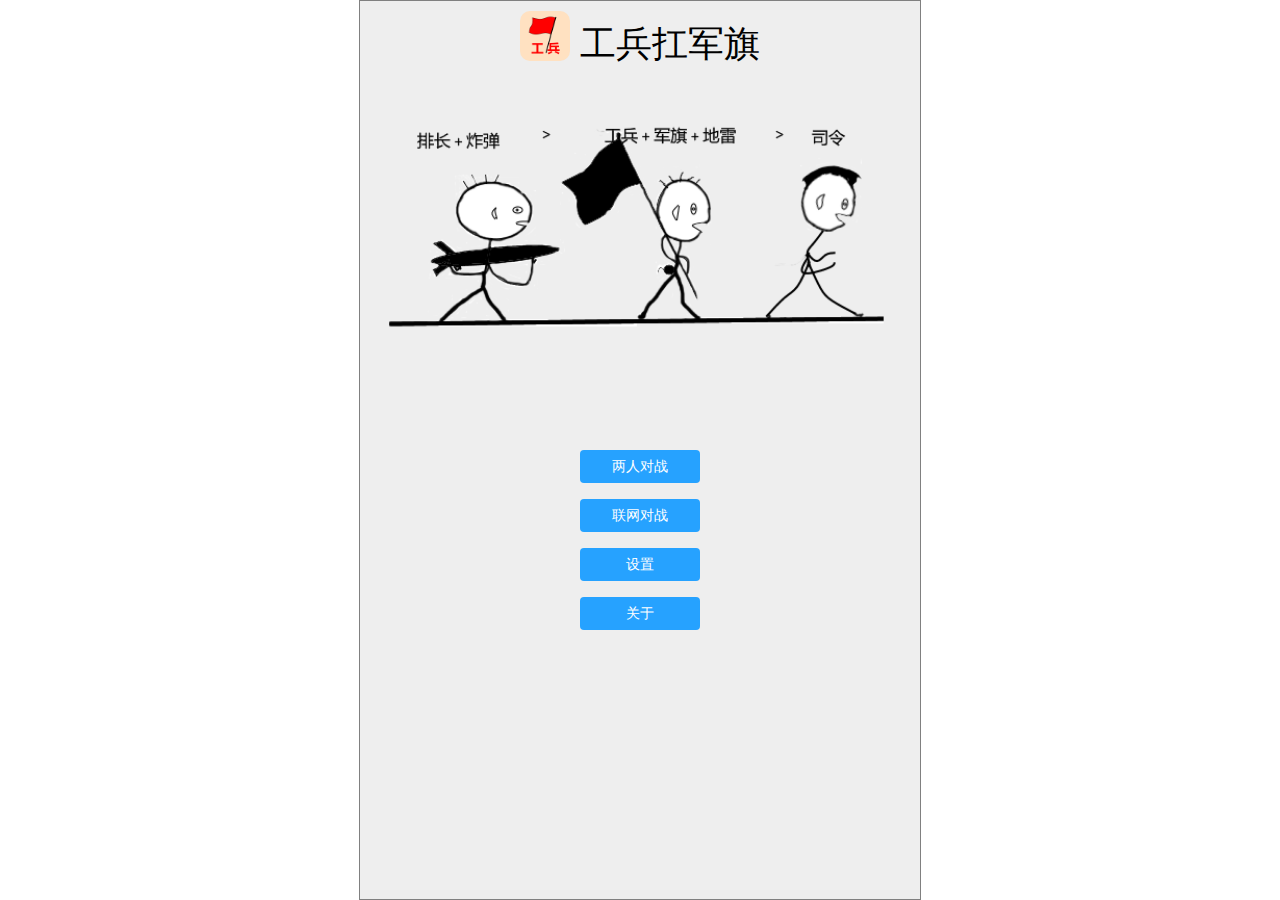
<file: junqi-web/index.html>
<!DOCTYPE html>
<html>

	<head>
		<meta charset=utf-8>
		<meta name=keywords content="工兵扛军旗 军旗 陆战棋 工兵 军旗游戏 工兵扛军旗.apk下载">
		<meta name=description content=工兵扛军旗在线游戏>
		<meta name=viewport content="width=device-width,initial-scale=1,maximum-scale=1,user-scalable=no">
		<meta name=apple-mobile-web-app-capable content=yes>
		<title>工兵扛军旗</title>
		<style id=chessMoveStyle type=text/css>
			@-webkit-keyframes chess-move{
				0% {}
				100% {}
			}
			.move{
				-webkit-animation: chess-move linear 1s;
				animation: chess-move linear 1s;
			}
			[v-cloak]{
				display: none;
			}
		</style>
		<link href=./static/css/app.17133daf2392ecabc03c.css rel=stylesheet>
	</head>

	<body>
		<div id=app>
			<style>
				.rule-container{
					max-height: 350px;
					overflow-y: auto;
					text-align: left;
					padding-bottom: 10px;
				}
				.rule-item-wrap{
					padding: 5px 0;
				}
				.rule-item-1{
					color: blue;
				}
				.rule-item-2{
					color: #FF9000;
					padding-left: 25px;
				}
				.rule-span-chess{
					color: green;
					padding: 2px 5px;
					text-align: center;
				}
				#spiderContent{
					text-align: left;
					padding: 10px;
				}
				#spiderContent *{
					user-select: text;
					-webkit-user-select: text;
					-ms-user-select: text;
				}
			</style>
			<div id=spiderContent style="">
				<h4>
					<span class=title>工兵扛军旗简介：</span>
				</h4>
				<p>【工兵扛军旗】是一种新的玩法, 此种玩法以杀光对方所有棋子为目标,展开的攻防作战。 与主流的玩法存在一些不同点，如:除工兵、炸弹外的普通棋子只能一步一步的走， 特定棋子可以组合为棋子组，军旗被扛不再是胜负的条件，而是变成杀人的工具。游戏采用html5制作，跨平台，手机电脑均支持。</p><br>
				<h4>
					<span class=title>游戏网址：</span>
				</h4>
				<p>
					<span class=title>游戏网址1：</span><br>
					<a href=http://junqi.chengxg.com class=my-a>http://junqi.chengxg.com</a>
				</p>
				<p>
					<span class=title>游戏网址2：</span><br>
					<a href=https://chengxiaogang.gitee.io/junqi class=my-a>https://chengxiaogang.gitee.io/junqi</a>
				</p>
				<p>
					<span class=title>安装包下载：</span><br>
					<a href=https://chengxiaogang.gitee.io/junqi/junqi.apk class=my-a>https://chengxiaogang.gitee.io/junqi/junqi.apk</a>
				</p><br>
				<h4>
					<span class=title>应用截图：</span>
				</h4>
				<div>
					<img src=./junqi.gif style=width:49%; alt=工兵扛军旗游戏截图>
					<img src=./images/screenshot01.png style=width:49%; alt=工兵扛军旗游戏截图>
					<img src=./images/screenshot02.png style=width:49%; alt=工兵扛军旗游戏截图>
					<img src=./images/screenshot03.png style=width:49%; alt=工兵扛军旗游戏截图>
				</div><br>
				<h4>
					<span class=title>【工兵扛军旗】规则:</span>
				</h4>
				<div class=rule-item-wrap>
					<span class=rule-item-1>简介：</span> 此玩法为翻棋玩法，
					<span class=rule-span-chess>地雷</span>被
					<span class=rule-span-chess>工兵</span>挖上不会消失，反而被
					<span class=rule-span-chess>工兵</span>所用；
					<span class=rule-span-chess>军旗</span>被
					<span class=rule-span-chess>工兵</span>扛上游戏不会结束，
					<span class=rule-span-chess>军旗</span>变成了
					<span class=rule-span-chess>工兵</span>的杀人工具；
					<span class=rule-span-chess>炸弹</span>会被
					<span class=rule-span-chess>排长</span>俘获,变成自己阵营的棋子； 该玩法意在双方进行攻防厮杀,而非进行夺棋厮杀。</div>
				<div class=rule-item-wrap>
					<span class=rule-item-1>1.军棋棋盘： </span>军棋棋盘包含铁路线、公路线，包括10个行营、46个兵站、4个大本营。在该玩法中,大本营等同于兵站。 兵站是棋子的摆放位置；铁路线是部分棋子的快行线，只要在直线上或弯路棋子走步数不限； 公路线是慢行线，每次只能移动一步； 行营是棋子的安全岛，在行营中的棋子可以免受其他任何棋子的攻击。</div>
				<div class=rule-item-wrap>
					<span class=rule-item-1>2.棋子类型：</span><br>
					<span class=rule-item-2 style="padding-left: 20px;">普通棋子类型有；</span>
					<span class=rule-span-chess>司令</span>,
					<span class=rule-span-chess>军长</span>,
					<span class=rule-span-chess>师长</span>,
					<span class=rule-span-chess>旅长</span>,
					<span class=rule-span-chess>团长</span>,
					<span class=rule-span-chess>营长</span>,
					<span class=rule-span-chess>连长</span>,
					<span class=rule-span-chess>排长</span>,
					<span class=rule-span-chess>工兵</span>,
					<span class=rule-span-chess>地雷</span>,
					<span class=rule-span-chess>军旗</span><br>
					<span class=rule-item-2 style="padding-left: 20px;">组合棋子类型有；</span>
					<span class=rule-span-chess>工兵+地雷</span>,
					<span class=rule-span-chess>工兵+军旗</span>,
					<span class=rule-span-chess>工兵+地雷+军旗</span>,
					<span class=rule-span-chess>排长+炸弹</span>， 其中（
					<span class=rule-span-chess>地雷</span>,
					<span class=rule-span-chess>军旗</span>,
					<span class=rule-span-chess>炸弹</span>均为对方棋子）。</div>
				<div class=rule-item-wrap>
					<span class=rule-item-1>3.杀棋规则：</span>
					<div style="">
						<span class=rule-item-2>普通棋子大小：</span>
						<span class=rule-span-chess>司令</span>>
						<span class=rule-span-chess>军长</span>>
						<span class=rule-span-chess>师长</span>>
						<span class=rule-span-chess>旅长</span>>
						<span class=rule-span-chess>团长</span>>
						<span class=rule-span-chess>营长</span>>
						<span class=rule-span-chess>连长</span>>
						<span class=rule-span-chess>排长</span>>
						<span class=rule-span-chess>工兵</span>
						<span class=rule-span-chess>地雷</span>和
						<span class=rule-span-chess>军旗</span>不能移动，
						<span class=rule-span-chess>炸弹</span>可以移动,但是不能进入行营，
						<span class=rule-span-chess>炸弹</span>可以炸掉除
						<span class=rule-span-chess>排长</span>之外的棋子； 相同的棋子相遇后同时消失。
						<span class=rule-span-chess>工兵</span>遇到对方的
						<span class=rule-span-chess>地雷</span>或
						<span class=rule-span-chess>军旗</span>，将变成组合棋子
						<span class=rule-span-chess>工兵+地雷</span>或
						<span class=rule-span-chess>工兵+军旗</span>或
						<span class=rule-span-chess>工兵+地雷+军旗</span>。
						<span class=rule-span-chess>排长</span>遇到对方的
						<span class=rule-span-chess>炸弹</span>变成组合棋子
						<span class=rule-span-chess>排长+炸弹</span>。</div>
					<div style="">
						<span class=rule-item-2>组合棋子大小： </span>
						<span class=rule-span-chess>工兵+地雷</span>可以炸掉比
						<span class=rule-span-chess>工兵</span>大的单个棋子同时扔掉一个
						<span class=rule-span-chess>地雷</span>，
						<span class=rule-span-chess>工兵+军旗</span>可以杀掉比
						<span class=rule-span-chess>工兵</span>大的单个棋子，
						<span class=rule-span-chess>排长+炸弹</span>的威力与
						<span class=rule-span-chess>炸弹</span>相同。
						<span class=rule-span-chess>工兵+地雷</span>、
						<span class=rule-span-chess>炸弹</span>、
						<span class=rule-span-chess>排长+炸弹</span>可以炸掉己方的
						<span class=rule-span-chess>地雷</span>、
						<span class=rule-span-chess>军旗</span>，让对方的
						<span class=rule-span-chess>工兵</span>无
						<span class=rule-span-chess>地雷</span>可挖，
						<span class=rule-span-chess>军旗</span>可扛，由此
						<span class=rule-span-chess>工兵</span>、
						<span class=rule-span-chess>地雷</span>、
						<span class=rule-span-chess>军旗</span>、
						<span class=rule-span-chess>排长</span>、
						<span class=rule-span-chess>炸弹</span>成为了双方关注的焦点。</div>
				</div>
				<div class=rule-item-wrap>
					<span class=rule-item-1>4.行棋规则： </span>
					<span class=rule-span-chess>工兵</span> 及工兵的组合棋子可以在铁路线上在没有阻挡的情况下任意行棋；
					<span class=rule-span-chess>炸弹</span> 在铁路线上走直线,其余棋子在铁路线上每次只能移动一步(和公路线上一样)； 所有棋子在公路线上只能移动一步。</div>
				<div class=rule-item-wrap>
					<span class=rule-item-1>5.阵营选择： </span>游戏开始时首先翻开的棋子的颜色为该玩家的阵营，然后双方进行厮杀。</div>
				<div class=rule-item-wrap>
					<span class=rule-item-1>6.胜负规则： </span>杀光对方的棋子或对方无棋可走（军旗被扛不会输奥），方可胜利。 玩家超时5次或断开网络链接90s自动判负。</div>
				<div class=rule-item-wrap>
					<span class=rule-item-1>7.玩法说明： </span>游戏开始时，系统随机指定一人为先手，玩家轮流进行翻棋或行棋， 轮到自己行棋时，点击自己的棋子即可选择，然后点击目的位置即可完成行棋。 左右滑动组合棋子可查看该组合棋子的棋子组成，在移动组合棋子时也可选择部分棋子进行移动。 一方的行棋时间最长为30s，超时则由另一方进行行棋。</div>
			</div>
		</div>
		<script type=text/javascript>
			document.getElementById("app").innerHTML = "";

			function plusready() {
				plus.navigator.setStatusBarBackground('#2196F3');

				// Android处理返回键
				plus.key.addEventListener('backbutton', function() {
					('iOS' == plus.os.name) ? plus.nativeUI.confirm('确认退出？', function(e) {
						if(e.index > 0) {
							plus.runtime.quit();
						}
					}, '工兵扛军旗', ['取消', '确定']): (confirm('确认退出？') && plus.runtime.quit());
				}, false);
			}

			document.addEventListener('plusready', plusready, false);
		</script>
		<script>
			(function() {
				var bp = document.createElement('script');
				var curProtocol = window.location.protocol.split(':')[0];
				if(curProtocol === 'https') {
					bp.src = 'https://zz.bdstatic.com/linksubmit/push.js';
				} else {
					bp.src = 'http://push.zhanzhang.baidu.com/push.js';
				}
				var s = document.getElementsByTagName("script")[0];
				s.parentNode.insertBefore(bp, s);
			})();
		</script>
		<script type=text/javascript src=./static/js/app.01044611809d2e8d4893.js></script>
	</body>

</html>
</file>
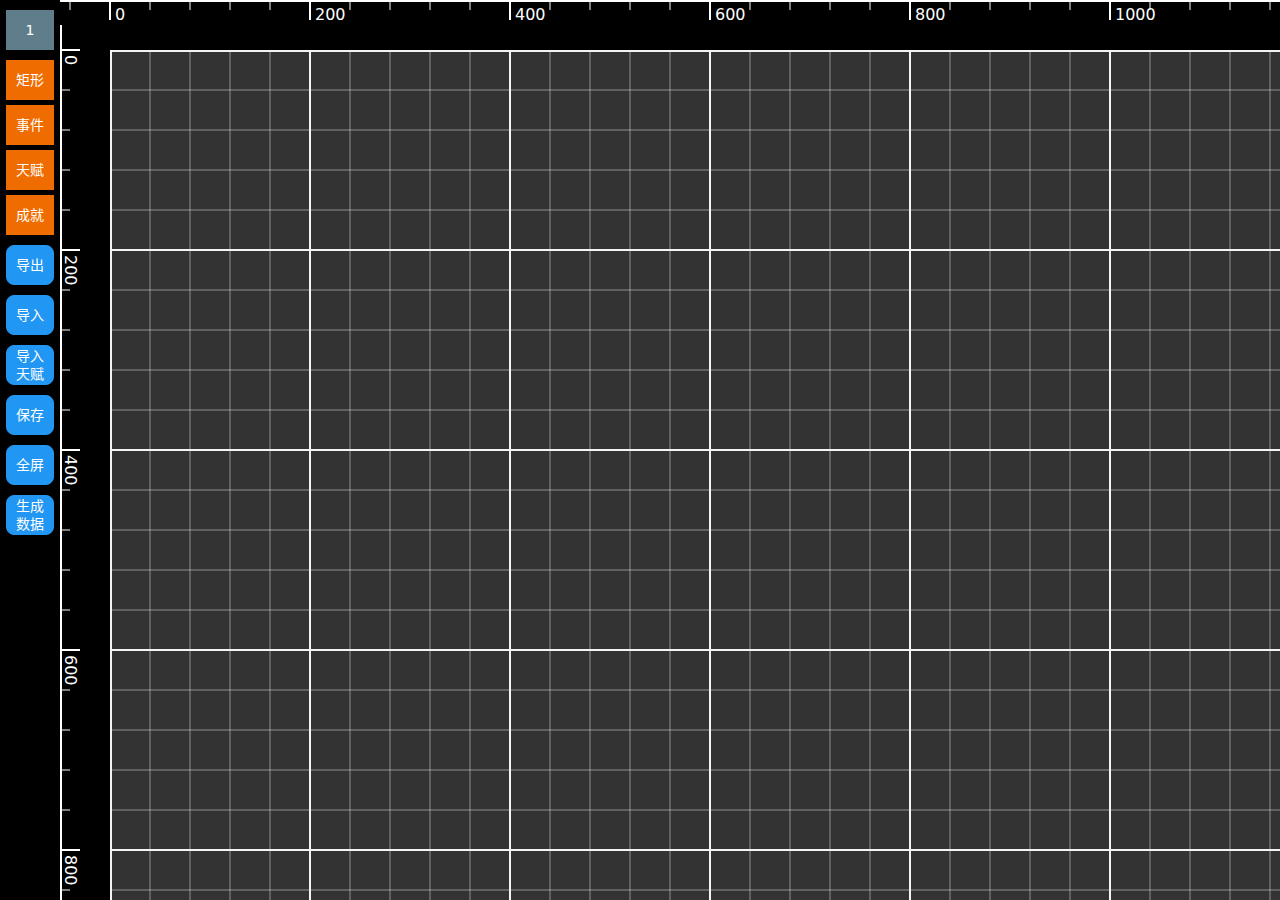
<file: my-life/index.html>
<!DOCTYPE html>
<html lang="zh-CN">

<head>
  <meta charset=" UTF-8" />
  <link rel="icon" href="./favicon.ico" />
  <meta name="viewport"
    content="width=device-width, initial-scale=1, maximum-scale=1, minimum-scale=1, user-scalable=no, minimal-ui, viewport-fit=cover">
  <meta name="apple-mobile-web-app-capable" content="yes">
  <meta name="apple-mobile-web-app-status-bar-style" content="default">
  <title>design</title>
  <script type="module" crossorigin src="./assets/default.1217d7ba.js"></script>
  <link rel="stylesheet" href="./assets/index.f37bdff3.css">
</head>

<body>
  <div id="app"></div>
  
</body>

</html>
</file>
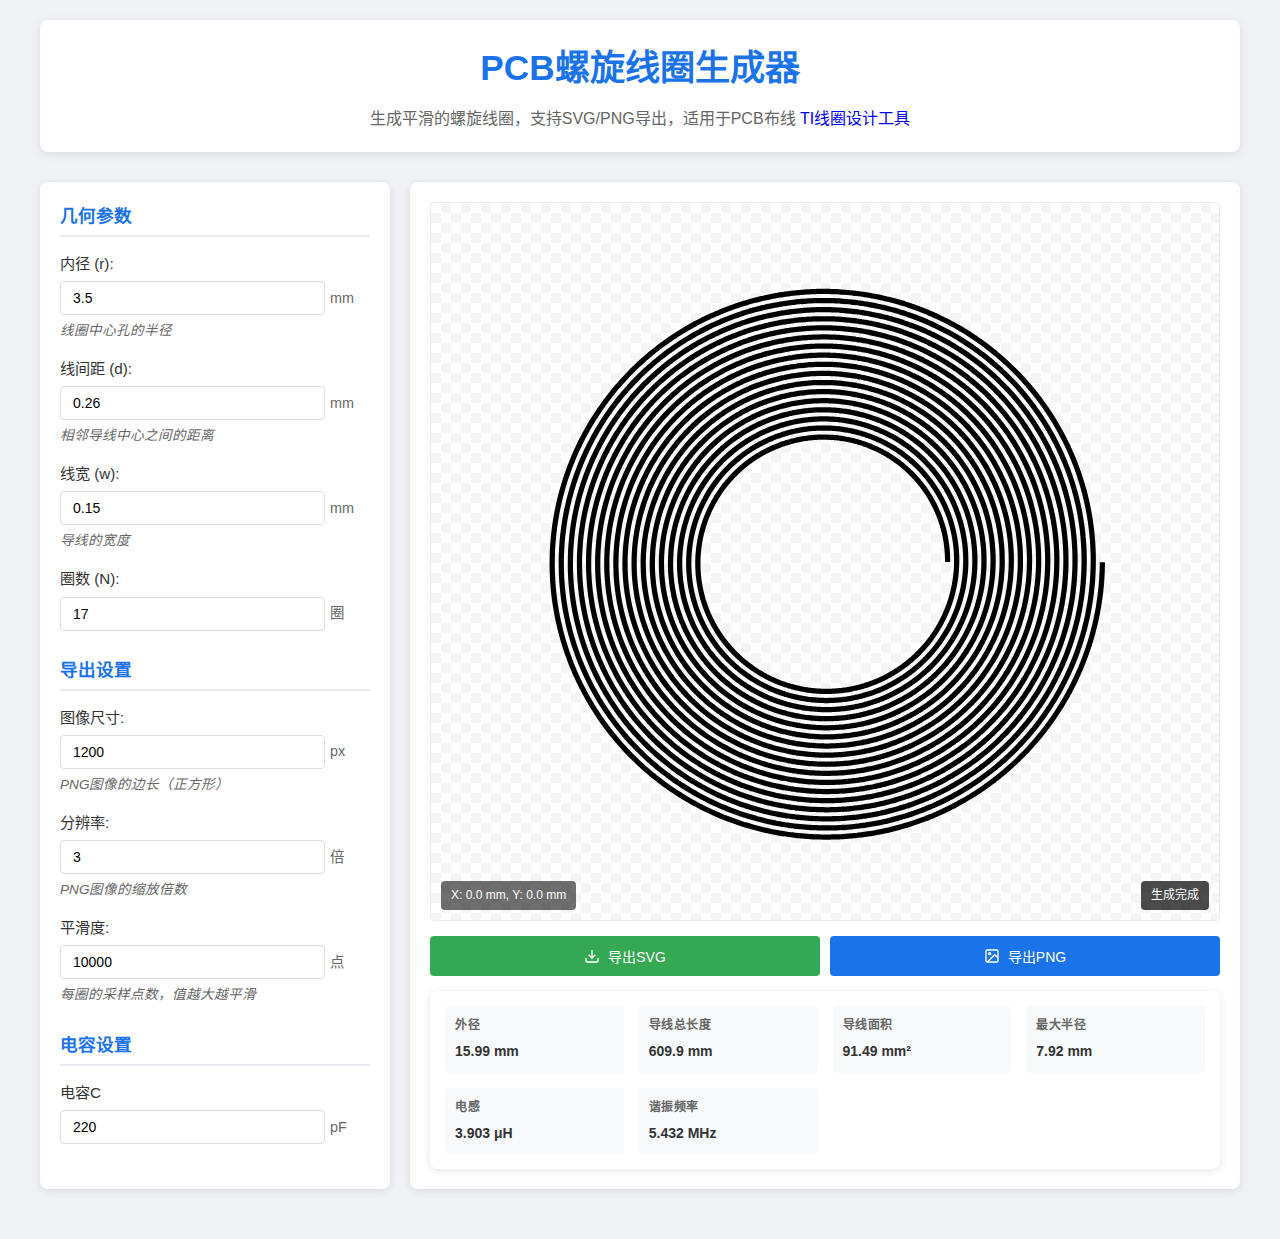
<file: eddy_coil_designer.html>
<!DOCTYPE html>
<html lang="zh-CN">

  <head>
    <meta charset="UTF-8">
    <meta name="viewport" content="width=device-width, initial-scale=1.0">
    <title>PCB螺旋线圈生成器</title>
    <style>
      * {
        margin: 0;
        padding: 0;
        box-sizing: border-box;
      }

      body {
        font-family: 'Segoe UI', Arial, sans-serif;
        line-height: 1.6;
        color: #333;
        background: #f0f2f5;
        min-height: 100vh;
        padding: 20px;
      }

      .container {
        max-width: 1200px;
        margin: 0 auto;
      }

      header {
        text-align: center;
        margin-bottom: 30px;
        padding: 20px;
        background: white;
        border-radius: 8px;
        box-shadow: 0 2px 10px rgba(0, 0, 0, 0.1);
      }

      h1 {
        color: #1a73e8;
        margin-bottom: 10px;
        font-size: 2.2em;
      }

      .subtitle {
        color: #666;
        font-size: 1em;
      }

      .content {
        display: grid;
        grid-template-columns: 350px 1fr;
        gap: 20px;
        margin-bottom: 30px;
      }

      @media (max-width: 1024px) {
        .content {
          grid-template-columns: 1fr;
        }
      }

      .control-panel {
        background: white;
        padding: 20px;
        border-radius: 8px;
        box-shadow: 0 2px 10px rgba(0, 0, 0, 0.1);
      }

      .control-group {
        margin-bottom: 25px;
      }

      .control-group h3 {
        color: #1a73e8;
        margin-bottom: 15px;
        padding-bottom: 5px;
        border-bottom: 2px solid #e8eaed;
        font-size: 1.1em;
      }

      .parameter-row {
        margin-bottom: 15px;
      }

      label {
        display: block;
        margin-bottom: 5px;
        font-weight: 500;
        color: #333;
        font-size: 0.95em;
      }

      .input-with-unit {
        display: flex;
        align-items: center;
        gap: 5px;
      }

      input[type="number"] {
        flex: 1;
        padding: 8px 12px;
        border: 1px solid #ddd;
        border-radius: 4px;
        font-size: 14px;
        transition: border 0.3s;
      }

      input[type="number"]:focus {
        outline: none;
        border-color: #1a73e8;
        box-shadow: 0 0 0 2px rgba(26, 115, 232, 0.2);
      }

      .unit {
        color: #666;
        font-size: 0.9em;
        min-width: 40px;
      }

      .checkbox-group {
        display: flex;
        align-items: center;
        gap: 10px;
      }

      .checkbox-group label {
        margin-bottom: 0;
        cursor: pointer;
      }

      input[type="checkbox"] {
        width: 16px;
        height: 16px;
        cursor: pointer;
      }

      .preview-container {
        background: white;
        padding: 20px;
        border-radius: 8px;
        box-shadow: 0 2px 10px rgba(0, 0, 0, 0.1);
        display: flex;
        flex-direction: column;
      }

      .canvas-wrapper {
        flex: 1;
        display: flex;
        align-items: center;
        justify-content: center;
        background: white;
        border-radius: 4px;
        overflow: hidden;
        border: 1px solid #e8eaed;
        min-height: 500px;
        position: relative;
      }

      canvas {
        display: block;
      }

      .controls {
        display: flex;
        gap: 10px;
        margin-top: 15px;
        flex-wrap: wrap;
      }

      button {
        padding: 10px 20px;
        border: none;
        border-radius: 4px;
        font-size: 14px;
        font-weight: 500;
        cursor: pointer;
        transition: all 0.3s ease;
        display: flex;
        align-items: center;
        justify-content: center;
        gap: 8px;
        flex: 1;
        min-width: 120px;
      }

      .btn-export-svg {
        background: #34a853;
        color: white;
      }

      .btn-export-png {
        background: #1a73e8;
        color: white;
      }

      .btn-generate {
        background: #fbbc05;
        color: white;
      }

      button:hover {
        opacity: 0.9;
        transform: translateY(-1px);
      }

      button:active {
        transform: translateY(0);
      }

      .coordinate-info {
        position: absolute;
        bottom: 10px;
        left: 10px;
        background: rgba(0, 0, 0, 0.7);
        color: white;
        padding: 5px 10px;
        border-radius: 4px;
        font-size: 12px;
        pointer-events: none;
        opacity: 0.8;
      }

      .loading {
        position: absolute;
        top: 50%;
        left: 50%;
        transform: translate(-50%, -50%);
        color: #666;
        font-size: 14px;
      }

      .status-bar {
        position: absolute;
        bottom: 10px;
        right: 10px;
        background: rgba(0, 0, 0, 0.7);
        color: white;
        padding: 5px 10px;
        border-radius: 4px;
        font-size: 12px;
      }

      .info-panel {
        background: white;
        padding: 15px;
        border-radius: 8px;
        box-shadow: 0 2px 10px rgba(0, 0, 0, 0.1);
      }

      .info-grid {
        display: grid;
        grid-template-columns: repeat(auto-fit, minmax(150px, 1fr));
        gap: 15px;
      }

      .info-item {
        padding: 10px;
        background: #f8f9fa;
        border-radius: 4px;
      }

      .info-item h4 {
        color: #666;
        margin-bottom: 5px;
        font-size: 12px;
        text-transform: uppercase;
        letter-spacing: 0.5px;
      }

      .info-item p {
        color: #333;
        font-size: 14px;
        font-weight: 600;
      }

      footer {
        text-align: center;
        margin-top: 20px;
        padding: 15px;
        color: #666;
        font-size: 0.85em;
      }

      .help-text {
        color: #666;
        font-size: 0.85em;
        margin-top: 5px;
        font-style: italic;
      }

      .canvas-border {
        width: 100%;
        height: 100%;
        display: flex;
        align-items: center;
        justify-content: center;
        background: linear-gradient(45deg, #f5f5f5 25%, transparent 25%),
          linear-gradient(-45deg, #f5f5f5 25%, transparent 25%),
          linear-gradient(45deg, transparent 75%, #f5f5f5 75%),
          linear-gradient(-45deg, transparent 75%, #f5f5f5 75%);
        background-size: 20px 20px;
        background-position: 0 0, 0 10px, 10px -10px, -10px 0px;
      }
    </style>
  </head>

  <body>
    <div class="container">
      <header>
        <h1>PCB螺旋线圈生成器</h1>
        <p class="subtitle">生成平滑的螺旋线圈，支持SVG/PNG导出，适用于PCB布线 <a style="text-decoration: none;" href="https://webench.ti.com/wb5/LDC/#/spirals" target="_blank">TI线圈设计工具</a></p>
      </header>

      <div class="content">
        <div class="control-panel">
          <div class="control-group">
            <h3>几何参数</h3>
            <div class="parameter-row">
              <label for="innerRadius">内径 (r):</label>
              <div class="input-with-unit">
                <input type="number" id="innerRadius" min="0.1" max="100" step="0.1" value="3.5">
                <span class="unit">mm</span>
              </div>
              <div class="help-text">线圈中心孔的半径</div>
            </div>
            <div class="parameter-row">
              <label for="spacing">线间距 (d):</label>
              <div class="input-with-unit">
                <input type="number" id="spacing" min="0.1" max="10" step="0.01" value="0.26">
                <span class="unit">mm</span>
              </div>
              <div class="help-text">相邻导线中心之间的距离</div>
            </div>
            <div class="parameter-row">
              <label for="wireWidth">线宽 (w):</label>
              <div class="input-with-unit">
                <input type="number" id="wireWidth" min="0.1" max="5" step="0.01" value="0.15">
                <span class="unit">mm</span>
              </div>
              <div class="help-text">导线的宽度</div>
            </div>
            <div class="parameter-row">
              <label for="turns">圈数 (N):</label>
              <div class="input-with-unit">
                <input type="number" id="turns" min="1" max="50" step="0.5" value="17">
                <span class="unit">圈</span>
              </div>
            </div>
          </div>

          <div class="control-group">
            <h3>导出设置</h3>
            <div class="parameter-row">
              <label for="imageSize">图像尺寸:</label>
              <div class="input-with-unit">
                <input type="number" id="imageSize" min="100" max="2000" step="10" value="1200">
                <span class="unit">px</span>
              </div>
              <div class="help-text">PNG图像的边长（正方形）</div>
            </div>
            <div class="parameter-row">
              <label for="resolution">分辨率:</label>
              <div class="input-with-unit">
                <input type="number" id="resolution" min="1" max="10" step="0.5" value="3">
                <span class="unit">倍</span>
              </div>
              <div class="help-text">PNG图像的缩放倍数</div>
            </div>
            <div class="parameter-row">
              <label for="smoothness">平滑度:</label>
              <div class="input-with-unit">
                <input type="number" id="smoothness" min="1" max="50000" step="100" value="10000">
                <span class="unit">点</span>
              </div>
              <div class="help-text">每圈的采样点数，值越大越平滑</div>
            </div>
          </div>

          <div class="control-group">
            <h3>电容设置</h3>
            <div class="parameter-row">
              <label>电容C</label>
              <div class="input-with-unit">
                <input type="number" id="capacitance" min="50" max="2000" step="1" value="220" />
                <span class="unit">pF</span>
              </div>
            </div>
          </div>
        </div>

        <!-- 生成线圈按钮已移除：参数修改后将自动保存并触发重绘 -->

        <div class="preview-container">
          <div class="canvas-wrapper">
            <div class="canvas-border">
              <canvas id="coilCanvas" width="600" height="600"></canvas>
            </div>
            <div class="coordinate-info" id="coordInfo">X: 0.0 mm, Y: 0.0 mm</div>
            <div class="status-bar" id="statusBar">就绪</div>
            <div class="loading" id="loading" style="display: none;">生成中...</div>
          </div>

          <div class="controls">
            <button class="btn-export-svg" id="exportSvg">
              <svg width="16" height="16" viewBox="0 0 24 24" fill="none" stroke="currentColor" stroke-width="2">
                <path d="M21 15v4a2 2 0 0 1-2 2H5a2 2 0 0 1-2-2v-4" />
                <polyline points="7 10 12 15 17 10" />
                <line x1="12" y1="15" x2="12" y2="3" />
              </svg>
              导出SVG
            </button>
            <button class="btn-export-png" id="exportPng">
              <svg width="16" height="16" viewBox="0 0 24 24" fill="none" stroke="currentColor" stroke-width="2">
                <rect x="3" y="3" width="18" height="18" rx="2" ry="2" />
                <circle cx="8.5" cy="8.5" r="1.5" />
                <polyline points="21 15 16 10 5 21" />
              </svg>
              导出PNG
            </button>
          </div>

          <div class="info-panel" style="margin-top: 15px;">
            <div class="info-grid">
              <div class="info-item">
                <h4>外径</h4>
                <p id="outerRadius">-- mm</p>
              </div>
              <div class="info-item">
                <h4>导线总长度</h4>
                <p id="totalLength">-- mm</p>
              </div>
              <div class="info-item">
                <h4>导线面积</h4>
                <p id="wireArea">-- mm²</p>
              </div>
              <div class="info-item">
                <h4>最大半径</h4>
                <p id="maxRadius">-- mm</p>
              </div>
              <div class="info-item">
                <h4>电感</h4>
                <p id="inductance">-- μH</p>
              </div>
              <div class="info-item">
                <h4>谐振频率</h4>
                <p id="resonantFreq">--</p>
              </div>
            </div>
          </div>
        </div>
      </div>
    </div>

    <script>
      // 全局变量
      let canvas, ctx;
      let coilData = null;
      let autoGenerateTimer = null;
      let currentParams = {
        innerRadius: 3.5,
        spacing: 0.26,
        wireWidth: 0.15,
        turns: 17,
        // 默认电容（单位 pF）
        capacitance: 220,
        // 铜厚（oz），默认 PCB 常用 1 oz
        copperOz: 1,
        imageSize: 1200,
        resolution: 3,
        smoothness: 10000,
        showWire: true,
        transparentBg: true
      };

      // 初始化
      document.addEventListener('DOMContentLoaded', function () {
        canvas = document.getElementById('coilCanvas');
        ctx = canvas.getContext('2d', { alpha: true });

        // 尝试加载已保存的参数（若存在）
        loadSavedParams();

        // 设置初始值
        setInputValues();

        // 绑定事件
        bindEvents();

        // 初始生成
        generateCoil();
      });

      // 设置输入框初始值
      function setInputValues() {
        document.getElementById('innerRadius').value = currentParams.innerRadius;
        document.getElementById('spacing').value = currentParams.spacing;
        document.getElementById('wireWidth').value = currentParams.wireWidth;
        document.getElementById('turns').value = currentParams.turns;
        document.getElementById('imageSize').value = currentParams.imageSize;
        document.getElementById('resolution').value = currentParams.resolution;
        document.getElementById('smoothness').value = currentParams.smoothness;
        const capEl = document.getElementById('capacitance');
        if (capEl) capEl.value = currentParams.capacitance;
        const showWireEl = document.getElementById('showWire');
        if (showWireEl) showWireEl.checked = currentParams.showWire;
        const transparentEl = document.getElementById('transparentBg');
        if (transparentEl) transparentEl.checked = currentParams.transparentBg;
        // 若页面有铜厚输入（未添加控件时跳过）
        const copperEl = document.getElementById('copperOz');
        if (copperEl) copperEl.value = currentParams.copperOz;
      }

      // 绑定事件
      function bindEvents() {
        // 输入框变化
        document.querySelectorAll('input[type="number"]').forEach(input => {
          input.addEventListener('input', updateParam);
        });

        // 复选框变化
        document.querySelectorAll('input[type="checkbox"]').forEach(input => {
          input.addEventListener('change', updateParam);
        });

        // 按钮点击（生成按钮已移除，保留导出按钮绑定）
        document.getElementById('exportSvg').addEventListener('click', exportSvg);
        document.getElementById('exportPng').addEventListener('click', exportPng);

        // 鼠标移动显示坐标
        canvas.addEventListener('mousemove', showCoordinates);
      }

      // 更新参数
      function updateParam(e) {
        const id = e.target.id;
        let value;
        if (e.target.type === 'checkbox') {
          value = e.target.checked;
        } else {
          // 使用严格的数值解析与回退，避免空字符串或非法输入导致 NaN
          const raw = e.target.value;
          const parsed = parseFloat(raw);
          const min = parseFloat(e.target.min);
          const max = parseFloat(e.target.max);
          if (isNaN(parsed)) {
            // 回退为最小值或之前的参数值
            value = isFinite(min) ? min : currentParams[id] || 0;
            e.target.value = value;
          } else {
            value = parsed;
            if (!isNaN(min) && value < min) { value = min; e.target.value = value; }
            if (!isNaN(max) && value > max) { value = max; e.target.value = value; }
          }
        }

        currentParams[id] = value;
        // 自动保存最新参数（轻量写入 localStorage）
        try { saveParamsToStorage(false); } catch (err) { /* ignore */ }
        // 参数变化后自动生成（去抖）
        scheduleGenerate();
      }

      // 去抖调度自动生成，避免频繁重绘
      function scheduleGenerate(delay = 200) {
        if (autoGenerateTimer) clearTimeout(autoGenerateTimer);
        autoGenerateTimer = setTimeout(() => {
          try {
            generateCoil();
          } catch (err) {
            console.error('自动生成错误', err);
          }
        }, delay);
      }

      // 将当前参数保存到 localStorage
      function saveParamsToStorage(showNotice = false) {
        try {
          const serializable = Object.assign({}, currentParams);
          // 确保只保存基本类型
          localStorage.setItem('coil_last_params', JSON.stringify(serializable));
          if (showNotice) document.getElementById('statusBar').textContent = '参数已保存';
        } catch (err) {
          console.warn('保存参数失败', err);
          if (showNotice) document.getElementById('statusBar').textContent = '保存失败';
        }
      }

      // 从 localStorage 加载参数（仅覆盖已知字段）
      function loadSavedParams() {
        try {
          const raw = localStorage.getItem('coil_last_params');
          if (!raw) return;
          const obj = JSON.parse(raw);
          if (!obj || typeof obj !== 'object') return;
          // 仅接受已知字段，防止注入
          const keys = Object.keys(currentParams);
          let changed = false;
          keys.forEach(k => {
            if (Object.prototype.hasOwnProperty.call(obj, k)) {
              const v = obj[k];
              // 简单类型校验
              if (typeof currentParams[k] === 'boolean') {
                currentParams[k] = !!v;
              } else if (typeof currentParams[k] === 'number') {
                const parsed = parseFloat(v);
                if (!isNaN(parsed)) currentParams[k] = parsed;
              } else {
                currentParams[k] = v;
              }
              changed = true;
            }
          });
          if (changed) document.getElementById('statusBar').textContent = '已加载上次保存参数';
        } catch (err) {
          console.warn('加载保存参数失败', err);
        }
      }

      // NOTE: 手动清除保存的接口已移除（改为只自动保存/加载）。如需清除请在控制台运行：localStorage.removeItem('coil_last_params')

      // 生成螺旋线数据（高精度）
      function generateSpiralData() {
        const { innerRadius, spacing, wireWidth, turns, smoothness } = currentParams;

        // 计算总点数和步长
        // 使 pointsPerTurn 与 totalPoints 为整数并有最小保护，避免 smoothness/turns 为小数或极小值导致数组越界或除以0
        const pointsPerTurn = Math.max(3, Math.round(smoothness));
        const totalPoints = Math.max(3, Math.round(turns * pointsPerTurn));
        if (pointsPerTurn < 3 || totalPoints < 3) {
          throw new Error('采样点太少：请增大圈数或平滑度（smoothness/turns）以获得足够采样点');
        }
        const dTheta = (2 * Math.PI) / pointsPerTurn;

        // 预分配数组
        const x = new Float64Array(totalPoints);
        const y = new Float64Array(totalPoints);
        const x_outer = new Float64Array(totalPoints);
        const y_outer = new Float64Array(totalPoints);
        const x_inner = new Float64Array(totalPoints);
        const y_inner = new Float64Array(totalPoints);

        let maxRadius = 0;
        let maxOuterRadius = 0;
        let totalLength = 0;

        // 生成螺旋线点
        // theta 计算：i 对应的角度按 pointsPerTurn 循环
        for (let i = 0; i < totalPoints; i++) {
          const theta = (i / pointsPerTurn) * 2 * Math.PI;
          const r = innerRadius + (spacing * theta) / (2 * Math.PI);

          if (r > maxRadius) maxRadius = r;

          // 中心线坐标
          x[i] = r * Math.cos(theta);
          // 使用数学坐标系：y 为正向上（不要取绝对值），绘制时把 y 取反以适配 Canvas 的向下为正
          y[i] = r * Math.sin(theta);

          // 计算法向量（用于偏移）
          const dx_dt = (spacing / (2 * Math.PI)) * Math.cos(theta) - r * Math.sin(theta);
          const dy_dt = (spacing / (2 * Math.PI)) * Math.sin(theta) + r * Math.cos(theta);
          const norm = Math.sqrt(dx_dt * dx_dt + dy_dt * dy_dt);
          const nx = -dy_dt / norm;
          const ny = dx_dt / norm;

          // 计算内外边界
          x_outer[i] = x[i] + (wireWidth / 2) * nx;
          y_outer[i] = y[i] + (wireWidth / 2) * ny;
          x_inner[i] = x[i] - (wireWidth / 2) * nx;
          y_inner[i] = y[i] - (wireWidth / 2) * ny;

          // 计算真实的外径（考虑偏移后点到原点的距离），用于精确的边界和缩放
          const outerRad = Math.sqrt(x_outer[i] * x_outer[i] + y_outer[i] * y_outer[i]);
          const innerRad = Math.sqrt(x_inner[i] * x_inner[i] + y_inner[i] * y_inner[i]);
          if (outerRad > maxOuterRadius) maxOuterRadius = outerRad;
          if (innerRad > maxOuterRadius) maxOuterRadius = innerRad;

          // 计算长度
          if (i > 0) {
            const dx = x[i] - x[i - 1];
            const dy = y[i] - y[i - 1];
            totalLength += Math.sqrt(dx * dx + dy * dy);
          }
        }

        // 计算导线面积
        const outerRadius = Math.max(maxOuterRadius, maxRadius + wireWidth / 2);
        const wireArea = totalLength * wireWidth;

        return {
          x, y,
          x_outer, y_outer,
          x_inner, y_inner,
          totalPoints,
          totalLength,
          maxRadius,
          outerRadius,
          wireArea
        };
      }

      // 生成线圈
      function generateCoil() {
        showLoading(true);
        document.getElementById('statusBar').textContent = '正在生成...';

        // 异步生成以避免阻塞UI
        setTimeout(() => {
          try {
            coilData = generateSpiralData();
            drawCoil();
            updateInfoPanel();
            document.getElementById('statusBar').textContent = '生成完成';
          } catch (error) {
            console.error('生成错误:', error);
            // 将错误信息展示到状态栏，方便用户调整参数
            document.getElementById('statusBar').textContent = `生成失败: ${error && error.message ? error.message : '未知错误'}`;
          } finally {
            showLoading(false);
          }
        }, 50);
      }

      // 绘制线圈（预览）
      function drawCoil() {
        if (!coilData) return;

        const { showWire, transparentBg } = currentParams;
        const canvasSize = 600;
        canvas.width = canvasSize;
        canvas.height = canvasSize;

        // 清空画布
        ctx.clearRect(0, 0, canvas.width, canvas.height);

        if (!transparentBg) {
          ctx.fillStyle = 'white';
          ctx.fillRect(0, 0, canvas.width, canvas.height);
        }

        // 计算缩放和平移
        const { maxRadius, outerRadius } = coilData;
        const padding = 20;
        // 使用 outerRadius（包含导线偏移）作为缩放基准，避免被裁剪
        const scale = (canvasSize - padding * 2) / (outerRadius * 2);
        const offsetX = canvasSize / 2;
        const offsetY = canvasSize / 2;

        // 保存状态
        ctx.save();
        ctx.translate(offsetX, offsetY);
        ctx.scale(scale, scale);

        // 绘制导线区域
        if (showWire) {
          drawSmoothWire();
        }

        // 恢复状态
        ctx.restore();
      }

      // 绘制平滑的导线区域
      function drawSmoothWire() {
            const { x_outer, y_outer, x_inner, y_inner } = coilData;

            // 为预览进行降采样，避免在 smoothness 很大时产生过多绘制命令
            function decimate(xs, ys, maxPoints) {
              const n = xs.length;
              if (n <= maxPoints) {
                const pts = new Array(n);
                for (let i = 0; i < n; i++) pts[i] = { x: xs[i], y: -ys[i] };
                return pts;
              }
              const step = Math.max(1, Math.floor(n / maxPoints));
              const pts = [];
              for (let i = 0; i < n; i += step) pts.push({ x: xs[i], y: -ys[i] });
              // 确保末尾点包含
              if ((n - 1) % step !== 0) pts.push({ x: xs[n - 1], y: -ys[n - 1] });
              return pts;
            }

            // 控制预览点数上限（可调整），10000 对大多数浏览器为良好折中
            const maxPreviewPoints = 10000;
            const outerPts = decimate(x_outer, y_outer, maxPreviewPoints);
            const innerPts = decimate(x_inner, y_inner, maxPreviewPoints).reverse();

            // 如果进行了降采样，提示用户预览被简化（不会影响导出）
            if ((x_outer.length > outerPts.length) || (x_inner.length > innerPts.length)) {
              const bar = document.getElementById('statusBar');
              if (bar) bar.textContent = `预览已降采样显示 (${outerPts.length} pts)`;
            }

            ctx.beginPath();

            // 外边界（使用简化点做贝塞尔逼近）
            for (let i = 0; i < outerPts.length; i++) {
              const p = outerPts[i];
              if (i === 0) ctx.moveTo(p.x, p.y);
              else {
                const prev = outerPts[i - 1];
                const next = i < outerPts.length - 1 ? outerPts[i + 1] : p;
                const cp1x = (prev.x + p.x) / 2;
                const cp1y = (prev.y + p.y) / 2;
                const cp2x = (p.x + next.x) / 2;
                const cp2y = (p.y + next.y) / 2;
                ctx.bezierCurveTo(cp1x, cp1y, cp2x, cp2y, p.x, p.y);
              }
            }

            // 内边界（反向）
            for (let i = 0; i < innerPts.length; i++) {
              const p = innerPts[i];
              if (i === 0) ctx.lineTo(p.x, p.y);
              else {
                const prev = innerPts[i - 1];
                const next = i < innerPts.length - 1 ? innerPts[i + 1] : p;
                const cp1x = (prev.x + p.x) / 2;
                const cp1y = (prev.y + p.y) / 2;
                const cp2x = (p.x + next.x) / 2;
                const cp2y = (p.y + next.y) / 2;
                ctx.bezierCurveTo(cp1x, cp1y, cp2x, cp2y, p.x, p.y);
              }
            }

            ctx.closePath();
            ctx.fillStyle = 'black';
            ctx.fill();
      }

      // 更新信息面板
      function updateInfoPanel() {
        if (!coilData) return;

        // 外径显示为直径（直径 = 2 * 半径）
        document.getElementById('outerRadius').textContent = (coilData.outerRadius * 2).toFixed(2) + ' mm';
        document.getElementById('totalLength').textContent = coilData.totalLength.toFixed(1) + ' mm';
        document.getElementById('wireArea').textContent = coilData.wireArea.toFixed(2) + ' mm²';
        document.getElementById('maxRadius').textContent = coilData.maxRadius.toFixed(2) + ' mm';
        // 电感近似：使用 Mohan 等人的平面螺旋近似（适用于圆形/近圆形平面线圈）
        try {
          const mu0 = 4 * Math.PI * 1e-7; // H/m
          const N = parseFloat(currentParams.turns) || 0;
          // 外径/内径（mm）
          const Dout_mm = coilData.outerRadius * 2;
          const Din_mm = currentParams.innerRadius * 2;
          // Davg_m 应为平均半径（m），Mohan 公式中使用的是平均半径而非直径
          const Davg_m = ((Dout_mm + Din_mm) / 4) / 1000.0; // 平均半径，m
          const rho = (Dout_mm - Din_mm) / (Dout_mm + Din_mm || 1);
          let L_h = 0;
          if (Davg_m > 0 && N > 0 && rho > 0) {
            // Mohan-like formula: L ≈ μ0 * N^2 * Davg * ( ln(2.46/ρ) + 0.2*ρ^2 )
            const term = Math.log(2.46 / rho) + 0.2 * rho * rho;
            L_h = mu0 * N * N * Davg_m * term;
          }
          const L_uH = L_h * 1e6; // μH
          document.getElementById('inductance').textContent = (L_uH > 0 ? L_uH.toFixed(3) : '--') + ' μH';
          // 计算谐振频率：f = 1 / (2π sqrt(L * C))
          try {
            const C_pF = parseFloat(currentParams.capacitance) || 0;
            const C_F = C_pF * 1e-12; // pF -> F
            let fresText = '--';
            if (L_h > 0 && C_F > 0) {
              const fHz = 1 / (2 * Math.PI * Math.sqrt(L_h * C_F));
              if (fHz >= 1e6) fresText = (fHz / 1e6).toFixed(3) + ' MHz';
              else if (fHz >= 1e3) fresText = (fHz / 1e3).toFixed(3) + ' kHz';
              else fresText = fHz.toFixed(2) + ' Hz';
            }
            const rfEl = document.getElementById('resonantFreq');
            if (rfEl) rfEl.textContent = fresText;
          } catch (err) {
            const rfEl = document.getElementById('resonantFreq'); if (rfEl) rfEl.textContent = '--';
          }
        } catch (err) {
          document.getElementById('inductance').textContent = '-- μH';
        }
      }

      // 显示坐标
      function showCoordinates(e) {
        const rect = canvas.getBoundingClientRect();
        const x = e.clientX - rect.left;
        const y = e.clientY - rect.top;

        if (!coilData) return;

        // 转换为世界坐标
        const { outerRadius } = coilData;
        const canvasSize = 600;
        const padding = 20;
        const scale = (canvasSize - padding * 2) / (outerRadius * 2);
        const offsetX = canvasSize / 2;
        const offsetY = canvasSize / 2;

        const worldX = (x - offsetX) / scale;
        const worldY = (offsetY - y) / scale; // 反转Y轴

        document.getElementById('coordInfo').textContent =
          `X: ${worldX.toFixed(3)} mm, Y: ${worldY.toFixed(3)} mm`;
      }

      // 导出SVG（用于PCB布线）
      function exportSvg() {
        if (!coilData) return;

        const { innerRadius, spacing, wireWidth, turns } = currentParams;
        const { x_outer, y_outer, x_inner, y_inner, totalPoints, outerRadius } = coilData;

        // 计算SVG尺寸和偏移
        const margin = wireWidth * 2;
        const svgSize = outerRadius * 2 + margin * 2;
        const center = svgSize / 2;

        // 生成更平滑的 SVG 路径：使用 Catmull-Rom -> Bezier 转换
        function decimatePoints(xs, ys, step) {
          const pts = [];
          for (let i = 0; i < xs.length; i += step) {
            pts.push({ x: xs[i] + center, y: center - ys[i] });
          }
          // 确保最后一个点包含
          if ((xs.length - 1) % step !== 0) {
            const i = xs.length - 1;
            pts.push({ x: xs[i] + center, y: center - ys[i] });
          }
          return pts;
        }

        function catmullRom2bezier(points, closed) {
          // 使用 centripetal Catmull-Rom (alpha = 0.5) 转换为三次 Bezier，减少尖刺/overshoot
          const d = [];
          const n = points.length;
          if (n < 2) return '';
          const alpha = 0.5;

          function dist(a, b) {
            const dx = b.x - a.x;
            const dy = b.y - a.y;
            return Math.sqrt(dx * dx + dy * dy);
          }

          function getPoint(i) {
            if (closed) return points[(i + n) % n];
            if (i < 0) return points[0];
            if (i >= n) return points[n - 1];
            return points[i];
          }

          d.push(`M ${points[0].x} ${points[0].y}`);

          const loopEnd = n - (closed ? 0 : 1);
          for (let i = 0; i < loopEnd; i++) {
            const p0 = getPoint(i - 1);
            const p1 = getPoint(i);
            const p2 = getPoint(i + 1);
            const p3 = getPoint(i + 2);

            const d01 = Math.pow(dist(p0, p1), alpha);
            const d12 = Math.pow(dist(p1, p2), alpha);
            const d23 = Math.pow(dist(p2, p3), alpha);

            // 计算控制点因子，避免除零
            const denom1 = (d01 + d12) || 1;
            const denom2 = (d12 + d23) || 1;

            const cp1x = p1.x + (p2.x - p0.x) * (d12 / (3 * denom1));
            const cp1y = p1.y + (p2.y - p0.y) * (d12 / (3 * denom1));

            const cp2x = p2.x - (p3.x - p1.x) * (d12 / (3 * denom2));
            const cp2y = p2.y - (p3.y - p1.y) * (d12 / (3 * denom2));

            d.push(`C ${cp1x} ${cp1y} ${cp2x} ${cp2y} ${p2.x} ${p2.y}`);
          }

          if (closed) d.push('Z');
          return d.join(' ');
        }

        // 控制导出采样密度：目标点数上限（越大越平滑，文件越大）
        const maxSvgPoints = 2000;
        const step = Math.max(1, Math.floor(totalPoints / maxSvgPoints));

        const outerPts = decimatePoints(x_outer, y_outer, step);
        const innerPts = decimatePoints(x_inner, y_inner, step).reverse();

        // 进一步处理：先平滑再简化点，减少噪点与尖刺
        function smoothPoints(pts, window = 3) {
          if (pts.length <= 2) return pts;
          const out = [];
          const half = Math.floor(window / 2);
          for (let i = 0; i < pts.length; i++) {
            let sx = 0, sy = 0, cnt = 0;
            for (let j = i - half; j <= i + half; j++) {
              const idx = (j + pts.length) % pts.length; // wrap for closed
              sx += pts[idx].x; sy += pts[idx].y; cnt++;
            }
            out.push({ x: sx / cnt, y: sy / cnt });
          }
          return out;
        }

        // Ramer-Douglas-Peucker 点简化（递归）
        function rdp(points, epsilon) {
          if (points.length < 3) return points.slice();
          // find point with max distance
          let dmax = 0; let index = 0;
          const end = points.length - 1;
          for (let i = 1; i < end; i++) {
            const d = pointLineDistance(points[i], points[0], points[end]);
            if (d > dmax) { index = i; dmax = d; }
          }
          if (dmax > epsilon) {
            const rec1 = rdp(points.slice(0, index + 1), epsilon);
            const rec2 = rdp(points.slice(index, points.length), epsilon);
            return rec1.slice(0, -1).concat(rec2);
          } else {
            return [points[0], points[end]];
          }
        }

        function pointLineDistance(p, a, b) {
          const A = p.x - a.x; const B = p.y - a.y;
          const C = b.x - a.x; const D = b.y - a.y;
          const dot = A * C + B * D;
          const len_sq = C * C + D * D;
          let param = (len_sq !== 0) ? dot / len_sq : -1;
          let xx, yy;
          if (param < 0) { xx = a.x; yy = a.y; }
          else if (param > 1) { xx = b.x; yy = b.y; }
          else { xx = a.x + param * C; yy = a.y + param * D; }
          const dx = p.x - xx; const dy = p.y - yy; return Math.sqrt(dx * dx + dy * dy);
        }

        // 平滑与简化（为闭合路径做环绕拷贝以避免端点效应）
        function preprocessPoints(pts) {
          if (pts.length <= 4) return pts;
          const sm = smoothPoints(pts, 5);
          // epsilon 相对于 svgSize 缩放，保证在不同尺寸下有合理阈值
          const eps = Math.max(0.5, svgSize * 0.0005);
          const simp = rdp(sm, eps);
          // 如果简化后点太少，退回平滑后的结果
          return simp.length >= 3 ? simp : sm;
        }

        // 导出预处理策略：
        // 'safe' - 仅降采样，不额外平滑/简化（保留原始拓扑，默认）
        // 'aggressive' - 先平滑再简化，可能消除残影但在极端参数下会改变轮廓
        const exportMode = 'safe';
        const outerPre = exportMode === 'aggressive' ? preprocessPoints(outerPts) : outerPts;
        const innerPre = exportMode === 'aggressive' ? preprocessPoints(innerPts) : innerPts;

        // 构建路径：外边界（闭合） + 内边界（反向闭合）
        let svgPath = '';
        if (outerPre.length >= 2) svgPath += catmullRom2bezier(outerPre, true);
        if (innerPre.length >= 2) svgPath += ' ' + catmullRom2bezier(innerPre, true);

        // 创建SVG文档
        const svg = `<?xml version="1.0" encoding="UTF-8" standalone="no"?>
      <!DOCTYPE svg PUBLIC "-//W3C//DTD SVG 1.1//EN" "http://www.w3.org/Graphics/SVG/1.1/DTD/svg11.dtd">
      <svg width="${svgSize}mm" height="${svgSize}mm" viewBox="0 0 ${svgSize} ${svgSize}" 
           xmlns="http://www.w3.org/2000/svg" version="1.1">
          <path d="${svgPath}" fill="black" stroke="none" fill-rule="evenodd"/>
      </svg>`;

        // 下载SVG文件
        downloadFile(svg, `coil_r${innerRadius}_d${spacing}_w${wireWidth}_n${turns}.svg`, 'image/svg+xml');
        document.getElementById('statusBar').textContent = 'SVG已导出';
      }

      // 导出PNG（全尺寸高质量）
      function exportPng() {
        if (!coilData) return;

        showLoading(true);
        document.getElementById('statusBar').textContent = '正在导出PNG...';

        setTimeout(() => {
          try {
            const { imageSize, resolution, transparentBg } = currentParams;
            const finalSize = imageSize * resolution;

            // 创建临时canvas
            const tempCanvas = document.createElement('canvas');
            tempCanvas.width = finalSize;
            tempCanvas.height = finalSize;
            const tempCtx = tempCanvas.getContext('2d');

            // 设置高质量渲染
            tempCtx.imageSmoothingEnabled = true;
            tempCtx.imageSmoothingQuality = 'high';

            // 设置背景
            if (!transparentBg) {
              tempCtx.fillStyle = 'white';
              tempCtx.fillRect(0, 0, finalSize, finalSize);
            }

            // 计算缩放和平移
            const { maxRadius } = coilData;
            const margin = currentParams.wireWidth * 2;
            const scale = (finalSize - margin * 2) / (maxRadius * 2 + currentParams.wireWidth);
            const offsetX = finalSize / 2;
            const offsetY = finalSize / 2;

            // 绘制到临时canvas
            tempCtx.save();
            tempCtx.translate(offsetX, offsetY);
            tempCtx.scale(scale, scale);

            // 绘制平滑导线区域
            drawSmoothWireToContext(tempCtx);

            tempCtx.restore();

            // 导出PNG
            tempCanvas.toBlob(blob => {
              const url = URL.createObjectURL(blob);
              const a = document.createElement('a');
              a.href = url;
              const { innerRadius, spacing, wireWidth, turns } = currentParams;
              a.download = `coil_r${innerRadius}_d${spacing}_w${wireWidth}_n${turns}_${imageSize}px.png`;
              document.body.appendChild(a);
              a.click();
              document.body.removeChild(a);
              URL.revokeObjectURL(url);

              document.getElementById('statusBar').textContent = 'PNG已导出';
            }, 'image/png');

          } catch (error) {
            console.error('导出PNG错误:', error);
            document.getElementById('statusBar').textContent = '导出失败';
          } finally {
            showLoading(false);
          }
        }, 100);
      }

      // 绘制平滑导线到指定上下文
      function drawSmoothWireToContext(ctx) {
        if (!coilData) return;
        const { x_outer, y_outer, x_inner, y_inner } = coilData;

        // 使用与预览相同的降采样策略
        function decimate(xs, ys, maxPoints) {
          const n = xs.length;
          if (n <= maxPoints) {
            const pts = new Array(n);
            for (let i = 0; i < n; i++) pts[i] = { x: xs[i], y: -ys[i] };
            return pts;
          }
          const step = Math.max(1, Math.floor(n / maxPoints));
          const pts = [];
          for (let i = 0; i < n; i += step) pts.push({ x: xs[i], y: -ys[i] });
          if ((n - 1) % step !== 0) pts.push({ x: xs[n - 1], y: -ys[n - 1] });
          return pts;
        }

        const maxPreviewPoints = 10000;
        const outerPts = decimate(x_outer, y_outer, maxPreviewPoints);
        const innerPts = decimate(x_inner, y_inner, maxPreviewPoints).reverse();

        ctx.beginPath();
        for (let i = 0; i < outerPts.length; i++) {
          const p = outerPts[i];
          if (i === 0) ctx.moveTo(p.x, p.y);
          else {
            const prev = outerPts[i - 1];
            const next = i < outerPts.length - 1 ? outerPts[i + 1] : p;
            const cp1x = prev.x + (p.x - prev.x) * 0.5;
            const cp1y = prev.y + (p.y - prev.y) * 0.5;
            const cp2x = p.x + (next.x - p.x) * 0.5;
            const cp2y = p.y + (next.y - p.y) * 0.5;
            ctx.bezierCurveTo(cp1x, cp1y, cp2x, cp2y, p.x, p.y);
          }
        }

        for (let i = 0; i < innerPts.length; i++) {
          const p = innerPts[i];
          if (i === 0) ctx.lineTo(p.x, p.y);
          else {
            const prev = innerPts[i - 1];
            const next = i < innerPts.length - 1 ? innerPts[i + 1] : p;
            const cp1x = prev.x + (p.x - prev.x) * 0.5;
            const cp1y = prev.y + (p.y - prev.y) * 0.5;
            const cp2x = p.x + (next.x - p.x) * 0.5;
            const cp2y = p.y + (next.y - p.y) * 0.5;
            ctx.bezierCurveTo(cp1x, cp1y, cp2x, cp2y, p.x, p.y);
          }
        }

        ctx.closePath();
        ctx.fillStyle = 'black';
        ctx.fill();
      }

      // 通用文件下载函数
      function downloadFile(content, filename, mimeType) {
        const blob = new Blob([content], { type: mimeType });
        const url = URL.createObjectURL(blob);
        const a = document.createElement('a');
        a.href = url;
        a.download = filename;
        document.body.appendChild(a);
        a.click();
        document.body.removeChild(a);
        URL.revokeObjectURL(url);
      }

      // 显示/隐藏加载状态
      function showLoading(show) {
        document.getElementById('loading').style.display = show ? 'block' : 'none';
      }
    </script>
  </body>

</html>
</file>
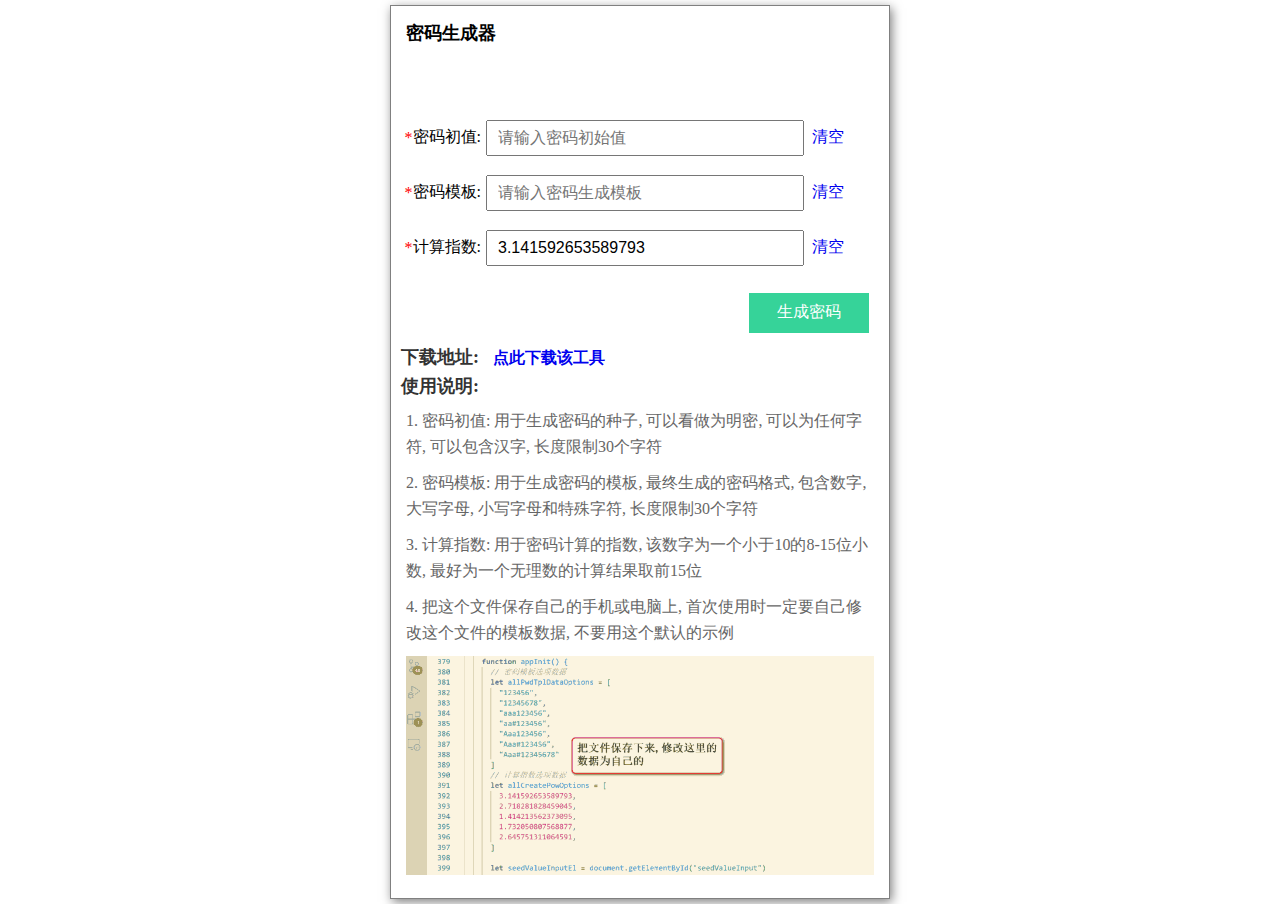
<file: create-password/pwd.html>
<!DOCTYPE html>
<html>

<head>
	<meta charset="UTF-8">
	<meta name="viewport" content="width=device-width, initial-scale=1.0,maximum-scale=1.0, user-scalable=no" />
	<title>简单密码生成器</title>
	<style type="text/css">
		html,
		body {
			padding: 0;
			margin: 0;
		}

		.password-create {
			margin: 5px auto;
			border: 1px solid gray;
			box-shadow: rgba(0, 0, 0, .5) 2px 3px 10px;
			border-radius: 0;
			width: calc(100% - 10px);
			box-sizing: border-box;
			overflow-x: hidden;
			padding: 10px;
			min-width: 340px;
			max-width: 500px;
		}

		.password-create-title {
			color: black;
			font-size: 18px;
			font-weight: bold;
			padding: 5px;
			margin-bottom: 5px;
		}

		.row {
			width: 100%;
			height: 55px;
			margin-bottom: 0;
			display: flex;
			justify-content: flex-start;
			align-items: center;
		}

		.input_label {
			height: 32px;
			display: flex;
			justify-content: flex-end;
			align-items: center;
			text-align: right;
			width: 80px;
			font-size: 16px;
		}

		.input-text {
			height: 32px;
			display: flex;
			justify-content: flex-start;
			align-items: center;
			padding-left: 5px;
			margin-left: 5px;
			width: calc(100% - 160px);
			font-size: 16px;
		}

		.btn {
			width: 120px;
			height: 40px;
			display: inline-flex;
			justify-content: center;
			align-items: center;
			color: white;
			background: rgb(54, 211, 153);
			font-size: 16px;
			cursor: pointer;
			border: 0px solid rgb(54, 211, 153);
			outline: none;
		}

		.btn:active {
			opacity: 0.8;
		}

		.input-checkbox {
			width: 20px;
			height: 20px;
		}

		a {
			text-decoration: none;
		}

		.hint-span {
			color: red;
		}

		.msg {
			color: red;
			font-size: 20px;
			font-weight: bold;
			padding-left: 20px;
			box-sizing: border-box;
		}

		.btn-row {
			justify-content: flex-end;
			text-align: right;
			padding-right: 2%;
			box-sizing: border-box;
			margin-top: 10px;
		}

		.readme p {
			margin: 5px 0;
			padding: 0;
			font-size: 18px;
			font-weight: bold;
			color: #333;
		}

		.readme ul {
			list-style-type: none;
			padding: 0;
			margin: 0;
		}

		.readme li {
			padding: 5px;
			margin: 0;
			font-size: 16px;
			color: #666;
			line-height: 26px;
		}

		.readme .demo-img {
			width: 100%;
		}

		.input-select {
			position: relative;
			margin-left: 5px;
			width: calc(100% - 160px);
			font-size: 16px;
			box-sizing: border-box;
		}

		.input-select input {
			height: 36px;
			display: flex;
			justify-content: flex-start;
			align-items: center;
			width: 100%;
			font-size: 16px;
			padding-left: 10px;
			box-sizing: border-box;
		}

		.input-select input:focus+.select-wrap {
			display: block;
		}

		.input-select:focus .select-wrap {
			display: block;
		}

		.input-select .select-wrap {
			display: none;
			box-sizing: border-box;
			position: absolute;
			width: 100%;
			z-index: 1;
			top: 100%;
			left: 0;
			padding: 5px;
			background-color: white;
			box-shadow: rgba(0, 0, 0, .5) 2px 3px 10px;
		}

		.input-select .select-wrap .select-option {
			height: 32px;
			display: flex;
			justify-content: flex-start;
			align-items: center;
			font-size: 16px;
			color: #333;
			padding: 5px 10px;
			cursor: pointer;
			user-select: none;
			border-bottom: 1px dashed #eee;
		}

		.input-select .select-wrap .select-option:active {
			opacity: 0.8;
			background-color: #f2f2f2;
		}
	</style>
</head>

<body>
	<div class="password-create">
		<div class="password-create-title">
			密码生成器
		</div>
		<div id="msg" class="row msg"></div>
		<div class="row">
			<label for="seedValue" class="input_label">
				<span class="hint-span">*</span>
				密码初值:
			</label>
			<div class="input-select" tabindex="0">
				<input type="text" id="seedValueInput" value="" placeholder="请输入密码初始值" />
			</div>
			<a href="javascript:;" id="clearSeedValueBtn">&nbsp;&nbsp;清空</a>
		</div>
		<div class="row">
			<label for="pwdTpl" class="input_label">
				<span class="hint-span">*</span>
				密码模板:
			</label>
			<div class="input-select" tabindex="0">
				<input type="text" id="pwdTplInput" value="" list="pwdTplDataList" placeholder="请输入密码生成模板" />
				<div class="select-wrap" id="pwdTplDataList"></div>
			</div>
			<a href="javascript:;" id="clearPwdTplBtn">&nbsp;&nbsp;清空</a>
		</div>
		<div class="row">
			<label for="createPowInput" class="input_label">
				<span class="hint-span">*</span>
				计算指数:
			</label>
			<div class="input-select" tabindex="0">
				<input type="text" id="createPowInput" value="" placeholder="计算指数为小于10的8-15位小数" />
				<div class="select-wrap" id="createPowList"></div>
			</div>
			<a href="javascript:;" id="clearCreatePowBtn">&nbsp;&nbsp;清空</a>
		</div>
		<div class="row btn-row">
			<input type="button" id="createBtn" class="btn" value="生成密码" />
		</div>
		<div class="readme">
			<p>下载地址: &nbsp;&nbsp;<a style="font-size: 16px;" href="./pwd.html"
					download='pwd.html'>点此下载该工具</a></p>
			<p>使用说明: </p>
			<ul>
				<li>
					1. 密码初值: 用于生成密码的种子, 可以看做为明密, 可以为任何字符, 可以包含汉字, 长度限制30个字符
				</li>
				<li>
					2. 密码模板: 用于生成密码的模板, 最终生成的密码格式, 包含数字, 大写字母, 小写字母和特殊字符, 长度限制30个字符
				</li>
				<li>
					3. 计算指数: 用于密码计算的指数, 该数字为一个小于10的8-15位小数, 最好为一个无理数的计算结果取前15位
				</li>
				<li>
					4. 把这个文件保存自己的手机或电脑上, 首次使用时一定要自己修改这个文件的模板数据, 不要用这个默认的示例
				</li>
				<li>
					<img class="demo-img"
						src="[data-uri]" />
				</li>
			</ul>
		</div>
	</div>

	<script type="text/javascript">
		"use strict";

		let PasswordUtil = function () {
			// 此处的配置一定要自行修改, 不要用这个默认的配置
			let pwdConfig = {
				numberMap: "1234567890",// 所有的数字
				uppercaseMap: "abcdefghijklmnopqrstuvwxyz",// 所有的小写字母
				lowercaseMap: "ABCDEFGHIJKLMNOPQRSTUVWXYZ",// 所有的大写字母
				specialCharacterMap: "~!@#$%^&*()_+-=|/\<>,.;:[]{}",// 所有的特殊字符
				randomPow: Math.PI + 1, // 打乱排序的计算指数, 一个杂乱无章的小数 如: 3.141592653589793, 小数位数最多为15位
				createPow: Math.E + 2, // 生成密码计算指数, 一个杂乱无章的小数 如: 2.718281828459045, 小数位数最多为15位
			}

			try {
				charMapRandom()
			} catch (e) {
				console.error(e)
			}

			function getRandomChar(s, randomIndex) {
				let ch = "";
				if (pwdConfig.numberMap.indexOf(s) > -1) {
					ch = "" + pwdConfig.numberMap[randomIndex % pwdConfig.numberMap.length];
				} else if (pwdConfig.uppercaseMap.indexOf(s) > -1) {
					ch = pwdConfig.uppercaseMap[randomIndex % pwdConfig.uppercaseMap.length];
				} else if (pwdConfig.lowercaseMap.indexOf(s) > -1) {
					ch = pwdConfig.lowercaseMap[randomIndex % pwdConfig.lowercaseMap.length];
				} else if (pwdConfig.specialCharacterMap.indexOf(s) > -1) {
					ch = pwdConfig.specialCharacterMap[randomIndex % pwdConfig.specialCharacterMap.length];
				}
				return ch;
			}

			function getCharWeight(s) {
				let weight = 1;

				if (pwdConfig.numberMap.indexOf(s) > -1) {
					weight = 2;
				} else if (pwdConfig.uppercaseMap.indexOf(s) > -1) {
					weight = 3;
				} else if (pwdConfig.lowercaseMap.indexOf(s) > -1) {
					weight = 4;
				} else if (pwdConfig.specialCharacterMap.indexOf(s) > -1) {
					weight = 5;
				}
				return weight;
			}

			// 打乱字符顺序
			function charMapRandom() {
				randowMap("numberMap")
				randowMap("uppercaseMap")
				randowMap("lowercaseMap")
				randowMap("specialCharacterMap")

				function randowMap(filedName) {
					let charArr = pwdConfig[filedName].split("")
					let len = charArr.length
					let precision = 12
					for (let i = 0; i < len; i++) {
						let randomNum = Math.pow(i + 1, pwdConfig.randomPow).toFixed(precision)
						let randomNumArr = randomNum.split(".")[1].split("").reverse()
						let randomIndex = parseInt(randomNumArr[0] + randomNumArr[precision / 2] + randomNumArr[precision - 1])
						let toIndex = randomIndex % len
						let temp = charArr[toIndex]
						charArr[toIndex] = charArr[i]
						charArr[i] = temp
					}
					pwdConfig[filedName] = charArr.join("")
				}
			}

			// 生成密码
			function createPwd(seedStr, pwdTpl, createPow) {
				let seedArr = seedStr.split("")
				let pwdTplArr = pwdTpl.split("")
				createPow = createPow || pwdConfig.createPow

				let seedCodeArr = [];
				seedArr.forEach(function (ch, index) {
					seedCodeArr.push(ch.charCodeAt());
				});

				let seedSum = 0;
				seedCodeArr.forEach(function (item, index) {
					seedSum += item * 1 + index;
				});

				let pwd = ""
				let pwdTplLen = pwdTplArr.length
				let seedLen = seedArr.length
				let precision = 12
				let charWeightSum = pwdTplLen
				for (let i = 0; i < pwdTplLen; i++) {
					let type = pwdTplArr[i];
					charWeightSum += getCharWeight(type);
					let randomNum = Math.pow((seedSum + charWeightSum) / (3 * i + 1), pwdConfig.createPow).toFixed(precision);
					let randomNumArr = randomNum.split(".")[1].split("").reverse();
					let randomIndex = parseInt(randomNumArr[0] + randomNumArr[precision / 2] + randomNumArr[precision - 1]);
					pwd += getRandomChar(type, randomIndex);
				}
				return pwd;
			}

			return {
				pwdConfig,
				createPwd,
			};
		}();

		setTimeout(() => {
			appInit()
		}, 0)

		function appInit() {
			// 密码模板选项数据
			let allPwdTplDataOptions = [
				"123456",
				"12345678",
				"aaa123456",
				"aa#123456",
				"Aaa123456",
				"Aaa#123456",
				"Aaa#12345678"
			]
			// 计算指数选项数据
			let allCreatePowOptions = [
				3.141592653589793,
				2.718281828459045,
				1.414213562373095,
				1.732050807568877,
				2.645751311064591,
			]

			let seedValueInputEl = document.getElementById("seedValueInput")
			let clearSeedValueBtnEl = document.getElementById("clearSeedValueBtn")
			let pwdTplInputEl = document.getElementById("pwdTplInput")
			let clearPwdTplBtnEl = document.getElementById("clearPwdTplBtn")
			let createPowInputEl = document.getElementById("createPowInput")
			let clearCreatePowBtnEl = document.getElementById("clearCreatePowBtn")
			let createBtn = document.getElementById("createBtn")

			let pwdTplInputSelect = createSelect("pwdTplInput", "pwdTplDataList")
			let createPowSelect = createSelect("createPowInput", "createPowList")
			pwdTplInputSelect.setData(allPwdTplDataOptions, false)
			createPowSelect.setData(allCreatePowOptions, true)

			// 清空输入框
			clearSeedValueBtnEl.addEventListener("click", function (e) {
				seedValueInputEl.value = ""
			}, false)
			clearPwdTplBtnEl.addEventListener("click", function (e) {
				pwdTplInputEl.value = ""
			}, false)
			clearCreatePowBtnEl.addEventListener("click", function (e) {
				createPowInputEl.value = ""
			}, false)

			// 点击生成密码
			createBtn.addEventListener("click", function (e) {
				let seedValue = seedValueInputEl.value.trim()
				let pwdTpl = pwdTplInputEl.value.trim()
				let createPow = createPowInputEl.value
				if (!seedValue) {
					printMsg("请输入密码初始值")
					return false;
				}
				if (!pwdTpl) {
					printMsg("请输入密码生成模板")
					return false;
				}
				if (!checkInputValue(pwdTpl)) {
					printMsg("密码生成模板不能包含非法字符")
					return false;
				}
				if (seedValue.length > 30) {
					printMsg("密码初始值不能超过30个字符!")
					return false;
				}
				if (pwdTpl.length > 30) {
					printMsg("密码模板不能超过30个字符!")
					return false;
				}
				if (!myUtil.isNumeric(createPow)) {
					printMsg("请输入计算指数!")
					return false;
				}
				let createPowDotIndex = createPow.indexOf(".")
				if (createPowDotIndex == -1 || createPow * 1 > 10) {
					printMsg("计算指数必须为小于10的小数!")
					return false;
				}
				let createPowDecimal = createPow.substring(createPowDotIndex + 1)
				if (createPowDecimal.length > 15 || createPowDecimal.length < 8) {
					printMsg("计算指数小数位数必须为8-15位!")
					return false;
				}
				PasswordUtil.pwdConfig.createPow = createPow * 1
				let pwdStr = PasswordUtil.createPwd(seedValue, pwdTpl)
				printMsg(`<span style="color:#36d49a">${pwdStr}</span>`)
			}, false)

			function printMsg(htmlMsg) {
				let msgEl = document.getElementById("msg")
				if (msgEl) {
					msgEl.innerHTML = htmlMsg
				}
			}

			function checkInputValue(value) {
				let valueArr = value.split("")
				let allStr = PasswordUtil.pwdConfig.numberMap + PasswordUtil.pwdConfig.uppercaseMap +
					PasswordUtil.pwdConfig.lowercaseMap + PasswordUtil.pwdConfig.specialCharacterMap;
				for (let i = 0; i < valueArr.length; i++) {
					if (allStr.indexOf(valueArr[i]) == -1) {
						return false
					}
				}
				return true
			}

			function refreshDataList(id, dataList) {
				let html = "";
				dataList.forEach(function (val) {
					html += '<option value="' + val + '" />';
				});
				let dataListEl = document.getElementById(id);
				if (dataListEl) {
					dataListEl.innerHTML = html;
				}
			}

			function createSelect(inputId, inputListId) {
				let inputEl = document.getElementById(inputId)
				let inputListEl = document.getElementById(inputListId)
				let allDataList = []
				let showDataList = []

				inputEl.addEventListener("input", function (e) {
					refreshData()
				})
				inputEl.addEventListener("focus", function (e) {
					refreshData()
				})

				inputListEl.addEventListener("click", function (e) {
					if (e.target.classList.contains("select-option")) {
						let item = e.target.dataset.item
						inputEl.value = item
						inputListEl.parentNode.blur()
					}
				})

				function refreshData() {
					let inputValue = inputEl.value.trim()
					let showDataList = allDataList
					// 过滤选项
					// if (inputValue) {
					// 	showDataList = allDataList.filter((item) => {
					// 		return (item + "").indexOf(inputValue) > -1
					// 	})
					// }
					let html = "";
					showDataList.forEach(function (item, index) {
						html += `<div data-index="${index}" data-item="${item}" class="select-option">${item}</div>`;
					});
					if (showDataList.length == 0) {
						html += `<div data-index="-1" data-item="" class="select-option">暂无符合条件的数据</div>`;
					}
					inputListEl.innerHTML = html;
				}
				function setData(dataList, isInit) {
					allDataList = dataList
					if (isInit && !inputEl.value && dataList.length > 0) {
						inputEl.value = allDataList[0]
					}
					refreshData()
				}
				return {
					setData
				}
			}
		};
	</script>

	<script type="text/javascript">
		"use strict";
		window.myUtil = (function () {
			function isType(val) {
				return Object.prototype.toString.call(val).slice(8, -1);
			}

			function isObject(val) {
				return isType(val) === 'Object';
			}

			function isArray(val) {
				return isType(val) === 'Array';
			}

			function isFunction(val) {
				return isType(val) === 'Function';
			}

			function isNumeric(val) {
				return (!Number.isNaN(parseFloat(val))) && Number.isFinite(Number(val));
			}

			let sessionStorage = window.sessionStorage;
			let localStorage = window.localStorage;

			function saveDataToLocal(saveName, obj, isSessionStorage = true, expireTime) {
				if (obj === null) {
					if (isSessionStorage) {
						sessionStorage.removeItem(saveName)
					} else {
						localStorage.removeItem(saveName)
					}
					return;
				}
				if (obj && (isObject(obj) || isArray(obj))) {
					if (isSessionStorage) {
						sessionStorage.setItem(saveName, JSON.stringify(obj))
					} else {
						localStorage.setItem(saveName, JSON.stringify(obj))
					}
				} else {
					if (isSessionStorage) {
						sessionStorage.setItem(saveName, obj)
					} else {
						localStorage.setItem(saveName, obj)
					}
				}
				//存过期时间
				if (expireTime) {
					let expireTimeObjStr = JSON.stringify({
						time: new Date().getTime(),
						expireTime: expireTime
					});
					if (isSessionStorage) {
						sessionStorage.setItem(saveName + "ExpireTime", expireTimeObjStr)
					} else {
						localStorage.setItem(saveName + "ExpireTime", expireTimeObjStr)
					}
				}
			}

			function readDataFromLocal(readName, isSessionStorage = true) {
				let dataStr = null;
				let data = null;
				if (isSessionStorage) {
					dataStr = sessionStorage.getItem(readName);
				} else {
					dataStr = localStorage.getItem(readName);
				}
				if (dataStr && typeof dataStr == 'string') {
					//如果过期直接返回null
					let expireTimeObj = readDataFromLocal(readName + "ExpireTime", isSessionStorage);
					if (expireTimeObj) {
						if ((new Date().getTime() - expireTimeObj.time) >= expireTimeObj.expireTime) {
							saveDataToLocal(readName, null, isSessionStorage);
							return null;
						}
					}
					let first = dataStr.charAt(0);
					//如果是数组或对象
					if (first === '{' || first === '[') {
						data = JSON.parse(dataStr);
					} else {
						//尝试保持原始数据类型
						try {
							data = JSON.parse(dataStr);;
						} catch (e) {
							data = dataStr;
						}
					}
				} else {
					data = dataStr;
				}
				return data;
			}

			return {
				isType,
				isObject,
				isNumeric,
				saveDataToLocal,
				readDataFromLocal
			}

		})()
	</script>
</body>

</html>
</file>
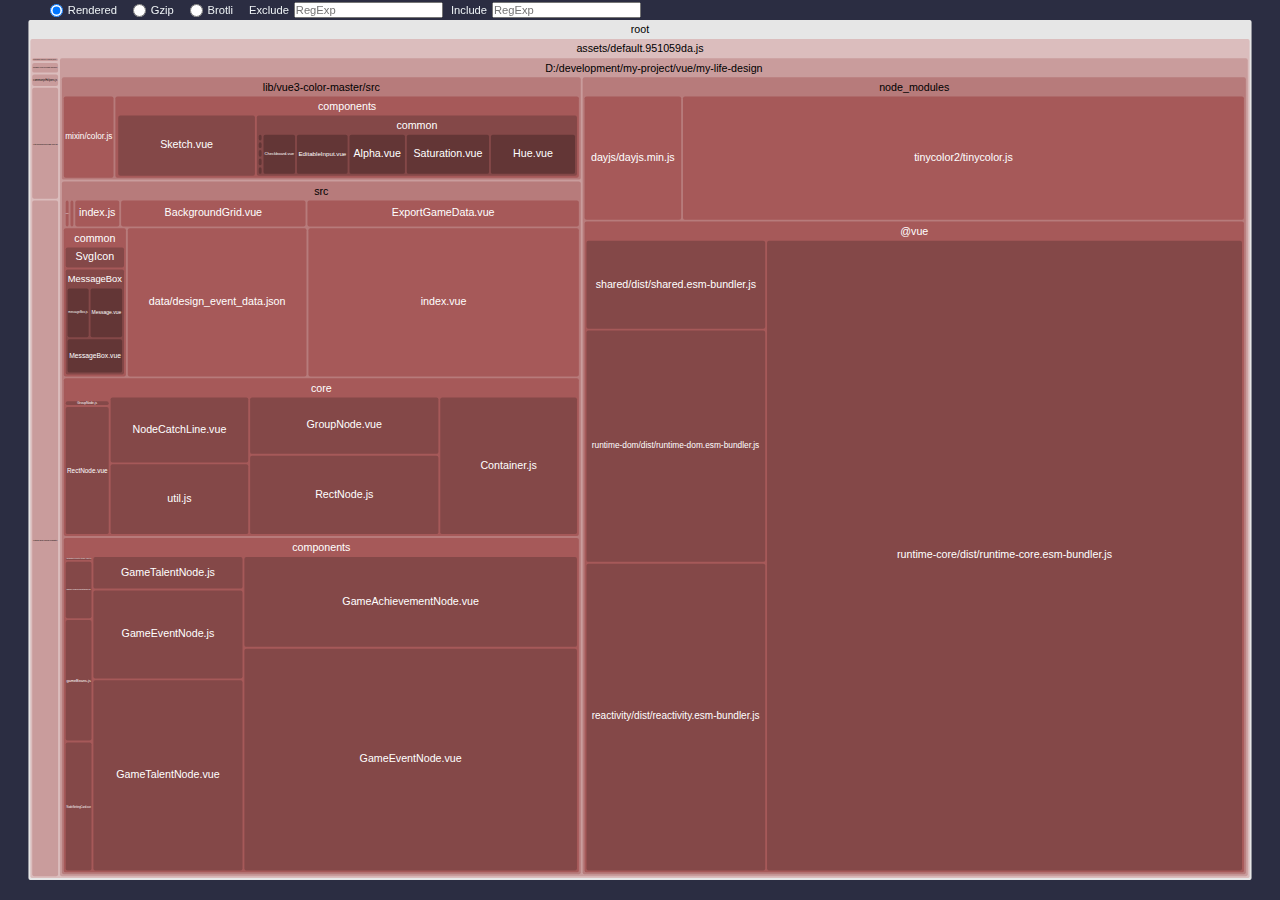
<file: my-life/stats.html>
<!DOCTYPE html>
<html lang="en">
<head>
  <meta charset="UTF-8" />
  <meta name="viewport" content="width=device-width, initial-scale=1.0" />
  <meta http-equiv="X-UA-Compatible" content="ie=edge" />
  <title>RollUp Visualizer</title>
  <style>
:root {
  --font-family: -apple-system, BlinkMacSystemFont, "Segoe UI", Roboto, "Helvetica Neue", Arial, "Noto Sans", sans-serif,
    "Apple Color Emoji", "Segoe UI Emoji", "Segoe UI Symbol", "Noto Color Emoji";
  --background-color: #2b2d42;
  --text-color: #edf2f4;
}

html {
  box-sizing: border-box;
}

*,
*:before,
*:after {
  box-sizing: inherit;
}

html {
  background-color: var(--background-color);
  color: var(--text-color);
  font-family: var(--font-family);
}

body {
  padding: 0;
  margin: 0;
}

html,
body {
  height: 100%;
  width: 100%;
  overflow: hidden;
}

body {
  display: flex;
  flex-direction: column;
}

svg {
  vertical-align: middle;
  width: 100%;
  height: 100%;
  max-height: 100vh;
}

main {
  flex-grow: 1;
  height: 100vh;
  padding: 20px;
}

.tooltip {
  position: absolute;
  z-index: 1070;
  border: 2px solid;
  border-radius: 5px;
  padding: 5px;
  white-space: nowrap;
  font-size: 0.875rem;
  background-color: var(--background-color);
  color: var(--text-color);
}

.tooltip-hidden {
  visibility: hidden;
  opacity: 0;
}

.sidebar {
  position: fixed;
  top: 0;
  left: 0;
  right: 0;
  display: flex;
  flex-direction: row;
  font-size: 0.7rem;
  align-items: center;
  margin: 0 50px;
  height: 20px;
}

.size-selectors {
  display: flex;
  flex-direction: row;
  align-items: center;
}

.size-selector {
  display: flex;
  flex-direction: row;
  align-items: center;
  justify-content: center;
  margin-right: 1rem;
}
.size-selector input {
  margin: 0 0.3rem 0 0;
}

.filters {
  flex: 1;
  display: flex;
  flex-direction: row;
  align-items: center;
}

.module-filters {
  display: flex;
}

.module-filter {
  display: flex;
  flex-direction: row;
  align-items: center;
  justify-content: center;
  flex: 1;
}
.module-filter input {
  flex: 1;
  height: 1rem;
  padding: 0.01rem;
  font-size: 0.7rem;
  margin-left: 0.3rem;
}
.module-filter + .module-filter {
  margin-left: 0.5rem;
}
  </style>
</head>
<body>
  <main></main>
  <script>
  /*<!--*/
var drawChart = (function (exports) {
  'use strict';

  var n,l$1,u$1,t$1,o$2,r$1,f$1={},e$1=[],c$1=/acit|ex(?:s|g|n|p|$)|rph|grid|ows|mnc|ntw|ine[ch]|zoo|^ord|itera/i;function s$1(n,l){for(var u in l)n[u]=l[u];return n}function a$1(n){var l=n.parentNode;l&&l.removeChild(n);}function h$1(l,u,i){var t,o,r,f={};for(r in u)"key"==r?t=u[r]:"ref"==r?o=u[r]:f[r]=u[r];if(arguments.length>2&&(f.children=arguments.length>3?n.call(arguments,2):i),"function"==typeof l&&null!=l.defaultProps)for(r in l.defaultProps)void 0===f[r]&&(f[r]=l.defaultProps[r]);return v$1(l,f,t,o,null)}function v$1(n,i,t,o,r){var f={type:n,props:i,key:t,ref:o,__k:null,__:null,__b:0,__e:null,__d:void 0,__c:null,__h:null,constructor:void 0,__v:null==r?++u$1:r};return null==r&&null!=l$1.vnode&&l$1.vnode(f),f}function p$1(n){return n.children}function d$1(n,l){this.props=n,this.context=l;}function _$2(n,l){if(null==l)return n.__?_$2(n.__,n.__.__k.indexOf(n)+1):null;for(var u;l<n.__k.length;l++)if(null!=(u=n.__k[l])&&null!=u.__e)return u.__e;return "function"==typeof n.type?_$2(n):null}function k$1(n){var l,u;if(null!=(n=n.__)&&null!=n.__c){for(n.__e=n.__c.base=null,l=0;l<n.__k.length;l++)if(null!=(u=n.__k[l])&&null!=u.__e){n.__e=n.__c.base=u.__e;break}return k$1(n)}}function b$1(n){(!n.__d&&(n.__d=!0)&&t$1.push(n)&&!g$1.__r++||o$2!==l$1.debounceRendering)&&((o$2=l$1.debounceRendering)||setTimeout)(g$1);}function g$1(){for(var n;g$1.__r=t$1.length;)n=t$1.sort(function(n,l){return n.__v.__b-l.__v.__b}),t$1=[],n.some(function(n){var l,u,i,t,o,r;n.__d&&(o=(t=(l=n).__v).__e,(r=l.__P)&&(u=[],(i=s$1({},t)).__v=t.__v+1,j$1(r,t,i,l.__n,void 0!==r.ownerSVGElement,null!=t.__h?[o]:null,u,null==o?_$2(t):o,t.__h),z$1(u,t),t.__e!=o&&k$1(t)));});}function w$1(n,l,u,i,t,o,r,c,s,a){var h,y,d,k,b,g,w,x=i&&i.__k||e$1,C=x.length;for(u.__k=[],h=0;h<l.length;h++)if(null!=(k=u.__k[h]=null==(k=l[h])||"boolean"==typeof k?null:"string"==typeof k||"number"==typeof k||"bigint"==typeof k?v$1(null,k,null,null,k):Array.isArray(k)?v$1(p$1,{children:k},null,null,null):k.__b>0?v$1(k.type,k.props,k.key,k.ref?k.ref:null,k.__v):k)){if(k.__=u,k.__b=u.__b+1,null===(d=x[h])||d&&k.key==d.key&&k.type===d.type)x[h]=void 0;else for(y=0;y<C;y++){if((d=x[y])&&k.key==d.key&&k.type===d.type){x[y]=void 0;break}d=null;}j$1(n,k,d=d||f$1,t,o,r,c,s,a),b=k.__e,(y=k.ref)&&d.ref!=y&&(w||(w=[]),d.ref&&w.push(d.ref,null,k),w.push(y,k.__c||b,k)),null!=b?(null==g&&(g=b),"function"==typeof k.type&&k.__k===d.__k?k.__d=s=m$1(k,s,n):s=A$1(n,k,d,x,b,s),"function"==typeof u.type&&(u.__d=s)):s&&d.__e==s&&s.parentNode!=n&&(s=_$2(d));}for(u.__e=g,h=C;h--;)null!=x[h]&&N(x[h],x[h]);if(w)for(h=0;h<w.length;h++)M(w[h],w[++h],w[++h]);}function m$1(n,l,u){for(var i,t=n.__k,o=0;t&&o<t.length;o++)(i=t[o])&&(i.__=n,l="function"==typeof i.type?m$1(i,l,u):A$1(u,i,i,t,i.__e,l));return l}function A$1(n,l,u,i,t,o){var r,f,e;if(void 0!==l.__d)r=l.__d,l.__d=void 0;else if(null==u||t!=o||null==t.parentNode)n:if(null==o||o.parentNode!==n)n.appendChild(t),r=null;else {for(f=o,e=0;(f=f.nextSibling)&&e<i.length;e+=2)if(f==t)break n;n.insertBefore(t,o),r=o;}return void 0!==r?r:t.nextSibling}function C$1(n,l,u,i,t){var o;for(o in u)"children"===o||"key"===o||o in l||H(n,o,null,u[o],i);for(o in l)t&&"function"!=typeof l[o]||"children"===o||"key"===o||"value"===o||"checked"===o||u[o]===l[o]||H(n,o,l[o],u[o],i);}function $(n,l,u){"-"===l[0]?n.setProperty(l,u):n[l]=null==u?"":"number"!=typeof u||c$1.test(l)?u:u+"px";}function H(n,l,u,i,t){var o;n:if("style"===l)if("string"==typeof u)n.style.cssText=u;else {if("string"==typeof i&&(n.style.cssText=i=""),i)for(l in i)u&&l in u||$(n.style,l,"");if(u)for(l in u)i&&u[l]===i[l]||$(n.style,l,u[l]);}else if("o"===l[0]&&"n"===l[1])o=l!==(l=l.replace(/Capture$/,"")),l=l.toLowerCase()in n?l.toLowerCase().slice(2):l.slice(2),n.l||(n.l={}),n.l[l+o]=u,u?i||n.addEventListener(l,o?T:I,o):n.removeEventListener(l,o?T:I,o);else if("dangerouslySetInnerHTML"!==l){if(t)l=l.replace(/xlink(H|:h)/,"h").replace(/sName$/,"s");else if("href"!==l&&"list"!==l&&"form"!==l&&"tabIndex"!==l&&"download"!==l&&l in n)try{n[l]=null==u?"":u;break n}catch(n){}"function"==typeof u||(null==u||!1===u&&-1==l.indexOf("-")?n.removeAttribute(l):n.setAttribute(l,u));}}function I(n){this.l[n.type+!1](l$1.event?l$1.event(n):n);}function T(n){this.l[n.type+!0](l$1.event?l$1.event(n):n);}function j$1(n,u,i,t,o,r,f,e,c){var a,h,v,y,_,k,b,g,m,x,A,C,$,H,I,T=u.type;if(void 0!==u.constructor)return null;null!=i.__h&&(c=i.__h,e=u.__e=i.__e,u.__h=null,r=[e]),(a=l$1.__b)&&a(u);try{n:if("function"==typeof T){if(g=u.props,m=(a=T.contextType)&&t[a.__c],x=a?m?m.props.value:a.__:t,i.__c?b=(h=u.__c=i.__c).__=h.__E:("prototype"in T&&T.prototype.render?u.__c=h=new T(g,x):(u.__c=h=new d$1(g,x),h.constructor=T,h.render=O),m&&m.sub(h),h.props=g,h.state||(h.state={}),h.context=x,h.__n=t,v=h.__d=!0,h.__h=[],h._sb=[]),null==h.__s&&(h.__s=h.state),null!=T.getDerivedStateFromProps&&(h.__s==h.state&&(h.__s=s$1({},h.__s)),s$1(h.__s,T.getDerivedStateFromProps(g,h.__s))),y=h.props,_=h.state,v)null==T.getDerivedStateFromProps&&null!=h.componentWillMount&&h.componentWillMount(),null!=h.componentDidMount&&h.__h.push(h.componentDidMount);else {if(null==T.getDerivedStateFromProps&&g!==y&&null!=h.componentWillReceiveProps&&h.componentWillReceiveProps(g,x),!h.__e&&null!=h.shouldComponentUpdate&&!1===h.shouldComponentUpdate(g,h.__s,x)||u.__v===i.__v){for(h.props=g,h.state=h.__s,u.__v!==i.__v&&(h.__d=!1),h.__v=u,u.__e=i.__e,u.__k=i.__k,u.__k.forEach(function(n){n&&(n.__=u);}),A=0;A<h._sb.length;A++)h.__h.push(h._sb[A]);h._sb=[],h.__h.length&&f.push(h);break n}null!=h.componentWillUpdate&&h.componentWillUpdate(g,h.__s,x),null!=h.componentDidUpdate&&h.__h.push(function(){h.componentDidUpdate(y,_,k);});}if(h.context=x,h.props=g,h.__v=u,h.__P=n,C=l$1.__r,$=0,"prototype"in T&&T.prototype.render){for(h.state=h.__s,h.__d=!1,C&&C(u),a=h.render(h.props,h.state,h.context),H=0;H<h._sb.length;H++)h.__h.push(h._sb[H]);h._sb=[];}else do{h.__d=!1,C&&C(u),a=h.render(h.props,h.state,h.context),h.state=h.__s;}while(h.__d&&++$<25);h.state=h.__s,null!=h.getChildContext&&(t=s$1(s$1({},t),h.getChildContext())),v||null==h.getSnapshotBeforeUpdate||(k=h.getSnapshotBeforeUpdate(y,_)),I=null!=a&&a.type===p$1&&null==a.key?a.props.children:a,w$1(n,Array.isArray(I)?I:[I],u,i,t,o,r,f,e,c),h.base=u.__e,u.__h=null,h.__h.length&&f.push(h),b&&(h.__E=h.__=null),h.__e=!1;}else null==r&&u.__v===i.__v?(u.__k=i.__k,u.__e=i.__e):u.__e=L(i.__e,u,i,t,o,r,f,c);(a=l$1.diffed)&&a(u);}catch(n){u.__v=null,(c||null!=r)&&(u.__e=e,u.__h=!!c,r[r.indexOf(e)]=null),l$1.__e(n,u,i);}}function z$1(n,u){l$1.__c&&l$1.__c(u,n),n.some(function(u){try{n=u.__h,u.__h=[],n.some(function(n){n.call(u);});}catch(n){l$1.__e(n,u.__v);}});}function L(l,u,i,t,o,r,e,c){var s,h,v,y=i.props,p=u.props,d=u.type,k=0;if("svg"===d&&(o=!0),null!=r)for(;k<r.length;k++)if((s=r[k])&&"setAttribute"in s==!!d&&(d?s.localName===d:3===s.nodeType)){l=s,r[k]=null;break}if(null==l){if(null===d)return document.createTextNode(p);l=o?document.createElementNS("http://www.w3.org/2000/svg",d):document.createElement(d,p.is&&p),r=null,c=!1;}if(null===d)y===p||c&&l.data===p||(l.data=p);else {if(r=r&&n.call(l.childNodes),h=(y=i.props||f$1).dangerouslySetInnerHTML,v=p.dangerouslySetInnerHTML,!c){if(null!=r)for(y={},k=0;k<l.attributes.length;k++)y[l.attributes[k].name]=l.attributes[k].value;(v||h)&&(v&&(h&&v.__html==h.__html||v.__html===l.innerHTML)||(l.innerHTML=v&&v.__html||""));}if(C$1(l,p,y,o,c),v)u.__k=[];else if(k=u.props.children,w$1(l,Array.isArray(k)?k:[k],u,i,t,o&&"foreignObject"!==d,r,e,r?r[0]:i.__k&&_$2(i,0),c),null!=r)for(k=r.length;k--;)null!=r[k]&&a$1(r[k]);c||("value"in p&&void 0!==(k=p.value)&&(k!==l.value||"progress"===d&&!k||"option"===d&&k!==y.value)&&H(l,"value",k,y.value,!1),"checked"in p&&void 0!==(k=p.checked)&&k!==l.checked&&H(l,"checked",k,y.checked,!1));}return l}function M(n,u,i){try{"function"==typeof n?n(u):n.current=u;}catch(n){l$1.__e(n,i);}}function N(n,u,i){var t,o;if(l$1.unmount&&l$1.unmount(n),(t=n.ref)&&(t.current&&t.current!==n.__e||M(t,null,u)),null!=(t=n.__c)){if(t.componentWillUnmount)try{t.componentWillUnmount();}catch(n){l$1.__e(n,u);}t.base=t.__P=null,n.__c=void 0;}if(t=n.__k)for(o=0;o<t.length;o++)t[o]&&N(t[o],u,i||"function"!=typeof n.type);i||null==n.__e||a$1(n.__e),n.__=n.__e=n.__d=void 0;}function O(n,l,u){return this.constructor(n,u)}function P(u,i,t){var o,r,e;l$1.__&&l$1.__(u,i),r=(o="function"==typeof t)?null:t&&t.__k||i.__k,e=[],j$1(i,u=(!o&&t||i).__k=h$1(p$1,null,[u]),r||f$1,f$1,void 0!==i.ownerSVGElement,!o&&t?[t]:r?null:i.firstChild?n.call(i.childNodes):null,e,!o&&t?t:r?r.__e:i.firstChild,o),z$1(e,u);}function B$2(n,l){var u={__c:l="__cC"+r$1++,__:n,Consumer:function(n,l){return n.children(l)},Provider:function(n){var u,i;return this.getChildContext||(u=[],(i={})[l]=this,this.getChildContext=function(){return i},this.shouldComponentUpdate=function(n){this.props.value!==n.value&&u.some(b$1);},this.sub=function(n){u.push(n);var l=n.componentWillUnmount;n.componentWillUnmount=function(){u.splice(u.indexOf(n),1),l&&l.call(n);};}),n.children}};return u.Provider.__=u.Consumer.contextType=u}n=e$1.slice,l$1={__e:function(n,l,u,i){for(var t,o,r;l=l.__;)if((t=l.__c)&&!t.__)try{if((o=t.constructor)&&null!=o.getDerivedStateFromError&&(t.setState(o.getDerivedStateFromError(n)),r=t.__d),null!=t.componentDidCatch&&(t.componentDidCatch(n,i||{}),r=t.__d),r)return t.__E=t}catch(l){n=l;}throw n}},u$1=0,d$1.prototype.setState=function(n,l){var u;u=null!=this.__s&&this.__s!==this.state?this.__s:this.__s=s$1({},this.state),"function"==typeof n&&(n=n(s$1({},u),this.props)),n&&s$1(u,n),null!=n&&this.__v&&(l&&this._sb.push(l),b$1(this));},d$1.prototype.forceUpdate=function(n){this.__v&&(this.__e=!0,n&&this.__h.push(n),b$1(this));},d$1.prototype.render=p$1,t$1=[],g$1.__r=0,r$1=0;

  var _$1=0;function o$1(o,e,n,t,f){var l,s,u={};for(s in e)"ref"==s?l=e[s]:u[s]=e[s];var a={type:o,props:u,key:n,ref:l,__k:null,__:null,__b:0,__e:null,__d:void 0,__c:null,__h:null,constructor:void 0,__v:--_$1,__source:f,__self:t};if("function"==typeof o&&(l=o.defaultProps))for(s in l)void 0===u[s]&&(u[s]=l[s]);return l$1.vnode&&l$1.vnode(a),a}

  function count$1(node) {
    var sum = 0,
        children = node.children,
        i = children && children.length;
    if (!i) sum = 1;
    else while (--i >= 0) sum += children[i].value;
    node.value = sum;
  }

  function node_count() {
    return this.eachAfter(count$1);
  }

  function node_each(callback, that) {
    let index = -1;
    for (const node of this) {
      callback.call(that, node, ++index, this);
    }
    return this;
  }

  function node_eachBefore(callback, that) {
    var node = this, nodes = [node], children, i, index = -1;
    while (node = nodes.pop()) {
      callback.call(that, node, ++index, this);
      if (children = node.children) {
        for (i = children.length - 1; i >= 0; --i) {
          nodes.push(children[i]);
        }
      }
    }
    return this;
  }

  function node_eachAfter(callback, that) {
    var node = this, nodes = [node], next = [], children, i, n, index = -1;
    while (node = nodes.pop()) {
      next.push(node);
      if (children = node.children) {
        for (i = 0, n = children.length; i < n; ++i) {
          nodes.push(children[i]);
        }
      }
    }
    while (node = next.pop()) {
      callback.call(that, node, ++index, this);
    }
    return this;
  }

  function node_find(callback, that) {
    let index = -1;
    for (const node of this) {
      if (callback.call(that, node, ++index, this)) {
        return node;
      }
    }
  }

  function node_sum(value) {
    return this.eachAfter(function(node) {
      var sum = +value(node.data) || 0,
          children = node.children,
          i = children && children.length;
      while (--i >= 0) sum += children[i].value;
      node.value = sum;
    });
  }

  function node_sort(compare) {
    return this.eachBefore(function(node) {
      if (node.children) {
        node.children.sort(compare);
      }
    });
  }

  function node_path(end) {
    var start = this,
        ancestor = leastCommonAncestor(start, end),
        nodes = [start];
    while (start !== ancestor) {
      start = start.parent;
      nodes.push(start);
    }
    var k = nodes.length;
    while (end !== ancestor) {
      nodes.splice(k, 0, end);
      end = end.parent;
    }
    return nodes;
  }

  function leastCommonAncestor(a, b) {
    if (a === b) return a;
    var aNodes = a.ancestors(),
        bNodes = b.ancestors(),
        c = null;
    a = aNodes.pop();
    b = bNodes.pop();
    while (a === b) {
      c = a;
      a = aNodes.pop();
      b = bNodes.pop();
    }
    return c;
  }

  function node_ancestors() {
    var node = this, nodes = [node];
    while (node = node.parent) {
      nodes.push(node);
    }
    return nodes;
  }

  function node_descendants() {
    return Array.from(this);
  }

  function node_leaves() {
    var leaves = [];
    this.eachBefore(function(node) {
      if (!node.children) {
        leaves.push(node);
      }
    });
    return leaves;
  }

  function node_links() {
    var root = this, links = [];
    root.each(function(node) {
      if (node !== root) { // Don’t include the root’s parent, if any.
        links.push({source: node.parent, target: node});
      }
    });
    return links;
  }

  function* node_iterator() {
    var node = this, current, next = [node], children, i, n;
    do {
      current = next.reverse(), next = [];
      while (node = current.pop()) {
        yield node;
        if (children = node.children) {
          for (i = 0, n = children.length; i < n; ++i) {
            next.push(children[i]);
          }
        }
      }
    } while (next.length);
  }

  function hierarchy(data, children) {
    if (data instanceof Map) {
      data = [undefined, data];
      if (children === undefined) children = mapChildren;
    } else if (children === undefined) {
      children = objectChildren;
    }

    var root = new Node$1(data),
        node,
        nodes = [root],
        child,
        childs,
        i,
        n;

    while (node = nodes.pop()) {
      if ((childs = children(node.data)) && (n = (childs = Array.from(childs)).length)) {
        node.children = childs;
        for (i = n - 1; i >= 0; --i) {
          nodes.push(child = childs[i] = new Node$1(childs[i]));
          child.parent = node;
          child.depth = node.depth + 1;
        }
      }
    }

    return root.eachBefore(computeHeight);
  }

  function node_copy() {
    return hierarchy(this).eachBefore(copyData);
  }

  function objectChildren(d) {
    return d.children;
  }

  function mapChildren(d) {
    return Array.isArray(d) ? d[1] : null;
  }

  function copyData(node) {
    if (node.data.value !== undefined) node.value = node.data.value;
    node.data = node.data.data;
  }

  function computeHeight(node) {
    var height = 0;
    do node.height = height;
    while ((node = node.parent) && (node.height < ++height));
  }

  function Node$1(data) {
    this.data = data;
    this.depth =
    this.height = 0;
    this.parent = null;
  }

  Node$1.prototype = hierarchy.prototype = {
    constructor: Node$1,
    count: node_count,
    each: node_each,
    eachAfter: node_eachAfter,
    eachBefore: node_eachBefore,
    find: node_find,
    sum: node_sum,
    sort: node_sort,
    path: node_path,
    ancestors: node_ancestors,
    descendants: node_descendants,
    leaves: node_leaves,
    links: node_links,
    copy: node_copy,
    [Symbol.iterator]: node_iterator
  };

  function required(f) {
    if (typeof f !== "function") throw new Error;
    return f;
  }

  function constantZero() {
    return 0;
  }

  function constant$1(x) {
    return function() {
      return x;
    };
  }

  function roundNode(node) {
    node.x0 = Math.round(node.x0);
    node.y0 = Math.round(node.y0);
    node.x1 = Math.round(node.x1);
    node.y1 = Math.round(node.y1);
  }

  function treemapDice(parent, x0, y0, x1, y1) {
    var nodes = parent.children,
        node,
        i = -1,
        n = nodes.length,
        k = parent.value && (x1 - x0) / parent.value;

    while (++i < n) {
      node = nodes[i], node.y0 = y0, node.y1 = y1;
      node.x0 = x0, node.x1 = x0 += node.value * k;
    }
  }

  Object.create(Node$1.prototype);

  function treemapSlice(parent, x0, y0, x1, y1) {
    var nodes = parent.children,
        node,
        i = -1,
        n = nodes.length,
        k = parent.value && (y1 - y0) / parent.value;

    while (++i < n) {
      node = nodes[i], node.x0 = x0, node.x1 = x1;
      node.y0 = y0, node.y1 = y0 += node.value * k;
    }
  }

  var phi = (1 + Math.sqrt(5)) / 2;

  function squarifyRatio(ratio, parent, x0, y0, x1, y1) {
    var rows = [],
        nodes = parent.children,
        row,
        nodeValue,
        i0 = 0,
        i1 = 0,
        n = nodes.length,
        dx, dy,
        value = parent.value,
        sumValue,
        minValue,
        maxValue,
        newRatio,
        minRatio,
        alpha,
        beta;

    while (i0 < n) {
      dx = x1 - x0, dy = y1 - y0;

      // Find the next non-empty node.
      do sumValue = nodes[i1++].value; while (!sumValue && i1 < n);
      minValue = maxValue = sumValue;
      alpha = Math.max(dy / dx, dx / dy) / (value * ratio);
      beta = sumValue * sumValue * alpha;
      minRatio = Math.max(maxValue / beta, beta / minValue);

      // Keep adding nodes while the aspect ratio maintains or improves.
      for (; i1 < n; ++i1) {
        sumValue += nodeValue = nodes[i1].value;
        if (nodeValue < minValue) minValue = nodeValue;
        if (nodeValue > maxValue) maxValue = nodeValue;
        beta = sumValue * sumValue * alpha;
        newRatio = Math.max(maxValue / beta, beta / minValue);
        if (newRatio > minRatio) { sumValue -= nodeValue; break; }
        minRatio = newRatio;
      }

      // Position and record the row orientation.
      rows.push(row = {value: sumValue, dice: dx < dy, children: nodes.slice(i0, i1)});
      if (row.dice) treemapDice(row, x0, y0, x1, value ? y0 += dy * sumValue / value : y1);
      else treemapSlice(row, x0, y0, value ? x0 += dx * sumValue / value : x1, y1);
      value -= sumValue, i0 = i1;
    }

    return rows;
  }

  var squarify = (function custom(ratio) {

    function squarify(parent, x0, y0, x1, y1) {
      squarifyRatio(ratio, parent, x0, y0, x1, y1);
    }

    squarify.ratio = function(x) {
      return custom((x = +x) > 1 ? x : 1);
    };

    return squarify;
  })(phi);

  function treemap() {
    var tile = squarify,
        round = false,
        dx = 1,
        dy = 1,
        paddingStack = [0],
        paddingInner = constantZero,
        paddingTop = constantZero,
        paddingRight = constantZero,
        paddingBottom = constantZero,
        paddingLeft = constantZero;

    function treemap(root) {
      root.x0 =
      root.y0 = 0;
      root.x1 = dx;
      root.y1 = dy;
      root.eachBefore(positionNode);
      paddingStack = [0];
      if (round) root.eachBefore(roundNode);
      return root;
    }

    function positionNode(node) {
      var p = paddingStack[node.depth],
          x0 = node.x0 + p,
          y0 = node.y0 + p,
          x1 = node.x1 - p,
          y1 = node.y1 - p;
      if (x1 < x0) x0 = x1 = (x0 + x1) / 2;
      if (y1 < y0) y0 = y1 = (y0 + y1) / 2;
      node.x0 = x0;
      node.y0 = y0;
      node.x1 = x1;
      node.y1 = y1;
      if (node.children) {
        p = paddingStack[node.depth + 1] = paddingInner(node) / 2;
        x0 += paddingLeft(node) - p;
        y0 += paddingTop(node) - p;
        x1 -= paddingRight(node) - p;
        y1 -= paddingBottom(node) - p;
        if (x1 < x0) x0 = x1 = (x0 + x1) / 2;
        if (y1 < y0) y0 = y1 = (y0 + y1) / 2;
        tile(node, x0, y0, x1, y1);
      }
    }

    treemap.round = function(x) {
      return arguments.length ? (round = !!x, treemap) : round;
    };

    treemap.size = function(x) {
      return arguments.length ? (dx = +x[0], dy = +x[1], treemap) : [dx, dy];
    };

    treemap.tile = function(x) {
      return arguments.length ? (tile = required(x), treemap) : tile;
    };

    treemap.padding = function(x) {
      return arguments.length ? treemap.paddingInner(x).paddingOuter(x) : treemap.paddingInner();
    };

    treemap.paddingInner = function(x) {
      return arguments.length ? (paddingInner = typeof x === "function" ? x : constant$1(+x), treemap) : paddingInner;
    };

    treemap.paddingOuter = function(x) {
      return arguments.length ? treemap.paddingTop(x).paddingRight(x).paddingBottom(x).paddingLeft(x) : treemap.paddingTop();
    };

    treemap.paddingTop = function(x) {
      return arguments.length ? (paddingTop = typeof x === "function" ? x : constant$1(+x), treemap) : paddingTop;
    };

    treemap.paddingRight = function(x) {
      return arguments.length ? (paddingRight = typeof x === "function" ? x : constant$1(+x), treemap) : paddingRight;
    };

    treemap.paddingBottom = function(x) {
      return arguments.length ? (paddingBottom = typeof x === "function" ? x : constant$1(+x), treemap) : paddingBottom;
    };

    treemap.paddingLeft = function(x) {
      return arguments.length ? (paddingLeft = typeof x === "function" ? x : constant$1(+x), treemap) : paddingLeft;
    };

    return treemap;
  }

  var treemapResquarify = (function custom(ratio) {

    function resquarify(parent, x0, y0, x1, y1) {
      if ((rows = parent._squarify) && (rows.ratio === ratio)) {
        var rows,
            row,
            nodes,
            i,
            j = -1,
            n,
            m = rows.length,
            value = parent.value;

        while (++j < m) {
          row = rows[j], nodes = row.children;
          for (i = row.value = 0, n = nodes.length; i < n; ++i) row.value += nodes[i].value;
          if (row.dice) treemapDice(row, x0, y0, x1, value ? y0 += (y1 - y0) * row.value / value : y1);
          else treemapSlice(row, x0, y0, value ? x0 += (x1 - x0) * row.value / value : x1, y1);
          value -= row.value;
        }
      } else {
        parent._squarify = rows = squarifyRatio(ratio, parent, x0, y0, x1, y1);
        rows.ratio = ratio;
      }
    }

    resquarify.ratio = function(x) {
      return custom((x = +x) > 1 ? x : 1);
    };

    return resquarify;
  })(phi);

  const isModuleTree = (mod) => "children" in mod;

  let count = 0;
  class Id {
      constructor(id) {
          this._id = id;
          const url = new URL(window.location.href);
          url.hash = id;
          this._href = url.toString();
      }
      get id() {
          return this._id;
      }
      get href() {
          return this._href;
      }
      toString() {
          return `url(${this.href})`;
      }
  }
  function generateUniqueId(name) {
      count += 1;
      const id = ["O", name, count].filter(Boolean).join("-");
      return new Id(id);
  }

  const LABELS = {
      renderedLength: "Rendered",
      gzipLength: "Gzip",
      brotliLength: "Brotli",
  };
  const getAvailableSizeOptions = (options) => {
      const availableSizeProperties = ["renderedLength"];
      if (options.gzip) {
          availableSizeProperties.push("gzipLength");
      }
      if (options.brotli) {
          availableSizeProperties.push("brotliLength");
      }
      return availableSizeProperties;
  };

  var t,r,u,i,o=0,f=[],c=[],e=l$1.__b,a=l$1.__r,v=l$1.diffed,l=l$1.__c,m=l$1.unmount;function d(t,u){l$1.__h&&l$1.__h(r,t,o||u),o=0;var i=r.__H||(r.__H={__:[],__h:[]});return t>=i.__.length&&i.__.push({__V:c}),i.__[t]}function p(n){return o=1,y(B$1,n)}function y(n,u,i){var o=d(t++,2);if(o.t=n,!o.__c&&(o.__=[i?i(u):B$1(void 0,u),function(n){var t=o.__N?o.__N[0]:o.__[0],r=o.t(t,n);t!==r&&(o.__N=[r,o.__[1]],o.__c.setState({}));}],o.__c=r,!r.u)){r.u=!0;var f=r.shouldComponentUpdate;r.shouldComponentUpdate=function(n,t,r){if(!o.__c.__H)return !0;var u=o.__c.__H.__.filter(function(n){return n.__c});if(u.every(function(n){return !n.__N}))return !f||f.call(this,n,t,r);var i=!1;return u.forEach(function(n){if(n.__N){var t=n.__[0];n.__=n.__N,n.__N=void 0,t!==n.__[0]&&(i=!0);}}),!(!i&&o.__c.props===n)&&(!f||f.call(this,n,t,r))};}return o.__N||o.__}function h(u,i){var o=d(t++,3);!l$1.__s&&z(o.__H,i)&&(o.__=u,o.i=i,r.__H.__h.push(o));}function s(u,i){var o=d(t++,4);!l$1.__s&&z(o.__H,i)&&(o.__=u,o.i=i,r.__h.push(o));}function _(n){return o=5,F(function(){return {current:n}},[])}function F(n,r){var u=d(t++,7);return z(u.__H,r)?(u.__V=n(),u.i=r,u.__h=n,u.__V):u.__}function q(n){var u=r.context[n.__c],i=d(t++,9);return i.c=n,u?(null==i.__&&(i.__=!0,u.sub(r)),u.props.value):n.__}function b(){for(var t;t=f.shift();)if(t.__P&&t.__H)try{t.__H.__h.forEach(k),t.__H.__h.forEach(w),t.__H.__h=[];}catch(r){t.__H.__h=[],l$1.__e(r,t.__v);}}l$1.__b=function(n){"function"!=typeof n.type||n.__m||null===n.__?n.__m||(n.__m=n.__&&n.__.__m?n.__.__m:""):n.__m=(n.__&&n.__.__m?n.__.__m:"")+(n.__&&n.__.__k?n.__.__k.indexOf(n):0),r=null,e&&e(n);},l$1.__r=function(n){a&&a(n),t=0;var i=(r=n.__c).__H;i&&(u===r?(i.__h=[],r.__h=[],i.__.forEach(function(n){n.__N&&(n.__=n.__N),n.__V=c,n.__N=n.i=void 0;})):(i.__h.forEach(k),i.__h.forEach(w),i.__h=[])),u=r;},l$1.diffed=function(t){v&&v(t);var o=t.__c;o&&o.__H&&(o.__H.__h.length&&(1!==f.push(o)&&i===l$1.requestAnimationFrame||((i=l$1.requestAnimationFrame)||j)(b)),o.__H.__.forEach(function(n){n.i&&(n.__H=n.i),n.__V!==c&&(n.__=n.__V),n.i=void 0,n.__V=c;})),u=r=null;},l$1.__c=function(t,r){r.some(function(t){try{t.__h.forEach(k),t.__h=t.__h.filter(function(n){return !n.__||w(n)});}catch(u){r.some(function(n){n.__h&&(n.__h=[]);}),r=[],l$1.__e(u,t.__v);}}),l&&l(t,r);},l$1.unmount=function(t){m&&m(t);var r,u=t.__c;u&&u.__H&&(u.__H.__.forEach(function(n){try{k(n);}catch(n){r=n;}}),u.__H=void 0,r&&l$1.__e(r,u.__v));};var g="function"==typeof requestAnimationFrame;function j(n){var t,r=function(){clearTimeout(u),g&&cancelAnimationFrame(t),setTimeout(n);},u=setTimeout(r,100);g&&(t=requestAnimationFrame(r));}function k(n){var t=r,u=n.__c;"function"==typeof u&&(n.__c=void 0,u()),r=t;}function w(n){var t=r;n.__c=n.__(),r=t;}function z(n,t){return !n||n.length!==t.length||t.some(function(t,r){return t!==n[r]})}function B$1(n,t){return "function"==typeof t?t(n):t}

  const SideBar = ({ availableSizeProperties, sizeProperty, setSizeProperty, onExcludeChange, onIncludeChange, }) => {
      const [includeValue, setIncludeValue] = p("");
      const [excludeValue, setExcludeValue] = p("");
      const handleSizePropertyChange = (sizeProp) => () => {
          if (sizeProp !== sizeProperty) {
              setSizeProperty(sizeProp);
          }
      };
      const handleIncludeChange = (event) => {
          const value = event.currentTarget.value;
          setIncludeValue(value);
          onIncludeChange(value);
      };
      const handleExcludeChange = (event) => {
          const value = event.currentTarget.value;
          setExcludeValue(value);
          onExcludeChange(value);
      };
      return (o$1("aside", Object.assign({ className: "sidebar" }, { children: [o$1("div", Object.assign({ className: "size-selectors" }, { children: availableSizeProperties.length > 1 &&
                      availableSizeProperties.map((sizeProp) => {
                          const id = `selector-${sizeProp}`;
                          return (o$1("div", Object.assign({ className: "size-selector" }, { children: [o$1("input", { type: "radio", id: id, checked: sizeProp === sizeProperty, onChange: handleSizePropertyChange(sizeProp) }), o$1("label", Object.assign({ htmlFor: id }, { children: LABELS[sizeProp] }))] }), sizeProp));
                      }) })), o$1("div", Object.assign({ className: "module-filters" }, { children: [o$1("div", Object.assign({ className: "module-filter" }, { children: [o$1("label", Object.assign({ htmlFor: "module-filter-exclude" }, { children: "Exclude" })), o$1("input", { type: "text", id: "module-filter-exclude", value: excludeValue, onInput: handleExcludeChange, placeholder: "RegExp" })] })), o$1("div", Object.assign({ className: "module-filter" }, { children: [o$1("label", Object.assign({ htmlFor: "module-filter-include" }, { children: "Include" })), o$1("input", { type: "text", id: "module-filter-include", value: includeValue, onInput: handleIncludeChange, placeholder: "RegExp" })] }))] }))] })));
  };

  const throttleFilter = (callback, limit) => {
      let waiting = false;
      return (val) => {
          if (!waiting) {
              callback(val);
              waiting = true;
              setTimeout(() => {
                  waiting = false;
              }, limit);
          }
      };
  };
  const useFilter = () => {
      const [includeFilter, setIncludeFilter] = p("");
      const [excludeFilter, setExcludeFilter] = p("");
      const setIncludeFilterTrottled = F(() => throttleFilter(setIncludeFilter, 200), []);
      const setExcludeFilterTrottled = F(() => throttleFilter(setExcludeFilter, 200), []);
      const isModuleIncluded = F(() => {
          if (includeFilter === "") {
              return () => true;
          }
          try {
              const re = new RegExp(includeFilter);
              return ({ id }) => re.test(id);
          }
          catch (err) {
              return () => false;
          }
      }, [includeFilter]);
      const isModuleExcluded = F(() => {
          if (excludeFilter === "") {
              return () => false;
          }
          try {
              const re = new RegExp(excludeFilter);
              return ({ id }) => re.test(id);
          }
          catch (err) {
              return () => false;
          }
      }, [excludeFilter]);
      const isDefaultInclude = includeFilter === "";
      const getModuleFilterMultiplier = F(() => {
          return (data) => {
              if (isDefaultInclude) {
                  return isModuleExcluded(data) ? 0 : 1;
              }
              return isModuleExcluded(data) && !isModuleIncluded(data) ? 0 : 1;
          };
      }, [isDefaultInclude, isModuleExcluded, isModuleIncluded]);
      return {
          getModuleFilterMultiplier,
          includeFilter,
          excludeFilter,
          setExcludeFilter: setExcludeFilterTrottled,
          setIncludeFilter: setIncludeFilterTrottled,
      };
  };

  function ascending(a, b) {
    return a == null || b == null ? NaN : a < b ? -1 : a > b ? 1 : a >= b ? 0 : NaN;
  }

  function descending(a, b) {
    return a == null || b == null ? NaN
      : b < a ? -1
      : b > a ? 1
      : b >= a ? 0
      : NaN;
  }

  function bisector(f) {
    let compare1, compare2, delta;

    // If an accessor is specified, promote it to a comparator. In this case we
    // can test whether the search value is (self-) comparable. We can’t do this
    // for a comparator (except for specific, known comparators) because we can’t
    // tell if the comparator is symmetric, and an asymmetric comparator can’t be
    // used to test whether a single value is comparable.
    if (f.length !== 2) {
      compare1 = ascending;
      compare2 = (d, x) => ascending(f(d), x);
      delta = (d, x) => f(d) - x;
    } else {
      compare1 = f === ascending || f === descending ? f : zero$1;
      compare2 = f;
      delta = f;
    }

    function left(a, x, lo = 0, hi = a.length) {
      if (lo < hi) {
        if (compare1(x, x) !== 0) return hi;
        do {
          const mid = (lo + hi) >>> 1;
          if (compare2(a[mid], x) < 0) lo = mid + 1;
          else hi = mid;
        } while (lo < hi);
      }
      return lo;
    }

    function right(a, x, lo = 0, hi = a.length) {
      if (lo < hi) {
        if (compare1(x, x) !== 0) return hi;
        do {
          const mid = (lo + hi) >>> 1;
          if (compare2(a[mid], x) <= 0) lo = mid + 1;
          else hi = mid;
        } while (lo < hi);
      }
      return lo;
    }

    function center(a, x, lo = 0, hi = a.length) {
      const i = left(a, x, lo, hi - 1);
      return i > lo && delta(a[i - 1], x) > -delta(a[i], x) ? i - 1 : i;
    }

    return {left, center, right};
  }

  function zero$1() {
    return 0;
  }

  function number$1(x) {
    return x === null ? NaN : +x;
  }

  const ascendingBisect = bisector(ascending);
  const bisectRight = ascendingBisect.right;
  bisector(number$1).center;

  class InternMap extends Map {
    constructor(entries, key = keyof) {
      super();
      Object.defineProperties(this, {_intern: {value: new Map()}, _key: {value: key}});
      if (entries != null) for (const [key, value] of entries) this.set(key, value);
    }
    get(key) {
      return super.get(intern_get(this, key));
    }
    has(key) {
      return super.has(intern_get(this, key));
    }
    set(key, value) {
      return super.set(intern_set(this, key), value);
    }
    delete(key) {
      return super.delete(intern_delete(this, key));
    }
  }

  function intern_get({_intern, _key}, value) {
    const key = _key(value);
    return _intern.has(key) ? _intern.get(key) : value;
  }

  function intern_set({_intern, _key}, value) {
    const key = _key(value);
    if (_intern.has(key)) return _intern.get(key);
    _intern.set(key, value);
    return value;
  }

  function intern_delete({_intern, _key}, value) {
    const key = _key(value);
    if (_intern.has(key)) {
      value = _intern.get(key);
      _intern.delete(key);
    }
    return value;
  }

  function keyof(value) {
    return value !== null && typeof value === "object" ? value.valueOf() : value;
  }

  function identity$2(x) {
    return x;
  }

  function group(values, ...keys) {
    return nest(values, identity$2, identity$2, keys);
  }

  function nest(values, map, reduce, keys) {
    return (function regroup(values, i) {
      if (i >= keys.length) return reduce(values);
      const groups = new InternMap();
      const keyof = keys[i++];
      let index = -1;
      for (const value of values) {
        const key = keyof(value, ++index, values);
        const group = groups.get(key);
        if (group) group.push(value);
        else groups.set(key, [value]);
      }
      for (const [key, values] of groups) {
        groups.set(key, regroup(values, i));
      }
      return map(groups);
    })(values, 0);
  }

  var e10 = Math.sqrt(50),
      e5 = Math.sqrt(10),
      e2 = Math.sqrt(2);

  function ticks(start, stop, count) {
    var reverse,
        i = -1,
        n,
        ticks,
        step;

    stop = +stop, start = +start, count = +count;
    if (start === stop && count > 0) return [start];
    if (reverse = stop < start) n = start, start = stop, stop = n;
    if ((step = tickIncrement(start, stop, count)) === 0 || !isFinite(step)) return [];

    if (step > 0) {
      let r0 = Math.round(start / step), r1 = Math.round(stop / step);
      if (r0 * step < start) ++r0;
      if (r1 * step > stop) --r1;
      ticks = new Array(n = r1 - r0 + 1);
      while (++i < n) ticks[i] = (r0 + i) * step;
    } else {
      step = -step;
      let r0 = Math.round(start * step), r1 = Math.round(stop * step);
      if (r0 / step < start) ++r0;
      if (r1 / step > stop) --r1;
      ticks = new Array(n = r1 - r0 + 1);
      while (++i < n) ticks[i] = (r0 + i) / step;
    }

    if (reverse) ticks.reverse();

    return ticks;
  }

  function tickIncrement(start, stop, count) {
    var step = (stop - start) / Math.max(0, count),
        power = Math.floor(Math.log(step) / Math.LN10),
        error = step / Math.pow(10, power);
    return power >= 0
        ? (error >= e10 ? 10 : error >= e5 ? 5 : error >= e2 ? 2 : 1) * Math.pow(10, power)
        : -Math.pow(10, -power) / (error >= e10 ? 10 : error >= e5 ? 5 : error >= e2 ? 2 : 1);
  }

  function tickStep(start, stop, count) {
    var step0 = Math.abs(stop - start) / Math.max(0, count),
        step1 = Math.pow(10, Math.floor(Math.log(step0) / Math.LN10)),
        error = step0 / step1;
    if (error >= e10) step1 *= 10;
    else if (error >= e5) step1 *= 5;
    else if (error >= e2) step1 *= 2;
    return stop < start ? -step1 : step1;
  }

  const TOP_PADDING = 20;
  const PADDING = 2;

  const Node = ({ node, onMouseOver, onClick, selected }) => {
      const { getModuleColor } = q(StaticContext);
      const { backgroundColor, fontColor } = getModuleColor(node);
      const { x0, x1, y1, y0, data, children = null } = node;
      const textRef = _(null);
      const textRectRef = _();
      const width = x1 - x0;
      const height = y1 - y0;
      const textProps = {
          "font-size": "0.7em",
          "dominant-baseline": "middle",
          "text-anchor": "middle",
          x: width / 2,
      };
      if (children != null) {
          textProps.y = (TOP_PADDING + PADDING) / 2;
      }
      else {
          textProps.y = height / 2;
      }
      s(() => {
          if (width == 0 || height == 0 || !textRef.current) {
              return;
          }
          if (textRectRef.current == null) {
              textRectRef.current = textRef.current.getBoundingClientRect();
          }
          let scale = 1;
          if (children != null) {
              scale = Math.min((width * 0.9) / textRectRef.current.width, Math.min(height, TOP_PADDING + PADDING) / textRectRef.current.height);
              scale = Math.min(1, scale);
              textRef.current.setAttribute("y", String(Math.min(TOP_PADDING + PADDING, height) / 2 / scale));
              textRef.current.setAttribute("x", String(width / 2 / scale));
          }
          else {
              scale = Math.min((width * 0.9) / textRectRef.current.width, (height * 0.9) / textRectRef.current.height);
              scale = Math.min(1, scale);
              textRef.current.setAttribute("y", String(height / 2 / scale));
              textRef.current.setAttribute("x", String(width / 2 / scale));
          }
          textRef.current.setAttribute("transform", `scale(${scale.toFixed(2)})`);
      }, [children, height, width]);
      if (width == 0 || height == 0) {
          return null;
      }
      return (o$1("g", Object.assign({ className: "node", transform: `translate(${x0},${y0})`, onClick: (event) => {
              event.stopPropagation();
              onClick(node);
          }, onMouseOver: (event) => {
              event.stopPropagation();
              onMouseOver(node);
          } }, { children: [o$1("rect", { fill: backgroundColor, rx: 2, ry: 2, width: x1 - x0, height: y1 - y0, stroke: selected ? "#fff" : undefined, "stroke-width": selected ? 2 : undefined }), o$1("text", Object.assign({ ref: textRef, fill: fontColor, onClick: (event) => {
                      var _a;
                      if (((_a = window.getSelection()) === null || _a === void 0 ? void 0 : _a.toString()) !== "") {
                          event.stopPropagation();
                      }
                  } }, textProps, { children: data.name }))] })));
  };

  const TreeMap = ({ root, onNodeHover, selectedNode, onNodeClick, }) => {
      const { width, height, getModuleIds } = q(StaticContext);
      console.time("layering");
      // this will make groups by height
      const nestedData = F(() => {
          const nestedDataMap = group(root.descendants(), (d) => d.height);
          const nestedData = Array.from(nestedDataMap, ([key, values]) => ({
              key,
              values,
          }));
          nestedData.sort((a, b) => b.key - a.key);
          return nestedData;
      }, [root]);
      console.timeEnd("layering");
      return (o$1("svg", Object.assign({ xmlns: "http://www.w3.org/2000/svg", viewBox: `0 0 ${width} ${height}` }, { children: nestedData.map(({ key, values }) => {
              return (o$1("g", Object.assign({ className: "layer" }, { children: values.map((node) => {
                      return (o$1(Node, { node: node, onMouseOver: onNodeHover, selected: selectedNode === node, onClick: onNodeClick }, getModuleIds(node.data).nodeUid.id));
                  }) }), key));
          }) })));
  };

  var bytes$1 = {exports: {}};

  /*!
   * bytes
   * Copyright(c) 2012-2014 TJ Holowaychuk
   * Copyright(c) 2015 Jed Watson
   * MIT Licensed
   */

  /**
   * Module exports.
   * @public
   */

  bytes$1.exports = bytes;
  var format_1 = bytes$1.exports.format = format$1;
  bytes$1.exports.parse = parse;

  /**
   * Module variables.
   * @private
   */

  var formatThousandsRegExp = /\B(?=(\d{3})+(?!\d))/g;

  var formatDecimalsRegExp = /(?:\.0*|(\.[^0]+)0+)$/;

  var map$1 = {
    b:  1,
    kb: 1 << 10,
    mb: 1 << 20,
    gb: 1 << 30,
    tb: Math.pow(1024, 4),
    pb: Math.pow(1024, 5),
  };

  var parseRegExp = /^((-|\+)?(\d+(?:\.\d+)?)) *(kb|mb|gb|tb|pb)$/i;

  /**
   * Convert the given value in bytes into a string or parse to string to an integer in bytes.
   *
   * @param {string|number} value
   * @param {{
   *  case: [string],
   *  decimalPlaces: [number]
   *  fixedDecimals: [boolean]
   *  thousandsSeparator: [string]
   *  unitSeparator: [string]
   *  }} [options] bytes options.
   *
   * @returns {string|number|null}
   */

  function bytes(value, options) {
    if (typeof value === 'string') {
      return parse(value);
    }

    if (typeof value === 'number') {
      return format$1(value, options);
    }

    return null;
  }

  /**
   * Format the given value in bytes into a string.
   *
   * If the value is negative, it is kept as such. If it is a float,
   * it is rounded.
   *
   * @param {number} value
   * @param {object} [options]
   * @param {number} [options.decimalPlaces=2]
   * @param {number} [options.fixedDecimals=false]
   * @param {string} [options.thousandsSeparator=]
   * @param {string} [options.unit=]
   * @param {string} [options.unitSeparator=]
   *
   * @returns {string|null}
   * @public
   */

  function format$1(value, options) {
    if (!Number.isFinite(value)) {
      return null;
    }

    var mag = Math.abs(value);
    var thousandsSeparator = (options && options.thousandsSeparator) || '';
    var unitSeparator = (options && options.unitSeparator) || '';
    var decimalPlaces = (options && options.decimalPlaces !== undefined) ? options.decimalPlaces : 2;
    var fixedDecimals = Boolean(options && options.fixedDecimals);
    var unit = (options && options.unit) || '';

    if (!unit || !map$1[unit.toLowerCase()]) {
      if (mag >= map$1.pb) {
        unit = 'PB';
      } else if (mag >= map$1.tb) {
        unit = 'TB';
      } else if (mag >= map$1.gb) {
        unit = 'GB';
      } else if (mag >= map$1.mb) {
        unit = 'MB';
      } else if (mag >= map$1.kb) {
        unit = 'KB';
      } else {
        unit = 'B';
      }
    }

    var val = value / map$1[unit.toLowerCase()];
    var str = val.toFixed(decimalPlaces);

    if (!fixedDecimals) {
      str = str.replace(formatDecimalsRegExp, '$1');
    }

    if (thousandsSeparator) {
      str = str.split('.').map(function (s, i) {
        return i === 0
          ? s.replace(formatThousandsRegExp, thousandsSeparator)
          : s
      }).join('.');
    }

    return str + unitSeparator + unit;
  }

  /**
   * Parse the string value into an integer in bytes.
   *
   * If no unit is given, it is assumed the value is in bytes.
   *
   * @param {number|string} val
   *
   * @returns {number|null}
   * @public
   */

  function parse(val) {
    if (typeof val === 'number' && !isNaN(val)) {
      return val;
    }

    if (typeof val !== 'string') {
      return null;
    }

    // Test if the string passed is valid
    var results = parseRegExp.exec(val);
    var floatValue;
    var unit = 'b';

    if (!results) {
      // Nothing could be extracted from the given string
      floatValue = parseInt(val, 10);
      unit = 'b';
    } else {
      // Retrieve the value and the unit
      floatValue = parseFloat(results[1]);
      unit = results[4].toLowerCase();
    }

    if (isNaN(floatValue)) {
      return null;
    }

    return Math.floor(map$1[unit] * floatValue);
  }

  const Tooltip_marginX = 10;
  const Tooltip_marginY = 30;
  const SOURCEMAP_RENDERED = (o$1("span", { children: [" ", o$1("b", { children: LABELS.renderedLength }), " is a number of characters in the file after individual and ", o$1("br", {}), " ", "whole bundle transformations according to sourcemap."] }));
  const RENDRED = (o$1("span", { children: [o$1("b", { children: LABELS.renderedLength }), " is a byte size of individual file after transformations and treeshake."] }));
  const COMPRESSED = (o$1("span", { children: [o$1("b", { children: LABELS.gzipLength }), " and ", o$1("b", { children: LABELS.brotliLength }), " is a byte size of individual file after individual transformations,", o$1("br", {}), " treeshake and compression."] }));
  const Tooltip = ({ node, visible, root, sizeProperty, }) => {
      const { availableSizeProperties, getModuleSize, data } = q(StaticContext);
      const ref = _(null);
      const [style, setStyle] = p({});
      const content = F(() => {
          if (!node)
              return null;
          const mainSize = getModuleSize(node.data, sizeProperty);
          const percentageNum = (100 * mainSize) / getModuleSize(root.data, sizeProperty);
          const percentage = percentageNum.toFixed(2);
          const percentageString = percentage + "%";
          const path = node
              .ancestors()
              .reverse()
              .map((d) => d.data.name)
              .join("/");
          let dataNode = null;
          if (!isModuleTree(node.data)) {
              const mainUid = data.nodeParts[node.data.uid].mainUid;
              dataNode = data.nodeMetas[mainUid];
          }
          return (o$1(p$1, { children: [o$1("div", { children: path }), availableSizeProperties.map((sizeProp) => {
                      if (sizeProp === sizeProperty) {
                          return (o$1("div", { children: [o$1("b", { children: [LABELS[sizeProp], ": ", format_1(mainSize)] }), " ", "(", percentageString, ")"] }, sizeProp));
                      }
                      else {
                          return (o$1("div", { children: [LABELS[sizeProp], ": ", format_1(getModuleSize(node.data, sizeProp))] }, sizeProp));
                      }
                  }), o$1("br", {}), dataNode && dataNode.importedBy.length > 0 && (o$1("div", { children: [o$1("div", { children: [o$1("b", { children: "Imported By" }), ":"] }), dataNode.importedBy.map(({ uid }) => {
                              const id = data.nodeMetas[uid].id;
                              return o$1("div", { children: id }, id);
                          })] })), o$1("br", {}), o$1("small", { children: data.options.sourcemap ? SOURCEMAP_RENDERED : RENDRED }), (data.options.gzip || data.options.brotli) && (o$1(p$1, { children: [o$1("br", {}), o$1("small", { children: COMPRESSED })] }))] }));
      }, [availableSizeProperties, data, getModuleSize, node, root.data, sizeProperty]);
      const updatePosition = (mouseCoords) => {
          if (!ref.current)
              return;
          const pos = {
              left: mouseCoords.x + Tooltip_marginX,
              top: mouseCoords.y + Tooltip_marginY,
          };
          const boundingRect = ref.current.getBoundingClientRect();
          if (pos.left + boundingRect.width > window.innerWidth) {
              // Shifting horizontally
              pos.left = window.innerWidth - boundingRect.width;
          }
          if (pos.top + boundingRect.height > window.innerHeight) {
              // Flipping vertically
              pos.top = mouseCoords.y - Tooltip_marginY - boundingRect.height;
          }
          setStyle(pos);
      };
      h(() => {
          const handleMouseMove = (event) => {
              updatePosition({
                  x: event.pageX,
                  y: event.pageY,
              });
          };
          document.addEventListener("mousemove", handleMouseMove, true);
          return () => {
              document.removeEventListener("mousemove", handleMouseMove, true);
          };
      }, []);
      return (o$1("div", Object.assign({ className: `tooltip ${visible ? "" : "tooltip-hidden"}`, ref: ref, style: style }, { children: content })));
  };

  const Chart = ({ root, sizeProperty, selectedNode, setSelectedNode, }) => {
      const [showTooltip, setShowTooltip] = p(false);
      const [tooltipNode, setTooltipNode] = p(undefined);
      h(() => {
          const handleMouseOut = () => {
              setShowTooltip(false);
          };
          document.addEventListener("mouseover", handleMouseOut);
          return () => {
              document.removeEventListener("mouseover", handleMouseOut);
          };
      }, []);
      return (o$1(p$1, { children: [o$1(TreeMap, { root: root, onNodeHover: (node) => {
                      setTooltipNode(node);
                      setShowTooltip(true);
                  }, selectedNode: selectedNode, onNodeClick: (node) => {
                      setSelectedNode(selectedNode === node ? undefined : node);
                  } }), o$1(Tooltip, { visible: showTooltip, node: tooltipNode, root: root, sizeProperty: sizeProperty })] }));
  };

  const Main = () => {
      const { availableSizeProperties, rawHierarchy, getModuleSize, layout, data } = q(StaticContext);
      const [sizeProperty, setSizeProperty] = p(availableSizeProperties[0]);
      const [selectedNode, setSelectedNode] = p(undefined);
      const { getModuleFilterMultiplier, setExcludeFilter, setIncludeFilter } = useFilter();
      console.time("getNodeSizeMultiplier");
      const getNodeSizeMultiplier = F(() => {
          const rootSize = getModuleSize(rawHierarchy.data, sizeProperty);
          const selectedSize = selectedNode ? getModuleSize(selectedNode.data, sizeProperty) : 1;
          const multiplier = rootSize * 0.2 > selectedSize ? (rootSize * 0.2) / selectedSize : 3;
          if (selectedNode === undefined) {
              return () => 1;
          }
          else if (isModuleTree(selectedNode.data)) {
              const leaves = new Set(selectedNode.leaves().map((d) => d.data));
              return (node) => {
                  if (leaves.has(node)) {
                      return multiplier;
                  }
                  return 1;
              };
          }
          else {
              return (node) => {
                  if (node === selectedNode.data) {
                      return multiplier;
                  }
                  return 1;
              };
          }
      }, [getModuleSize, rawHierarchy.data, selectedNode, sizeProperty]);
      console.timeEnd("getNodeSizeMultiplier");
      console.time("root hierarchy compute");
      // root here always be the same as rawHierarchy even after layouting
      const root = F(() => {
          const rootWithSizesAndSorted = rawHierarchy
              .sum((node) => {
              if (isModuleTree(node))
                  return 0;
              const ownSize = getModuleSize(node, sizeProperty);
              const zoomMultiplier = getNodeSizeMultiplier(node);
              const filterMultiplier = getModuleFilterMultiplier(data.nodeMetas[data.nodeParts[node.uid].mainUid]);
              return ownSize * zoomMultiplier * filterMultiplier;
          })
              .sort((a, b) => getModuleSize(a.data, sizeProperty) - getModuleSize(b.data, sizeProperty));
          return layout(rootWithSizesAndSorted);
      }, [
          data,
          getModuleFilterMultiplier,
          getModuleSize,
          getNodeSizeMultiplier,
          layout,
          rawHierarchy,
          sizeProperty,
      ]);
      console.timeEnd("root hierarchy compute");
      return (o$1(p$1, { children: [o$1(SideBar, { sizeProperty: sizeProperty, availableSizeProperties: availableSizeProperties, setSizeProperty: setSizeProperty, onExcludeChange: setExcludeFilter, onIncludeChange: setIncludeFilter }), o$1(Chart, { root: root, sizeProperty: sizeProperty, selectedNode: selectedNode, setSelectedNode: setSelectedNode })] }));
  };

  function initRange(domain, range) {
    switch (arguments.length) {
      case 0: break;
      case 1: this.range(domain); break;
      default: this.range(range).domain(domain); break;
    }
    return this;
  }

  function initInterpolator(domain, interpolator) {
    switch (arguments.length) {
      case 0: break;
      case 1: {
        if (typeof domain === "function") this.interpolator(domain);
        else this.range(domain);
        break;
      }
      default: {
        this.domain(domain);
        if (typeof interpolator === "function") this.interpolator(interpolator);
        else this.range(interpolator);
        break;
      }
    }
    return this;
  }

  function define(constructor, factory, prototype) {
    constructor.prototype = factory.prototype = prototype;
    prototype.constructor = constructor;
  }

  function extend(parent, definition) {
    var prototype = Object.create(parent.prototype);
    for (var key in definition) prototype[key] = definition[key];
    return prototype;
  }

  function Color() {}

  var darker = 0.7;
  var brighter = 1 / darker;

  var reI = "\\s*([+-]?\\d+)\\s*",
      reN = "\\s*([+-]?(?:\\d*\\.)?\\d+(?:[eE][+-]?\\d+)?)\\s*",
      reP = "\\s*([+-]?(?:\\d*\\.)?\\d+(?:[eE][+-]?\\d+)?)%\\s*",
      reHex = /^#([0-9a-f]{3,8})$/,
      reRgbInteger = new RegExp(`^rgb\\(${reI},${reI},${reI}\\)$`),
      reRgbPercent = new RegExp(`^rgb\\(${reP},${reP},${reP}\\)$`),
      reRgbaInteger = new RegExp(`^rgba\\(${reI},${reI},${reI},${reN}\\)$`),
      reRgbaPercent = new RegExp(`^rgba\\(${reP},${reP},${reP},${reN}\\)$`),
      reHslPercent = new RegExp(`^hsl\\(${reN},${reP},${reP}\\)$`),
      reHslaPercent = new RegExp(`^hsla\\(${reN},${reP},${reP},${reN}\\)$`);

  var named = {
    aliceblue: 0xf0f8ff,
    antiquewhite: 0xfaebd7,
    aqua: 0x00ffff,
    aquamarine: 0x7fffd4,
    azure: 0xf0ffff,
    beige: 0xf5f5dc,
    bisque: 0xffe4c4,
    black: 0x000000,
    blanchedalmond: 0xffebcd,
    blue: 0x0000ff,
    blueviolet: 0x8a2be2,
    brown: 0xa52a2a,
    burlywood: 0xdeb887,
    cadetblue: 0x5f9ea0,
    chartreuse: 0x7fff00,
    chocolate: 0xd2691e,
    coral: 0xff7f50,
    cornflowerblue: 0x6495ed,
    cornsilk: 0xfff8dc,
    crimson: 0xdc143c,
    cyan: 0x00ffff,
    darkblue: 0x00008b,
    darkcyan: 0x008b8b,
    darkgoldenrod: 0xb8860b,
    darkgray: 0xa9a9a9,
    darkgreen: 0x006400,
    darkgrey: 0xa9a9a9,
    darkkhaki: 0xbdb76b,
    darkmagenta: 0x8b008b,
    darkolivegreen: 0x556b2f,
    darkorange: 0xff8c00,
    darkorchid: 0x9932cc,
    darkred: 0x8b0000,
    darksalmon: 0xe9967a,
    darkseagreen: 0x8fbc8f,
    darkslateblue: 0x483d8b,
    darkslategray: 0x2f4f4f,
    darkslategrey: 0x2f4f4f,
    darkturquoise: 0x00ced1,
    darkviolet: 0x9400d3,
    deeppink: 0xff1493,
    deepskyblue: 0x00bfff,
    dimgray: 0x696969,
    dimgrey: 0x696969,
    dodgerblue: 0x1e90ff,
    firebrick: 0xb22222,
    floralwhite: 0xfffaf0,
    forestgreen: 0x228b22,
    fuchsia: 0xff00ff,
    gainsboro: 0xdcdcdc,
    ghostwhite: 0xf8f8ff,
    gold: 0xffd700,
    goldenrod: 0xdaa520,
    gray: 0x808080,
    green: 0x008000,
    greenyellow: 0xadff2f,
    grey: 0x808080,
    honeydew: 0xf0fff0,
    hotpink: 0xff69b4,
    indianred: 0xcd5c5c,
    indigo: 0x4b0082,
    ivory: 0xfffff0,
    khaki: 0xf0e68c,
    lavender: 0xe6e6fa,
    lavenderblush: 0xfff0f5,
    lawngreen: 0x7cfc00,
    lemonchiffon: 0xfffacd,
    lightblue: 0xadd8e6,
    lightcoral: 0xf08080,
    lightcyan: 0xe0ffff,
    lightgoldenrodyellow: 0xfafad2,
    lightgray: 0xd3d3d3,
    lightgreen: 0x90ee90,
    lightgrey: 0xd3d3d3,
    lightpink: 0xffb6c1,
    lightsalmon: 0xffa07a,
    lightseagreen: 0x20b2aa,
    lightskyblue: 0x87cefa,
    lightslategray: 0x778899,
    lightslategrey: 0x778899,
    lightsteelblue: 0xb0c4de,
    lightyellow: 0xffffe0,
    lime: 0x00ff00,
    limegreen: 0x32cd32,
    linen: 0xfaf0e6,
    magenta: 0xff00ff,
    maroon: 0x800000,
    mediumaquamarine: 0x66cdaa,
    mediumblue: 0x0000cd,
    mediumorchid: 0xba55d3,
    mediumpurple: 0x9370db,
    mediumseagreen: 0x3cb371,
    mediumslateblue: 0x7b68ee,
    mediumspringgreen: 0x00fa9a,
    mediumturquoise: 0x48d1cc,
    mediumvioletred: 0xc71585,
    midnightblue: 0x191970,
    mintcream: 0xf5fffa,
    mistyrose: 0xffe4e1,
    moccasin: 0xffe4b5,
    navajowhite: 0xffdead,
    navy: 0x000080,
    oldlace: 0xfdf5e6,
    olive: 0x808000,
    olivedrab: 0x6b8e23,
    orange: 0xffa500,
    orangered: 0xff4500,
    orchid: 0xda70d6,
    palegoldenrod: 0xeee8aa,
    palegreen: 0x98fb98,
    paleturquoise: 0xafeeee,
    palevioletred: 0xdb7093,
    papayawhip: 0xffefd5,
    peachpuff: 0xffdab9,
    peru: 0xcd853f,
    pink: 0xffc0cb,
    plum: 0xdda0dd,
    powderblue: 0xb0e0e6,
    purple: 0x800080,
    rebeccapurple: 0x663399,
    red: 0xff0000,
    rosybrown: 0xbc8f8f,
    royalblue: 0x4169e1,
    saddlebrown: 0x8b4513,
    salmon: 0xfa8072,
    sandybrown: 0xf4a460,
    seagreen: 0x2e8b57,
    seashell: 0xfff5ee,
    sienna: 0xa0522d,
    silver: 0xc0c0c0,
    skyblue: 0x87ceeb,
    slateblue: 0x6a5acd,
    slategray: 0x708090,
    slategrey: 0x708090,
    snow: 0xfffafa,
    springgreen: 0x00ff7f,
    steelblue: 0x4682b4,
    tan: 0xd2b48c,
    teal: 0x008080,
    thistle: 0xd8bfd8,
    tomato: 0xff6347,
    turquoise: 0x40e0d0,
    violet: 0xee82ee,
    wheat: 0xf5deb3,
    white: 0xffffff,
    whitesmoke: 0xf5f5f5,
    yellow: 0xffff00,
    yellowgreen: 0x9acd32
  };

  define(Color, color, {
    copy(channels) {
      return Object.assign(new this.constructor, this, channels);
    },
    displayable() {
      return this.rgb().displayable();
    },
    hex: color_formatHex, // Deprecated! Use color.formatHex.
    formatHex: color_formatHex,
    formatHex8: color_formatHex8,
    formatHsl: color_formatHsl,
    formatRgb: color_formatRgb,
    toString: color_formatRgb
  });

  function color_formatHex() {
    return this.rgb().formatHex();
  }

  function color_formatHex8() {
    return this.rgb().formatHex8();
  }

  function color_formatHsl() {
    return hslConvert(this).formatHsl();
  }

  function color_formatRgb() {
    return this.rgb().formatRgb();
  }

  function color(format) {
    var m, l;
    format = (format + "").trim().toLowerCase();
    return (m = reHex.exec(format)) ? (l = m[1].length, m = parseInt(m[1], 16), l === 6 ? rgbn(m) // #ff0000
        : l === 3 ? new Rgb((m >> 8 & 0xf) | (m >> 4 & 0xf0), (m >> 4 & 0xf) | (m & 0xf0), ((m & 0xf) << 4) | (m & 0xf), 1) // #f00
        : l === 8 ? rgba(m >> 24 & 0xff, m >> 16 & 0xff, m >> 8 & 0xff, (m & 0xff) / 0xff) // #ff000000
        : l === 4 ? rgba((m >> 12 & 0xf) | (m >> 8 & 0xf0), (m >> 8 & 0xf) | (m >> 4 & 0xf0), (m >> 4 & 0xf) | (m & 0xf0), (((m & 0xf) << 4) | (m & 0xf)) / 0xff) // #f000
        : null) // invalid hex
        : (m = reRgbInteger.exec(format)) ? new Rgb(m[1], m[2], m[3], 1) // rgb(255, 0, 0)
        : (m = reRgbPercent.exec(format)) ? new Rgb(m[1] * 255 / 100, m[2] * 255 / 100, m[3] * 255 / 100, 1) // rgb(100%, 0%, 0%)
        : (m = reRgbaInteger.exec(format)) ? rgba(m[1], m[2], m[3], m[4]) // rgba(255, 0, 0, 1)
        : (m = reRgbaPercent.exec(format)) ? rgba(m[1] * 255 / 100, m[2] * 255 / 100, m[3] * 255 / 100, m[4]) // rgb(100%, 0%, 0%, 1)
        : (m = reHslPercent.exec(format)) ? hsla(m[1], m[2] / 100, m[3] / 100, 1) // hsl(120, 50%, 50%)
        : (m = reHslaPercent.exec(format)) ? hsla(m[1], m[2] / 100, m[3] / 100, m[4]) // hsla(120, 50%, 50%, 1)
        : named.hasOwnProperty(format) ? rgbn(named[format]) // eslint-disable-line no-prototype-builtins
        : format === "transparent" ? new Rgb(NaN, NaN, NaN, 0)
        : null;
  }

  function rgbn(n) {
    return new Rgb(n >> 16 & 0xff, n >> 8 & 0xff, n & 0xff, 1);
  }

  function rgba(r, g, b, a) {
    if (a <= 0) r = g = b = NaN;
    return new Rgb(r, g, b, a);
  }

  function rgbConvert(o) {
    if (!(o instanceof Color)) o = color(o);
    if (!o) return new Rgb;
    o = o.rgb();
    return new Rgb(o.r, o.g, o.b, o.opacity);
  }

  function rgb$1(r, g, b, opacity) {
    return arguments.length === 1 ? rgbConvert(r) : new Rgb(r, g, b, opacity == null ? 1 : opacity);
  }

  function Rgb(r, g, b, opacity) {
    this.r = +r;
    this.g = +g;
    this.b = +b;
    this.opacity = +opacity;
  }

  define(Rgb, rgb$1, extend(Color, {
    brighter(k) {
      k = k == null ? brighter : Math.pow(brighter, k);
      return new Rgb(this.r * k, this.g * k, this.b * k, this.opacity);
    },
    darker(k) {
      k = k == null ? darker : Math.pow(darker, k);
      return new Rgb(this.r * k, this.g * k, this.b * k, this.opacity);
    },
    rgb() {
      return this;
    },
    clamp() {
      return new Rgb(clampi(this.r), clampi(this.g), clampi(this.b), clampa(this.opacity));
    },
    displayable() {
      return (-0.5 <= this.r && this.r < 255.5)
          && (-0.5 <= this.g && this.g < 255.5)
          && (-0.5 <= this.b && this.b < 255.5)
          && (0 <= this.opacity && this.opacity <= 1);
    },
    hex: rgb_formatHex, // Deprecated! Use color.formatHex.
    formatHex: rgb_formatHex,
    formatHex8: rgb_formatHex8,
    formatRgb: rgb_formatRgb,
    toString: rgb_formatRgb
  }));

  function rgb_formatHex() {
    return `#${hex(this.r)}${hex(this.g)}${hex(this.b)}`;
  }

  function rgb_formatHex8() {
    return `#${hex(this.r)}${hex(this.g)}${hex(this.b)}${hex((isNaN(this.opacity) ? 1 : this.opacity) * 255)}`;
  }

  function rgb_formatRgb() {
    const a = clampa(this.opacity);
    return `${a === 1 ? "rgb(" : "rgba("}${clampi(this.r)}, ${clampi(this.g)}, ${clampi(this.b)}${a === 1 ? ")" : `, ${a})`}`;
  }

  function clampa(opacity) {
    return isNaN(opacity) ? 1 : Math.max(0, Math.min(1, opacity));
  }

  function clampi(value) {
    return Math.max(0, Math.min(255, Math.round(value) || 0));
  }

  function hex(value) {
    value = clampi(value);
    return (value < 16 ? "0" : "") + value.toString(16);
  }

  function hsla(h, s, l, a) {
    if (a <= 0) h = s = l = NaN;
    else if (l <= 0 || l >= 1) h = s = NaN;
    else if (s <= 0) h = NaN;
    return new Hsl(h, s, l, a);
  }

  function hslConvert(o) {
    if (o instanceof Hsl) return new Hsl(o.h, o.s, o.l, o.opacity);
    if (!(o instanceof Color)) o = color(o);
    if (!o) return new Hsl;
    if (o instanceof Hsl) return o;
    o = o.rgb();
    var r = o.r / 255,
        g = o.g / 255,
        b = o.b / 255,
        min = Math.min(r, g, b),
        max = Math.max(r, g, b),
        h = NaN,
        s = max - min,
        l = (max + min) / 2;
    if (s) {
      if (r === max) h = (g - b) / s + (g < b) * 6;
      else if (g === max) h = (b - r) / s + 2;
      else h = (r - g) / s + 4;
      s /= l < 0.5 ? max + min : 2 - max - min;
      h *= 60;
    } else {
      s = l > 0 && l < 1 ? 0 : h;
    }
    return new Hsl(h, s, l, o.opacity);
  }

  function hsl(h, s, l, opacity) {
    return arguments.length === 1 ? hslConvert(h) : new Hsl(h, s, l, opacity == null ? 1 : opacity);
  }

  function Hsl(h, s, l, opacity) {
    this.h = +h;
    this.s = +s;
    this.l = +l;
    this.opacity = +opacity;
  }

  define(Hsl, hsl, extend(Color, {
    brighter(k) {
      k = k == null ? brighter : Math.pow(brighter, k);
      return new Hsl(this.h, this.s, this.l * k, this.opacity);
    },
    darker(k) {
      k = k == null ? darker : Math.pow(darker, k);
      return new Hsl(this.h, this.s, this.l * k, this.opacity);
    },
    rgb() {
      var h = this.h % 360 + (this.h < 0) * 360,
          s = isNaN(h) || isNaN(this.s) ? 0 : this.s,
          l = this.l,
          m2 = l + (l < 0.5 ? l : 1 - l) * s,
          m1 = 2 * l - m2;
      return new Rgb(
        hsl2rgb(h >= 240 ? h - 240 : h + 120, m1, m2),
        hsl2rgb(h, m1, m2),
        hsl2rgb(h < 120 ? h + 240 : h - 120, m1, m2),
        this.opacity
      );
    },
    clamp() {
      return new Hsl(clamph(this.h), clampt(this.s), clampt(this.l), clampa(this.opacity));
    },
    displayable() {
      return (0 <= this.s && this.s <= 1 || isNaN(this.s))
          && (0 <= this.l && this.l <= 1)
          && (0 <= this.opacity && this.opacity <= 1);
    },
    formatHsl() {
      const a = clampa(this.opacity);
      return `${a === 1 ? "hsl(" : "hsla("}${clamph(this.h)}, ${clampt(this.s) * 100}%, ${clampt(this.l) * 100}%${a === 1 ? ")" : `, ${a})`}`;
    }
  }));

  function clamph(value) {
    value = (value || 0) % 360;
    return value < 0 ? value + 360 : value;
  }

  function clampt(value) {
    return Math.max(0, Math.min(1, value || 0));
  }

  /* From FvD 13.37, CSS Color Module Level 3 */
  function hsl2rgb(h, m1, m2) {
    return (h < 60 ? m1 + (m2 - m1) * h / 60
        : h < 180 ? m2
        : h < 240 ? m1 + (m2 - m1) * (240 - h) / 60
        : m1) * 255;
  }

  const radians = Math.PI / 180;
  const degrees = 180 / Math.PI;

  // https://observablehq.com/@mbostock/lab-and-rgb
  const K = 18,
      Xn = 0.96422,
      Yn = 1,
      Zn = 0.82521,
      t0$1 = 4 / 29,
      t1$1 = 6 / 29,
      t2 = 3 * t1$1 * t1$1,
      t3 = t1$1 * t1$1 * t1$1;

  function labConvert(o) {
    if (o instanceof Lab) return new Lab(o.l, o.a, o.b, o.opacity);
    if (o instanceof Hcl) return hcl2lab(o);
    if (!(o instanceof Rgb)) o = rgbConvert(o);
    var r = rgb2lrgb(o.r),
        g = rgb2lrgb(o.g),
        b = rgb2lrgb(o.b),
        y = xyz2lab((0.2225045 * r + 0.7168786 * g + 0.0606169 * b) / Yn), x, z;
    if (r === g && g === b) x = z = y; else {
      x = xyz2lab((0.4360747 * r + 0.3850649 * g + 0.1430804 * b) / Xn);
      z = xyz2lab((0.0139322 * r + 0.0971045 * g + 0.7141733 * b) / Zn);
    }
    return new Lab(116 * y - 16, 500 * (x - y), 200 * (y - z), o.opacity);
  }

  function lab(l, a, b, opacity) {
    return arguments.length === 1 ? labConvert(l) : new Lab(l, a, b, opacity == null ? 1 : opacity);
  }

  function Lab(l, a, b, opacity) {
    this.l = +l;
    this.a = +a;
    this.b = +b;
    this.opacity = +opacity;
  }

  define(Lab, lab, extend(Color, {
    brighter(k) {
      return new Lab(this.l + K * (k == null ? 1 : k), this.a, this.b, this.opacity);
    },
    darker(k) {
      return new Lab(this.l - K * (k == null ? 1 : k), this.a, this.b, this.opacity);
    },
    rgb() {
      var y = (this.l + 16) / 116,
          x = isNaN(this.a) ? y : y + this.a / 500,
          z = isNaN(this.b) ? y : y - this.b / 200;
      x = Xn * lab2xyz(x);
      y = Yn * lab2xyz(y);
      z = Zn * lab2xyz(z);
      return new Rgb(
        lrgb2rgb( 3.1338561 * x - 1.6168667 * y - 0.4906146 * z),
        lrgb2rgb(-0.9787684 * x + 1.9161415 * y + 0.0334540 * z),
        lrgb2rgb( 0.0719453 * x - 0.2289914 * y + 1.4052427 * z),
        this.opacity
      );
    }
  }));

  function xyz2lab(t) {
    return t > t3 ? Math.pow(t, 1 / 3) : t / t2 + t0$1;
  }

  function lab2xyz(t) {
    return t > t1$1 ? t * t * t : t2 * (t - t0$1);
  }

  function lrgb2rgb(x) {
    return 255 * (x <= 0.0031308 ? 12.92 * x : 1.055 * Math.pow(x, 1 / 2.4) - 0.055);
  }

  function rgb2lrgb(x) {
    return (x /= 255) <= 0.04045 ? x / 12.92 : Math.pow((x + 0.055) / 1.055, 2.4);
  }

  function hclConvert(o) {
    if (o instanceof Hcl) return new Hcl(o.h, o.c, o.l, o.opacity);
    if (!(o instanceof Lab)) o = labConvert(o);
    if (o.a === 0 && o.b === 0) return new Hcl(NaN, 0 < o.l && o.l < 100 ? 0 : NaN, o.l, o.opacity);
    var h = Math.atan2(o.b, o.a) * degrees;
    return new Hcl(h < 0 ? h + 360 : h, Math.sqrt(o.a * o.a + o.b * o.b), o.l, o.opacity);
  }

  function hcl(h, c, l, opacity) {
    return arguments.length === 1 ? hclConvert(h) : new Hcl(h, c, l, opacity == null ? 1 : opacity);
  }

  function Hcl(h, c, l, opacity) {
    this.h = +h;
    this.c = +c;
    this.l = +l;
    this.opacity = +opacity;
  }

  function hcl2lab(o) {
    if (isNaN(o.h)) return new Lab(o.l, 0, 0, o.opacity);
    var h = o.h * radians;
    return new Lab(o.l, Math.cos(h) * o.c, Math.sin(h) * o.c, o.opacity);
  }

  define(Hcl, hcl, extend(Color, {
    brighter(k) {
      return new Hcl(this.h, this.c, this.l + K * (k == null ? 1 : k), this.opacity);
    },
    darker(k) {
      return new Hcl(this.h, this.c, this.l - K * (k == null ? 1 : k), this.opacity);
    },
    rgb() {
      return hcl2lab(this).rgb();
    }
  }));

  var A = -0.14861,
      B = +1.78277,
      C = -0.29227,
      D = -0.90649,
      E = +1.97294,
      ED = E * D,
      EB = E * B,
      BC_DA = B * C - D * A;

  function cubehelixConvert(o) {
    if (o instanceof Cubehelix) return new Cubehelix(o.h, o.s, o.l, o.opacity);
    if (!(o instanceof Rgb)) o = rgbConvert(o);
    var r = o.r / 255,
        g = o.g / 255,
        b = o.b / 255,
        l = (BC_DA * b + ED * r - EB * g) / (BC_DA + ED - EB),
        bl = b - l,
        k = (E * (g - l) - C * bl) / D,
        s = Math.sqrt(k * k + bl * bl) / (E * l * (1 - l)), // NaN if l=0 or l=1
        h = s ? Math.atan2(k, bl) * degrees - 120 : NaN;
    return new Cubehelix(h < 0 ? h + 360 : h, s, l, o.opacity);
  }

  function cubehelix$1(h, s, l, opacity) {
    return arguments.length === 1 ? cubehelixConvert(h) : new Cubehelix(h, s, l, opacity == null ? 1 : opacity);
  }

  function Cubehelix(h, s, l, opacity) {
    this.h = +h;
    this.s = +s;
    this.l = +l;
    this.opacity = +opacity;
  }

  define(Cubehelix, cubehelix$1, extend(Color, {
    brighter(k) {
      k = k == null ? brighter : Math.pow(brighter, k);
      return new Cubehelix(this.h, this.s, this.l * k, this.opacity);
    },
    darker(k) {
      k = k == null ? darker : Math.pow(darker, k);
      return new Cubehelix(this.h, this.s, this.l * k, this.opacity);
    },
    rgb() {
      var h = isNaN(this.h) ? 0 : (this.h + 120) * radians,
          l = +this.l,
          a = isNaN(this.s) ? 0 : this.s * l * (1 - l),
          cosh = Math.cos(h),
          sinh = Math.sin(h);
      return new Rgb(
        255 * (l + a * (A * cosh + B * sinh)),
        255 * (l + a * (C * cosh + D * sinh)),
        255 * (l + a * (E * cosh)),
        this.opacity
      );
    }
  }));

  var constant = x => () => x;

  function linear$1(a, d) {
    return function(t) {
      return a + t * d;
    };
  }

  function exponential(a, b, y) {
    return a = Math.pow(a, y), b = Math.pow(b, y) - a, y = 1 / y, function(t) {
      return Math.pow(a + t * b, y);
    };
  }

  function hue(a, b) {
    var d = b - a;
    return d ? linear$1(a, d > 180 || d < -180 ? d - 360 * Math.round(d / 360) : d) : constant(isNaN(a) ? b : a);
  }

  function gamma(y) {
    return (y = +y) === 1 ? nogamma : function(a, b) {
      return b - a ? exponential(a, b, y) : constant(isNaN(a) ? b : a);
    };
  }

  function nogamma(a, b) {
    var d = b - a;
    return d ? linear$1(a, d) : constant(isNaN(a) ? b : a);
  }

  var rgb = (function rgbGamma(y) {
    var color = gamma(y);

    function rgb(start, end) {
      var r = color((start = rgb$1(start)).r, (end = rgb$1(end)).r),
          g = color(start.g, end.g),
          b = color(start.b, end.b),
          opacity = nogamma(start.opacity, end.opacity);
      return function(t) {
        start.r = r(t);
        start.g = g(t);
        start.b = b(t);
        start.opacity = opacity(t);
        return start + "";
      };
    }

    rgb.gamma = rgbGamma;

    return rgb;
  })(1);

  function numberArray(a, b) {
    if (!b) b = [];
    var n = a ? Math.min(b.length, a.length) : 0,
        c = b.slice(),
        i;
    return function(t) {
      for (i = 0; i < n; ++i) c[i] = a[i] * (1 - t) + b[i] * t;
      return c;
    };
  }

  function isNumberArray(x) {
    return ArrayBuffer.isView(x) && !(x instanceof DataView);
  }

  function genericArray(a, b) {
    var nb = b ? b.length : 0,
        na = a ? Math.min(nb, a.length) : 0,
        x = new Array(na),
        c = new Array(nb),
        i;

    for (i = 0; i < na; ++i) x[i] = interpolate(a[i], b[i]);
    for (; i < nb; ++i) c[i] = b[i];

    return function(t) {
      for (i = 0; i < na; ++i) c[i] = x[i](t);
      return c;
    };
  }

  function date(a, b) {
    var d = new Date;
    return a = +a, b = +b, function(t) {
      return d.setTime(a * (1 - t) + b * t), d;
    };
  }

  function interpolateNumber(a, b) {
    return a = +a, b = +b, function(t) {
      return a * (1 - t) + b * t;
    };
  }

  function object(a, b) {
    var i = {},
        c = {},
        k;

    if (a === null || typeof a !== "object") a = {};
    if (b === null || typeof b !== "object") b = {};

    for (k in b) {
      if (k in a) {
        i[k] = interpolate(a[k], b[k]);
      } else {
        c[k] = b[k];
      }
    }

    return function(t) {
      for (k in i) c[k] = i[k](t);
      return c;
    };
  }

  var reA = /[-+]?(?:\d+\.?\d*|\.?\d+)(?:[eE][-+]?\d+)?/g,
      reB = new RegExp(reA.source, "g");

  function zero(b) {
    return function() {
      return b;
    };
  }

  function one(b) {
    return function(t) {
      return b(t) + "";
    };
  }

  function string(a, b) {
    var bi = reA.lastIndex = reB.lastIndex = 0, // scan index for next number in b
        am, // current match in a
        bm, // current match in b
        bs, // string preceding current number in b, if any
        i = -1, // index in s
        s = [], // string constants and placeholders
        q = []; // number interpolators

    // Coerce inputs to strings.
    a = a + "", b = b + "";

    // Interpolate pairs of numbers in a & b.
    while ((am = reA.exec(a))
        && (bm = reB.exec(b))) {
      if ((bs = bm.index) > bi) { // a string precedes the next number in b
        bs = b.slice(bi, bs);
        if (s[i]) s[i] += bs; // coalesce with previous string
        else s[++i] = bs;
      }
      if ((am = am[0]) === (bm = bm[0])) { // numbers in a & b match
        if (s[i]) s[i] += bm; // coalesce with previous string
        else s[++i] = bm;
      } else { // interpolate non-matching numbers
        s[++i] = null;
        q.push({i: i, x: interpolateNumber(am, bm)});
      }
      bi = reB.lastIndex;
    }

    // Add remains of b.
    if (bi < b.length) {
      bs = b.slice(bi);
      if (s[i]) s[i] += bs; // coalesce with previous string
      else s[++i] = bs;
    }

    // Special optimization for only a single match.
    // Otherwise, interpolate each of the numbers and rejoin the string.
    return s.length < 2 ? (q[0]
        ? one(q[0].x)
        : zero(b))
        : (b = q.length, function(t) {
            for (var i = 0, o; i < b; ++i) s[(o = q[i]).i] = o.x(t);
            return s.join("");
          });
  }

  function interpolate(a, b) {
    var t = typeof b, c;
    return b == null || t === "boolean" ? constant(b)
        : (t === "number" ? interpolateNumber
        : t === "string" ? ((c = color(b)) ? (b = c, rgb) : string)
        : b instanceof color ? rgb
        : b instanceof Date ? date
        : isNumberArray(b) ? numberArray
        : Array.isArray(b) ? genericArray
        : typeof b.valueOf !== "function" && typeof b.toString !== "function" || isNaN(b) ? object
        : interpolateNumber)(a, b);
  }

  function interpolateRound(a, b) {
    return a = +a, b = +b, function(t) {
      return Math.round(a * (1 - t) + b * t);
    };
  }

  var epsilon2 = 1e-12;

  function cosh(x) {
    return ((x = Math.exp(x)) + 1 / x) / 2;
  }

  function sinh(x) {
    return ((x = Math.exp(x)) - 1 / x) / 2;
  }

  function tanh(x) {
    return ((x = Math.exp(2 * x)) - 1) / (x + 1);
  }

  ((function zoomRho(rho, rho2, rho4) {

    // p0 = [ux0, uy0, w0]
    // p1 = [ux1, uy1, w1]
    function zoom(p0, p1) {
      var ux0 = p0[0], uy0 = p0[1], w0 = p0[2],
          ux1 = p1[0], uy1 = p1[1], w1 = p1[2],
          dx = ux1 - ux0,
          dy = uy1 - uy0,
          d2 = dx * dx + dy * dy,
          i,
          S;

      // Special case for u0 ≅ u1.
      if (d2 < epsilon2) {
        S = Math.log(w1 / w0) / rho;
        i = function(t) {
          return [
            ux0 + t * dx,
            uy0 + t * dy,
            w0 * Math.exp(rho * t * S)
          ];
        };
      }

      // General case.
      else {
        var d1 = Math.sqrt(d2),
            b0 = (w1 * w1 - w0 * w0 + rho4 * d2) / (2 * w0 * rho2 * d1),
            b1 = (w1 * w1 - w0 * w0 - rho4 * d2) / (2 * w1 * rho2 * d1),
            r0 = Math.log(Math.sqrt(b0 * b0 + 1) - b0),
            r1 = Math.log(Math.sqrt(b1 * b1 + 1) - b1);
        S = (r1 - r0) / rho;
        i = function(t) {
          var s = t * S,
              coshr0 = cosh(r0),
              u = w0 / (rho2 * d1) * (coshr0 * tanh(rho * s + r0) - sinh(r0));
          return [
            ux0 + u * dx,
            uy0 + u * dy,
            w0 * coshr0 / cosh(rho * s + r0)
          ];
        };
      }

      i.duration = S * 1000 * rho / Math.SQRT2;

      return i;
    }

    zoom.rho = function(_) {
      var _1 = Math.max(1e-3, +_), _2 = _1 * _1, _4 = _2 * _2;
      return zoomRho(_1, _2, _4);
    };

    return zoom;
  }))(Math.SQRT2, 2, 4);

  function cubehelix(hue) {
    return (function cubehelixGamma(y) {
      y = +y;

      function cubehelix(start, end) {
        var h = hue((start = cubehelix$1(start)).h, (end = cubehelix$1(end)).h),
            s = nogamma(start.s, end.s),
            l = nogamma(start.l, end.l),
            opacity = nogamma(start.opacity, end.opacity);
        return function(t) {
          start.h = h(t);
          start.s = s(t);
          start.l = l(Math.pow(t, y));
          start.opacity = opacity(t);
          return start + "";
        };
      }

      cubehelix.gamma = cubehelixGamma;

      return cubehelix;
    })(1);
  }

  cubehelix(hue);
  cubehelix(nogamma);

  function constants(x) {
    return function() {
      return x;
    };
  }

  function number(x) {
    return +x;
  }

  var unit = [0, 1];

  function identity$1(x) {
    return x;
  }

  function normalize(a, b) {
    return (b -= (a = +a))
        ? function(x) { return (x - a) / b; }
        : constants(isNaN(b) ? NaN : 0.5);
  }

  function clamper(a, b) {
    var t;
    if (a > b) t = a, a = b, b = t;
    return function(x) { return Math.max(a, Math.min(b, x)); };
  }

  // normalize(a, b)(x) takes a domain value x in [a,b] and returns the corresponding parameter t in [0,1].
  // interpolate(a, b)(t) takes a parameter t in [0,1] and returns the corresponding range value x in [a,b].
  function bimap(domain, range, interpolate) {
    var d0 = domain[0], d1 = domain[1], r0 = range[0], r1 = range[1];
    if (d1 < d0) d0 = normalize(d1, d0), r0 = interpolate(r1, r0);
    else d0 = normalize(d0, d1), r0 = interpolate(r0, r1);
    return function(x) { return r0(d0(x)); };
  }

  function polymap(domain, range, interpolate) {
    var j = Math.min(domain.length, range.length) - 1,
        d = new Array(j),
        r = new Array(j),
        i = -1;

    // Reverse descending domains.
    if (domain[j] < domain[0]) {
      domain = domain.slice().reverse();
      range = range.slice().reverse();
    }

    while (++i < j) {
      d[i] = normalize(domain[i], domain[i + 1]);
      r[i] = interpolate(range[i], range[i + 1]);
    }

    return function(x) {
      var i = bisectRight(domain, x, 1, j) - 1;
      return r[i](d[i](x));
    };
  }

  function copy$1(source, target) {
    return target
        .domain(source.domain())
        .range(source.range())
        .interpolate(source.interpolate())
        .clamp(source.clamp())
        .unknown(source.unknown());
  }

  function transformer$1() {
    var domain = unit,
        range = unit,
        interpolate$1 = interpolate,
        transform,
        untransform,
        unknown,
        clamp = identity$1,
        piecewise,
        output,
        input;

    function rescale() {
      var n = Math.min(domain.length, range.length);
      if (clamp !== identity$1) clamp = clamper(domain[0], domain[n - 1]);
      piecewise = n > 2 ? polymap : bimap;
      output = input = null;
      return scale;
    }

    function scale(x) {
      return x == null || isNaN(x = +x) ? unknown : (output || (output = piecewise(domain.map(transform), range, interpolate$1)))(transform(clamp(x)));
    }

    scale.invert = function(y) {
      return clamp(untransform((input || (input = piecewise(range, domain.map(transform), interpolateNumber)))(y)));
    };

    scale.domain = function(_) {
      return arguments.length ? (domain = Array.from(_, number), rescale()) : domain.slice();
    };

    scale.range = function(_) {
      return arguments.length ? (range = Array.from(_), rescale()) : range.slice();
    };

    scale.rangeRound = function(_) {
      return range = Array.from(_), interpolate$1 = interpolateRound, rescale();
    };

    scale.clamp = function(_) {
      return arguments.length ? (clamp = _ ? true : identity$1, rescale()) : clamp !== identity$1;
    };

    scale.interpolate = function(_) {
      return arguments.length ? (interpolate$1 = _, rescale()) : interpolate$1;
    };

    scale.unknown = function(_) {
      return arguments.length ? (unknown = _, scale) : unknown;
    };

    return function(t, u) {
      transform = t, untransform = u;
      return rescale();
    };
  }

  function continuous() {
    return transformer$1()(identity$1, identity$1);
  }

  function formatDecimal(x) {
    return Math.abs(x = Math.round(x)) >= 1e21
        ? x.toLocaleString("en").replace(/,/g, "")
        : x.toString(10);
  }

  // Computes the decimal coefficient and exponent of the specified number x with
  // significant digits p, where x is positive and p is in [1, 21] or undefined.
  // For example, formatDecimalParts(1.23) returns ["123", 0].
  function formatDecimalParts(x, p) {
    if ((i = (x = p ? x.toExponential(p - 1) : x.toExponential()).indexOf("e")) < 0) return null; // NaN, ±Infinity
    var i, coefficient = x.slice(0, i);

    // The string returned by toExponential either has the form \d\.\d+e[-+]\d+
    // (e.g., 1.2e+3) or the form \de[-+]\d+ (e.g., 1e+3).
    return [
      coefficient.length > 1 ? coefficient[0] + coefficient.slice(2) : coefficient,
      +x.slice(i + 1)
    ];
  }

  function exponent(x) {
    return x = formatDecimalParts(Math.abs(x)), x ? x[1] : NaN;
  }

  function formatGroup(grouping, thousands) {
    return function(value, width) {
      var i = value.length,
          t = [],
          j = 0,
          g = grouping[0],
          length = 0;

      while (i > 0 && g > 0) {
        if (length + g + 1 > width) g = Math.max(1, width - length);
        t.push(value.substring(i -= g, i + g));
        if ((length += g + 1) > width) break;
        g = grouping[j = (j + 1) % grouping.length];
      }

      return t.reverse().join(thousands);
    };
  }

  function formatNumerals(numerals) {
    return function(value) {
      return value.replace(/[0-9]/g, function(i) {
        return numerals[+i];
      });
    };
  }

  // [[fill]align][sign][symbol][0][width][,][.precision][~][type]
  var re = /^(?:(.)?([<>=^]))?([+\-( ])?([$#])?(0)?(\d+)?(,)?(\.\d+)?(~)?([a-z%])?$/i;

  function formatSpecifier(specifier) {
    if (!(match = re.exec(specifier))) throw new Error("invalid format: " + specifier);
    var match;
    return new FormatSpecifier({
      fill: match[1],
      align: match[2],
      sign: match[3],
      symbol: match[4],
      zero: match[5],
      width: match[6],
      comma: match[7],
      precision: match[8] && match[8].slice(1),
      trim: match[9],
      type: match[10]
    });
  }

  formatSpecifier.prototype = FormatSpecifier.prototype; // instanceof

  function FormatSpecifier(specifier) {
    this.fill = specifier.fill === undefined ? " " : specifier.fill + "";
    this.align = specifier.align === undefined ? ">" : specifier.align + "";
    this.sign = specifier.sign === undefined ? "-" : specifier.sign + "";
    this.symbol = specifier.symbol === undefined ? "" : specifier.symbol + "";
    this.zero = !!specifier.zero;
    this.width = specifier.width === undefined ? undefined : +specifier.width;
    this.comma = !!specifier.comma;
    this.precision = specifier.precision === undefined ? undefined : +specifier.precision;
    this.trim = !!specifier.trim;
    this.type = specifier.type === undefined ? "" : specifier.type + "";
  }

  FormatSpecifier.prototype.toString = function() {
    return this.fill
        + this.align
        + this.sign
        + this.symbol
        + (this.zero ? "0" : "")
        + (this.width === undefined ? "" : Math.max(1, this.width | 0))
        + (this.comma ? "," : "")
        + (this.precision === undefined ? "" : "." + Math.max(0, this.precision | 0))
        + (this.trim ? "~" : "")
        + this.type;
  };

  // Trims insignificant zeros, e.g., replaces 1.2000k with 1.2k.
  function formatTrim(s) {
    out: for (var n = s.length, i = 1, i0 = -1, i1; i < n; ++i) {
      switch (s[i]) {
        case ".": i0 = i1 = i; break;
        case "0": if (i0 === 0) i0 = i; i1 = i; break;
        default: if (!+s[i]) break out; if (i0 > 0) i0 = 0; break;
      }
    }
    return i0 > 0 ? s.slice(0, i0) + s.slice(i1 + 1) : s;
  }

  var prefixExponent;

  function formatPrefixAuto(x, p) {
    var d = formatDecimalParts(x, p);
    if (!d) return x + "";
    var coefficient = d[0],
        exponent = d[1],
        i = exponent - (prefixExponent = Math.max(-8, Math.min(8, Math.floor(exponent / 3))) * 3) + 1,
        n = coefficient.length;
    return i === n ? coefficient
        : i > n ? coefficient + new Array(i - n + 1).join("0")
        : i > 0 ? coefficient.slice(0, i) + "." + coefficient.slice(i)
        : "0." + new Array(1 - i).join("0") + formatDecimalParts(x, Math.max(0, p + i - 1))[0]; // less than 1y!
  }

  function formatRounded(x, p) {
    var d = formatDecimalParts(x, p);
    if (!d) return x + "";
    var coefficient = d[0],
        exponent = d[1];
    return exponent < 0 ? "0." + new Array(-exponent).join("0") + coefficient
        : coefficient.length > exponent + 1 ? coefficient.slice(0, exponent + 1) + "." + coefficient.slice(exponent + 1)
        : coefficient + new Array(exponent - coefficient.length + 2).join("0");
  }

  var formatTypes = {
    "%": (x, p) => (x * 100).toFixed(p),
    "b": (x) => Math.round(x).toString(2),
    "c": (x) => x + "",
    "d": formatDecimal,
    "e": (x, p) => x.toExponential(p),
    "f": (x, p) => x.toFixed(p),
    "g": (x, p) => x.toPrecision(p),
    "o": (x) => Math.round(x).toString(8),
    "p": (x, p) => formatRounded(x * 100, p),
    "r": formatRounded,
    "s": formatPrefixAuto,
    "X": (x) => Math.round(x).toString(16).toUpperCase(),
    "x": (x) => Math.round(x).toString(16)
  };

  function identity(x) {
    return x;
  }

  var map = Array.prototype.map,
      prefixes = ["y","z","a","f","p","n","µ","m","","k","M","G","T","P","E","Z","Y"];

  function formatLocale$1(locale) {
    var group = locale.grouping === undefined || locale.thousands === undefined ? identity : formatGroup(map.call(locale.grouping, Number), locale.thousands + ""),
        currencyPrefix = locale.currency === undefined ? "" : locale.currency[0] + "",
        currencySuffix = locale.currency === undefined ? "" : locale.currency[1] + "",
        decimal = locale.decimal === undefined ? "." : locale.decimal + "",
        numerals = locale.numerals === undefined ? identity : formatNumerals(map.call(locale.numerals, String)),
        percent = locale.percent === undefined ? "%" : locale.percent + "",
        minus = locale.minus === undefined ? "−" : locale.minus + "",
        nan = locale.nan === undefined ? "NaN" : locale.nan + "";

    function newFormat(specifier) {
      specifier = formatSpecifier(specifier);

      var fill = specifier.fill,
          align = specifier.align,
          sign = specifier.sign,
          symbol = specifier.symbol,
          zero = specifier.zero,
          width = specifier.width,
          comma = specifier.comma,
          precision = specifier.precision,
          trim = specifier.trim,
          type = specifier.type;

      // The "n" type is an alias for ",g".
      if (type === "n") comma = true, type = "g";

      // The "" type, and any invalid type, is an alias for ".12~g".
      else if (!formatTypes[type]) precision === undefined && (precision = 12), trim = true, type = "g";

      // If zero fill is specified, padding goes after sign and before digits.
      if (zero || (fill === "0" && align === "=")) zero = true, fill = "0", align = "=";

      // Compute the prefix and suffix.
      // For SI-prefix, the suffix is lazily computed.
      var prefix = symbol === "$" ? currencyPrefix : symbol === "#" && /[boxX]/.test(type) ? "0" + type.toLowerCase() : "",
          suffix = symbol === "$" ? currencySuffix : /[%p]/.test(type) ? percent : "";

      // What format function should we use?
      // Is this an integer type?
      // Can this type generate exponential notation?
      var formatType = formatTypes[type],
          maybeSuffix = /[defgprs%]/.test(type);

      // Set the default precision if not specified,
      // or clamp the specified precision to the supported range.
      // For significant precision, it must be in [1, 21].
      // For fixed precision, it must be in [0, 20].
      precision = precision === undefined ? 6
          : /[gprs]/.test(type) ? Math.max(1, Math.min(21, precision))
          : Math.max(0, Math.min(20, precision));

      function format(value) {
        var valuePrefix = prefix,
            valueSuffix = suffix,
            i, n, c;

        if (type === "c") {
          valueSuffix = formatType(value) + valueSuffix;
          value = "";
        } else {
          value = +value;

          // Determine the sign. -0 is not less than 0, but 1 / -0 is!
          var valueNegative = value < 0 || 1 / value < 0;

          // Perform the initial formatting.
          value = isNaN(value) ? nan : formatType(Math.abs(value), precision);

          // Trim insignificant zeros.
          if (trim) value = formatTrim(value);

          // If a negative value rounds to zero after formatting, and no explicit positive sign is requested, hide the sign.
          if (valueNegative && +value === 0 && sign !== "+") valueNegative = false;

          // Compute the prefix and suffix.
          valuePrefix = (valueNegative ? (sign === "(" ? sign : minus) : sign === "-" || sign === "(" ? "" : sign) + valuePrefix;
          valueSuffix = (type === "s" ? prefixes[8 + prefixExponent / 3] : "") + valueSuffix + (valueNegative && sign === "(" ? ")" : "");

          // Break the formatted value into the integer “value” part that can be
          // grouped, and fractional or exponential “suffix” part that is not.
          if (maybeSuffix) {
            i = -1, n = value.length;
            while (++i < n) {
              if (c = value.charCodeAt(i), 48 > c || c > 57) {
                valueSuffix = (c === 46 ? decimal + value.slice(i + 1) : value.slice(i)) + valueSuffix;
                value = value.slice(0, i);
                break;
              }
            }
          }
        }

        // If the fill character is not "0", grouping is applied before padding.
        if (comma && !zero) value = group(value, Infinity);

        // Compute the padding.
        var length = valuePrefix.length + value.length + valueSuffix.length,
            padding = length < width ? new Array(width - length + 1).join(fill) : "";

        // If the fill character is "0", grouping is applied after padding.
        if (comma && zero) value = group(padding + value, padding.length ? width - valueSuffix.length : Infinity), padding = "";

        // Reconstruct the final output based on the desired alignment.
        switch (align) {
          case "<": value = valuePrefix + value + valueSuffix + padding; break;
          case "=": value = valuePrefix + padding + value + valueSuffix; break;
          case "^": value = padding.slice(0, length = padding.length >> 1) + valuePrefix + value + valueSuffix + padding.slice(length); break;
          default: value = padding + valuePrefix + value + valueSuffix; break;
        }

        return numerals(value);
      }

      format.toString = function() {
        return specifier + "";
      };

      return format;
    }

    function formatPrefix(specifier, value) {
      var f = newFormat((specifier = formatSpecifier(specifier), specifier.type = "f", specifier)),
          e = Math.max(-8, Math.min(8, Math.floor(exponent(value) / 3))) * 3,
          k = Math.pow(10, -e),
          prefix = prefixes[8 + e / 3];
      return function(value) {
        return f(k * value) + prefix;
      };
    }

    return {
      format: newFormat,
      formatPrefix: formatPrefix
    };
  }

  var locale$1;
  var format;
  var formatPrefix;

  defaultLocale$1({
    thousands: ",",
    grouping: [3],
    currency: ["$", ""]
  });

  function defaultLocale$1(definition) {
    locale$1 = formatLocale$1(definition);
    format = locale$1.format;
    formatPrefix = locale$1.formatPrefix;
    return locale$1;
  }

  function precisionFixed(step) {
    return Math.max(0, -exponent(Math.abs(step)));
  }

  function precisionPrefix(step, value) {
    return Math.max(0, Math.max(-8, Math.min(8, Math.floor(exponent(value) / 3))) * 3 - exponent(Math.abs(step)));
  }

  function precisionRound(step, max) {
    step = Math.abs(step), max = Math.abs(max) - step;
    return Math.max(0, exponent(max) - exponent(step)) + 1;
  }

  function tickFormat(start, stop, count, specifier) {
    var step = tickStep(start, stop, count),
        precision;
    specifier = formatSpecifier(specifier == null ? ",f" : specifier);
    switch (specifier.type) {
      case "s": {
        var value = Math.max(Math.abs(start), Math.abs(stop));
        if (specifier.precision == null && !isNaN(precision = precisionPrefix(step, value))) specifier.precision = precision;
        return formatPrefix(specifier, value);
      }
      case "":
      case "e":
      case "g":
      case "p":
      case "r": {
        if (specifier.precision == null && !isNaN(precision = precisionRound(step, Math.max(Math.abs(start), Math.abs(stop))))) specifier.precision = precision - (specifier.type === "e");
        break;
      }
      case "f":
      case "%": {
        if (specifier.precision == null && !isNaN(precision = precisionFixed(step))) specifier.precision = precision - (specifier.type === "%") * 2;
        break;
      }
    }
    return format(specifier);
  }

  function linearish(scale) {
    var domain = scale.domain;

    scale.ticks = function(count) {
      var d = domain();
      return ticks(d[0], d[d.length - 1], count == null ? 10 : count);
    };

    scale.tickFormat = function(count, specifier) {
      var d = domain();
      return tickFormat(d[0], d[d.length - 1], count == null ? 10 : count, specifier);
    };

    scale.nice = function(count) {
      if (count == null) count = 10;

      var d = domain();
      var i0 = 0;
      var i1 = d.length - 1;
      var start = d[i0];
      var stop = d[i1];
      var prestep;
      var step;
      var maxIter = 10;

      if (stop < start) {
        step = start, start = stop, stop = step;
        step = i0, i0 = i1, i1 = step;
      }
      
      while (maxIter-- > 0) {
        step = tickIncrement(start, stop, count);
        if (step === prestep) {
          d[i0] = start;
          d[i1] = stop;
          return domain(d);
        } else if (step > 0) {
          start = Math.floor(start / step) * step;
          stop = Math.ceil(stop / step) * step;
        } else if (step < 0) {
          start = Math.ceil(start * step) / step;
          stop = Math.floor(stop * step) / step;
        } else {
          break;
        }
        prestep = step;
      }

      return scale;
    };

    return scale;
  }

  function linear() {
    var scale = continuous();

    scale.copy = function() {
      return copy$1(scale, linear());
    };

    initRange.apply(scale, arguments);

    return linearish(scale);
  }

  var t0 = new Date,
      t1 = new Date;

  function newInterval(floori, offseti, count, field) {

    function interval(date) {
      return floori(date = arguments.length === 0 ? new Date : new Date(+date)), date;
    }

    interval.floor = function(date) {
      return floori(date = new Date(+date)), date;
    };

    interval.ceil = function(date) {
      return floori(date = new Date(date - 1)), offseti(date, 1), floori(date), date;
    };

    interval.round = function(date) {
      var d0 = interval(date),
          d1 = interval.ceil(date);
      return date - d0 < d1 - date ? d0 : d1;
    };

    interval.offset = function(date, step) {
      return offseti(date = new Date(+date), step == null ? 1 : Math.floor(step)), date;
    };

    interval.range = function(start, stop, step) {
      var range = [], previous;
      start = interval.ceil(start);
      step = step == null ? 1 : Math.floor(step);
      if (!(start < stop) || !(step > 0)) return range; // also handles Invalid Date
      do range.push(previous = new Date(+start)), offseti(start, step), floori(start);
      while (previous < start && start < stop);
      return range;
    };

    interval.filter = function(test) {
      return newInterval(function(date) {
        if (date >= date) while (floori(date), !test(date)) date.setTime(date - 1);
      }, function(date, step) {
        if (date >= date) {
          if (step < 0) while (++step <= 0) {
            while (offseti(date, -1), !test(date)) {} // eslint-disable-line no-empty
          } else while (--step >= 0) {
            while (offseti(date, +1), !test(date)) {} // eslint-disable-line no-empty
          }
        }
      });
    };

    if (count) {
      interval.count = function(start, end) {
        t0.setTime(+start), t1.setTime(+end);
        floori(t0), floori(t1);
        return Math.floor(count(t0, t1));
      };

      interval.every = function(step) {
        step = Math.floor(step);
        return !isFinite(step) || !(step > 0) ? null
            : !(step > 1) ? interval
            : interval.filter(field
                ? function(d) { return field(d) % step === 0; }
                : function(d) { return interval.count(0, d) % step === 0; });
      };
    }

    return interval;
  }

  var millisecond = newInterval(function() {
    // noop
  }, function(date, step) {
    date.setTime(+date + step);
  }, function(start, end) {
    return end - start;
  });

  // An optimized implementation for this simple case.
  millisecond.every = function(k) {
    k = Math.floor(k);
    if (!isFinite(k) || !(k > 0)) return null;
    if (!(k > 1)) return millisecond;
    return newInterval(function(date) {
      date.setTime(Math.floor(date / k) * k);
    }, function(date, step) {
      date.setTime(+date + step * k);
    }, function(start, end) {
      return (end - start) / k;
    });
  };
  millisecond.range;

  const durationSecond = 1000;
  const durationMinute = durationSecond * 60;
  const durationHour = durationMinute * 60;
  const durationDay = durationHour * 24;
  const durationWeek = durationDay * 7;

  var second = newInterval(function(date) {
    date.setTime(date - date.getMilliseconds());
  }, function(date, step) {
    date.setTime(+date + step * durationSecond);
  }, function(start, end) {
    return (end - start) / durationSecond;
  }, function(date) {
    return date.getUTCSeconds();
  });
  second.range;

  var minute = newInterval(function(date) {
    date.setTime(date - date.getMilliseconds() - date.getSeconds() * durationSecond);
  }, function(date, step) {
    date.setTime(+date + step * durationMinute);
  }, function(start, end) {
    return (end - start) / durationMinute;
  }, function(date) {
    return date.getMinutes();
  });
  minute.range;

  var hour = newInterval(function(date) {
    date.setTime(date - date.getMilliseconds() - date.getSeconds() * durationSecond - date.getMinutes() * durationMinute);
  }, function(date, step) {
    date.setTime(+date + step * durationHour);
  }, function(start, end) {
    return (end - start) / durationHour;
  }, function(date) {
    return date.getHours();
  });
  hour.range;

  var day = newInterval(
    date => date.setHours(0, 0, 0, 0),
    (date, step) => date.setDate(date.getDate() + step),
    (start, end) => (end - start - (end.getTimezoneOffset() - start.getTimezoneOffset()) * durationMinute) / durationDay,
    date => date.getDate() - 1
  );
  day.range;

  function weekday(i) {
    return newInterval(function(date) {
      date.setDate(date.getDate() - (date.getDay() + 7 - i) % 7);
      date.setHours(0, 0, 0, 0);
    }, function(date, step) {
      date.setDate(date.getDate() + step * 7);
    }, function(start, end) {
      return (end - start - (end.getTimezoneOffset() - start.getTimezoneOffset()) * durationMinute) / durationWeek;
    });
  }

  var sunday = weekday(0);
  var monday = weekday(1);
  var tuesday = weekday(2);
  var wednesday = weekday(3);
  var thursday = weekday(4);
  var friday = weekday(5);
  var saturday = weekday(6);

  sunday.range;
  monday.range;
  tuesday.range;
  wednesday.range;
  thursday.range;
  friday.range;
  saturday.range;

  var month = newInterval(function(date) {
    date.setDate(1);
    date.setHours(0, 0, 0, 0);
  }, function(date, step) {
    date.setMonth(date.getMonth() + step);
  }, function(start, end) {
    return end.getMonth() - start.getMonth() + (end.getFullYear() - start.getFullYear()) * 12;
  }, function(date) {
    return date.getMonth();
  });
  month.range;

  var year = newInterval(function(date) {
    date.setMonth(0, 1);
    date.setHours(0, 0, 0, 0);
  }, function(date, step) {
    date.setFullYear(date.getFullYear() + step);
  }, function(start, end) {
    return end.getFullYear() - start.getFullYear();
  }, function(date) {
    return date.getFullYear();
  });

  // An optimized implementation for this simple case.
  year.every = function(k) {
    return !isFinite(k = Math.floor(k)) || !(k > 0) ? null : newInterval(function(date) {
      date.setFullYear(Math.floor(date.getFullYear() / k) * k);
      date.setMonth(0, 1);
      date.setHours(0, 0, 0, 0);
    }, function(date, step) {
      date.setFullYear(date.getFullYear() + step * k);
    });
  };
  year.range;

  var utcMinute = newInterval(function(date) {
    date.setUTCSeconds(0, 0);
  }, function(date, step) {
    date.setTime(+date + step * durationMinute);
  }, function(start, end) {
    return (end - start) / durationMinute;
  }, function(date) {
    return date.getUTCMinutes();
  });
  utcMinute.range;

  var utcHour = newInterval(function(date) {
    date.setUTCMinutes(0, 0, 0);
  }, function(date, step) {
    date.setTime(+date + step * durationHour);
  }, function(start, end) {
    return (end - start) / durationHour;
  }, function(date) {
    return date.getUTCHours();
  });
  utcHour.range;

  var utcDay = newInterval(function(date) {
    date.setUTCHours(0, 0, 0, 0);
  }, function(date, step) {
    date.setUTCDate(date.getUTCDate() + step);
  }, function(start, end) {
    return (end - start) / durationDay;
  }, function(date) {
    return date.getUTCDate() - 1;
  });
  utcDay.range;

  function utcWeekday(i) {
    return newInterval(function(date) {
      date.setUTCDate(date.getUTCDate() - (date.getUTCDay() + 7 - i) % 7);
      date.setUTCHours(0, 0, 0, 0);
    }, function(date, step) {
      date.setUTCDate(date.getUTCDate() + step * 7);
    }, function(start, end) {
      return (end - start) / durationWeek;
    });
  }

  var utcSunday = utcWeekday(0);
  var utcMonday = utcWeekday(1);
  var utcTuesday = utcWeekday(2);
  var utcWednesday = utcWeekday(3);
  var utcThursday = utcWeekday(4);
  var utcFriday = utcWeekday(5);
  var utcSaturday = utcWeekday(6);

  utcSunday.range;
  utcMonday.range;
  utcTuesday.range;
  utcWednesday.range;
  utcThursday.range;
  utcFriday.range;
  utcSaturday.range;

  var utcMonth = newInterval(function(date) {
    date.setUTCDate(1);
    date.setUTCHours(0, 0, 0, 0);
  }, function(date, step) {
    date.setUTCMonth(date.getUTCMonth() + step);
  }, function(start, end) {
    return end.getUTCMonth() - start.getUTCMonth() + (end.getUTCFullYear() - start.getUTCFullYear()) * 12;
  }, function(date) {
    return date.getUTCMonth();
  });
  utcMonth.range;

  var utcYear = newInterval(function(date) {
    date.setUTCMonth(0, 1);
    date.setUTCHours(0, 0, 0, 0);
  }, function(date, step) {
    date.setUTCFullYear(date.getUTCFullYear() + step);
  }, function(start, end) {
    return end.getUTCFullYear() - start.getUTCFullYear();
  }, function(date) {
    return date.getUTCFullYear();
  });

  // An optimized implementation for this simple case.
  utcYear.every = function(k) {
    return !isFinite(k = Math.floor(k)) || !(k > 0) ? null : newInterval(function(date) {
      date.setUTCFullYear(Math.floor(date.getUTCFullYear() / k) * k);
      date.setUTCMonth(0, 1);
      date.setUTCHours(0, 0, 0, 0);
    }, function(date, step) {
      date.setUTCFullYear(date.getUTCFullYear() + step * k);
    });
  };
  utcYear.range;

  function localDate(d) {
    if (0 <= d.y && d.y < 100) {
      var date = new Date(-1, d.m, d.d, d.H, d.M, d.S, d.L);
      date.setFullYear(d.y);
      return date;
    }
    return new Date(d.y, d.m, d.d, d.H, d.M, d.S, d.L);
  }

  function utcDate(d) {
    if (0 <= d.y && d.y < 100) {
      var date = new Date(Date.UTC(-1, d.m, d.d, d.H, d.M, d.S, d.L));
      date.setUTCFullYear(d.y);
      return date;
    }
    return new Date(Date.UTC(d.y, d.m, d.d, d.H, d.M, d.S, d.L));
  }

  function newDate(y, m, d) {
    return {y: y, m: m, d: d, H: 0, M: 0, S: 0, L: 0};
  }

  function formatLocale(locale) {
    var locale_dateTime = locale.dateTime,
        locale_date = locale.date,
        locale_time = locale.time,
        locale_periods = locale.periods,
        locale_weekdays = locale.days,
        locale_shortWeekdays = locale.shortDays,
        locale_months = locale.months,
        locale_shortMonths = locale.shortMonths;

    var periodRe = formatRe(locale_periods),
        periodLookup = formatLookup(locale_periods),
        weekdayRe = formatRe(locale_weekdays),
        weekdayLookup = formatLookup(locale_weekdays),
        shortWeekdayRe = formatRe(locale_shortWeekdays),
        shortWeekdayLookup = formatLookup(locale_shortWeekdays),
        monthRe = formatRe(locale_months),
        monthLookup = formatLookup(locale_months),
        shortMonthRe = formatRe(locale_shortMonths),
        shortMonthLookup = formatLookup(locale_shortMonths);

    var formats = {
      "a": formatShortWeekday,
      "A": formatWeekday,
      "b": formatShortMonth,
      "B": formatMonth,
      "c": null,
      "d": formatDayOfMonth,
      "e": formatDayOfMonth,
      "f": formatMicroseconds,
      "g": formatYearISO,
      "G": formatFullYearISO,
      "H": formatHour24,
      "I": formatHour12,
      "j": formatDayOfYear,
      "L": formatMilliseconds,
      "m": formatMonthNumber,
      "M": formatMinutes,
      "p": formatPeriod,
      "q": formatQuarter,
      "Q": formatUnixTimestamp,
      "s": formatUnixTimestampSeconds,
      "S": formatSeconds,
      "u": formatWeekdayNumberMonday,
      "U": formatWeekNumberSunday,
      "V": formatWeekNumberISO,
      "w": formatWeekdayNumberSunday,
      "W": formatWeekNumberMonday,
      "x": null,
      "X": null,
      "y": formatYear,
      "Y": formatFullYear,
      "Z": formatZone,
      "%": formatLiteralPercent
    };

    var utcFormats = {
      "a": formatUTCShortWeekday,
      "A": formatUTCWeekday,
      "b": formatUTCShortMonth,
      "B": formatUTCMonth,
      "c": null,
      "d": formatUTCDayOfMonth,
      "e": formatUTCDayOfMonth,
      "f": formatUTCMicroseconds,
      "g": formatUTCYearISO,
      "G": formatUTCFullYearISO,
      "H": formatUTCHour24,
      "I": formatUTCHour12,
      "j": formatUTCDayOfYear,
      "L": formatUTCMilliseconds,
      "m": formatUTCMonthNumber,
      "M": formatUTCMinutes,
      "p": formatUTCPeriod,
      "q": formatUTCQuarter,
      "Q": formatUnixTimestamp,
      "s": formatUnixTimestampSeconds,
      "S": formatUTCSeconds,
      "u": formatUTCWeekdayNumberMonday,
      "U": formatUTCWeekNumberSunday,
      "V": formatUTCWeekNumberISO,
      "w": formatUTCWeekdayNumberSunday,
      "W": formatUTCWeekNumberMonday,
      "x": null,
      "X": null,
      "y": formatUTCYear,
      "Y": formatUTCFullYear,
      "Z": formatUTCZone,
      "%": formatLiteralPercent
    };

    var parses = {
      "a": parseShortWeekday,
      "A": parseWeekday,
      "b": parseShortMonth,
      "B": parseMonth,
      "c": parseLocaleDateTime,
      "d": parseDayOfMonth,
      "e": parseDayOfMonth,
      "f": parseMicroseconds,
      "g": parseYear,
      "G": parseFullYear,
      "H": parseHour24,
      "I": parseHour24,
      "j": parseDayOfYear,
      "L": parseMilliseconds,
      "m": parseMonthNumber,
      "M": parseMinutes,
      "p": parsePeriod,
      "q": parseQuarter,
      "Q": parseUnixTimestamp,
      "s": parseUnixTimestampSeconds,
      "S": parseSeconds,
      "u": parseWeekdayNumberMonday,
      "U": parseWeekNumberSunday,
      "V": parseWeekNumberISO,
      "w": parseWeekdayNumberSunday,
      "W": parseWeekNumberMonday,
      "x": parseLocaleDate,
      "X": parseLocaleTime,
      "y": parseYear,
      "Y": parseFullYear,
      "Z": parseZone,
      "%": parseLiteralPercent
    };

    // These recursive directive definitions must be deferred.
    formats.x = newFormat(locale_date, formats);
    formats.X = newFormat(locale_time, formats);
    formats.c = newFormat(locale_dateTime, formats);
    utcFormats.x = newFormat(locale_date, utcFormats);
    utcFormats.X = newFormat(locale_time, utcFormats);
    utcFormats.c = newFormat(locale_dateTime, utcFormats);

    function newFormat(specifier, formats) {
      return function(date) {
        var string = [],
            i = -1,
            j = 0,
            n = specifier.length,
            c,
            pad,
            format;

        if (!(date instanceof Date)) date = new Date(+date);

        while (++i < n) {
          if (specifier.charCodeAt(i) === 37) {
            string.push(specifier.slice(j, i));
            if ((pad = pads[c = specifier.charAt(++i)]) != null) c = specifier.charAt(++i);
            else pad = c === "e" ? " " : "0";
            if (format = formats[c]) c = format(date, pad);
            string.push(c);
            j = i + 1;
          }
        }

        string.push(specifier.slice(j, i));
        return string.join("");
      };
    }

    function newParse(specifier, Z) {
      return function(string) {
        var d = newDate(1900, undefined, 1),
            i = parseSpecifier(d, specifier, string += "", 0),
            week, day$1;
        if (i != string.length) return null;

        // If a UNIX timestamp is specified, return it.
        if ("Q" in d) return new Date(d.Q);
        if ("s" in d) return new Date(d.s * 1000 + ("L" in d ? d.L : 0));

        // If this is utcParse, never use the local timezone.
        if (Z && !("Z" in d)) d.Z = 0;

        // The am-pm flag is 0 for AM, and 1 for PM.
        if ("p" in d) d.H = d.H % 12 + d.p * 12;

        // If the month was not specified, inherit from the quarter.
        if (d.m === undefined) d.m = "q" in d ? d.q : 0;

        // Convert day-of-week and week-of-year to day-of-year.
        if ("V" in d) {
          if (d.V < 1 || d.V > 53) return null;
          if (!("w" in d)) d.w = 1;
          if ("Z" in d) {
            week = utcDate(newDate(d.y, 0, 1)), day$1 = week.getUTCDay();
            week = day$1 > 4 || day$1 === 0 ? utcMonday.ceil(week) : utcMonday(week);
            week = utcDay.offset(week, (d.V - 1) * 7);
            d.y = week.getUTCFullYear();
            d.m = week.getUTCMonth();
            d.d = week.getUTCDate() + (d.w + 6) % 7;
          } else {
            week = localDate(newDate(d.y, 0, 1)), day$1 = week.getDay();
            week = day$1 > 4 || day$1 === 0 ? monday.ceil(week) : monday(week);
            week = day.offset(week, (d.V - 1) * 7);
            d.y = week.getFullYear();
            d.m = week.getMonth();
            d.d = week.getDate() + (d.w + 6) % 7;
          }
        } else if ("W" in d || "U" in d) {
          if (!("w" in d)) d.w = "u" in d ? d.u % 7 : "W" in d ? 1 : 0;
          day$1 = "Z" in d ? utcDate(newDate(d.y, 0, 1)).getUTCDay() : localDate(newDate(d.y, 0, 1)).getDay();
          d.m = 0;
          d.d = "W" in d ? (d.w + 6) % 7 + d.W * 7 - (day$1 + 5) % 7 : d.w + d.U * 7 - (day$1 + 6) % 7;
        }

        // If a time zone is specified, all fields are interpreted as UTC and then
        // offset according to the specified time zone.
        if ("Z" in d) {
          d.H += d.Z / 100 | 0;
          d.M += d.Z % 100;
          return utcDate(d);
        }

        // Otherwise, all fields are in local time.
        return localDate(d);
      };
    }

    function parseSpecifier(d, specifier, string, j) {
      var i = 0,
          n = specifier.length,
          m = string.length,
          c,
          parse;

      while (i < n) {
        if (j >= m) return -1;
        c = specifier.charCodeAt(i++);
        if (c === 37) {
          c = specifier.charAt(i++);
          parse = parses[c in pads ? specifier.charAt(i++) : c];
          if (!parse || ((j = parse(d, string, j)) < 0)) return -1;
        } else if (c != string.charCodeAt(j++)) {
          return -1;
        }
      }

      return j;
    }

    function parsePeriod(d, string, i) {
      var n = periodRe.exec(string.slice(i));
      return n ? (d.p = periodLookup.get(n[0].toLowerCase()), i + n[0].length) : -1;
    }

    function parseShortWeekday(d, string, i) {
      var n = shortWeekdayRe.exec(string.slice(i));
      return n ? (d.w = shortWeekdayLookup.get(n[0].toLowerCase()), i + n[0].length) : -1;
    }

    function parseWeekday(d, string, i) {
      var n = weekdayRe.exec(string.slice(i));
      return n ? (d.w = weekdayLookup.get(n[0].toLowerCase()), i + n[0].length) : -1;
    }

    function parseShortMonth(d, string, i) {
      var n = shortMonthRe.exec(string.slice(i));
      return n ? (d.m = shortMonthLookup.get(n[0].toLowerCase()), i + n[0].length) : -1;
    }

    function parseMonth(d, string, i) {
      var n = monthRe.exec(string.slice(i));
      return n ? (d.m = monthLookup.get(n[0].toLowerCase()), i + n[0].length) : -1;
    }

    function parseLocaleDateTime(d, string, i) {
      return parseSpecifier(d, locale_dateTime, string, i);
    }

    function parseLocaleDate(d, string, i) {
      return parseSpecifier(d, locale_date, string, i);
    }

    function parseLocaleTime(d, string, i) {
      return parseSpecifier(d, locale_time, string, i);
    }

    function formatShortWeekday(d) {
      return locale_shortWeekdays[d.getDay()];
    }

    function formatWeekday(d) {
      return locale_weekdays[d.getDay()];
    }

    function formatShortMonth(d) {
      return locale_shortMonths[d.getMonth()];
    }

    function formatMonth(d) {
      return locale_months[d.getMonth()];
    }

    function formatPeriod(d) {
      return locale_periods[+(d.getHours() >= 12)];
    }

    function formatQuarter(d) {
      return 1 + ~~(d.getMonth() / 3);
    }

    function formatUTCShortWeekday(d) {
      return locale_shortWeekdays[d.getUTCDay()];
    }

    function formatUTCWeekday(d) {
      return locale_weekdays[d.getUTCDay()];
    }

    function formatUTCShortMonth(d) {
      return locale_shortMonths[d.getUTCMonth()];
    }

    function formatUTCMonth(d) {
      return locale_months[d.getUTCMonth()];
    }

    function formatUTCPeriod(d) {
      return locale_periods[+(d.getUTCHours() >= 12)];
    }

    function formatUTCQuarter(d) {
      return 1 + ~~(d.getUTCMonth() / 3);
    }

    return {
      format: function(specifier) {
        var f = newFormat(specifier += "", formats);
        f.toString = function() { return specifier; };
        return f;
      },
      parse: function(specifier) {
        var p = newParse(specifier += "", false);
        p.toString = function() { return specifier; };
        return p;
      },
      utcFormat: function(specifier) {
        var f = newFormat(specifier += "", utcFormats);
        f.toString = function() { return specifier; };
        return f;
      },
      utcParse: function(specifier) {
        var p = newParse(specifier += "", true);
        p.toString = function() { return specifier; };
        return p;
      }
    };
  }

  var pads = {"-": "", "_": " ", "0": "0"},
      numberRe = /^\s*\d+/, // note: ignores next directive
      percentRe = /^%/,
      requoteRe = /[\\^$*+?|[\]().{}]/g;

  function pad(value, fill, width) {
    var sign = value < 0 ? "-" : "",
        string = (sign ? -value : value) + "",
        length = string.length;
    return sign + (length < width ? new Array(width - length + 1).join(fill) + string : string);
  }

  function requote(s) {
    return s.replace(requoteRe, "\\$&");
  }

  function formatRe(names) {
    return new RegExp("^(?:" + names.map(requote).join("|") + ")", "i");
  }

  function formatLookup(names) {
    return new Map(names.map((name, i) => [name.toLowerCase(), i]));
  }

  function parseWeekdayNumberSunday(d, string, i) {
    var n = numberRe.exec(string.slice(i, i + 1));
    return n ? (d.w = +n[0], i + n[0].length) : -1;
  }

  function parseWeekdayNumberMonday(d, string, i) {
    var n = numberRe.exec(string.slice(i, i + 1));
    return n ? (d.u = +n[0], i + n[0].length) : -1;
  }

  function parseWeekNumberSunday(d, string, i) {
    var n = numberRe.exec(string.slice(i, i + 2));
    return n ? (d.U = +n[0], i + n[0].length) : -1;
  }

  function parseWeekNumberISO(d, string, i) {
    var n = numberRe.exec(string.slice(i, i + 2));
    return n ? (d.V = +n[0], i + n[0].length) : -1;
  }

  function parseWeekNumberMonday(d, string, i) {
    var n = numberRe.exec(string.slice(i, i + 2));
    return n ? (d.W = +n[0], i + n[0].length) : -1;
  }

  function parseFullYear(d, string, i) {
    var n = numberRe.exec(string.slice(i, i + 4));
    return n ? (d.y = +n[0], i + n[0].length) : -1;
  }

  function parseYear(d, string, i) {
    var n = numberRe.exec(string.slice(i, i + 2));
    return n ? (d.y = +n[0] + (+n[0] > 68 ? 1900 : 2000), i + n[0].length) : -1;
  }

  function parseZone(d, string, i) {
    var n = /^(Z)|([+-]\d\d)(?::?(\d\d))?/.exec(string.slice(i, i + 6));
    return n ? (d.Z = n[1] ? 0 : -(n[2] + (n[3] || "00")), i + n[0].length) : -1;
  }

  function parseQuarter(d, string, i) {
    var n = numberRe.exec(string.slice(i, i + 1));
    return n ? (d.q = n[0] * 3 - 3, i + n[0].length) : -1;
  }

  function parseMonthNumber(d, string, i) {
    var n = numberRe.exec(string.slice(i, i + 2));
    return n ? (d.m = n[0] - 1, i + n[0].length) : -1;
  }

  function parseDayOfMonth(d, string, i) {
    var n = numberRe.exec(string.slice(i, i + 2));
    return n ? (d.d = +n[0], i + n[0].length) : -1;
  }

  function parseDayOfYear(d, string, i) {
    var n = numberRe.exec(string.slice(i, i + 3));
    return n ? (d.m = 0, d.d = +n[0], i + n[0].length) : -1;
  }

  function parseHour24(d, string, i) {
    var n = numberRe.exec(string.slice(i, i + 2));
    return n ? (d.H = +n[0], i + n[0].length) : -1;
  }

  function parseMinutes(d, string, i) {
    var n = numberRe.exec(string.slice(i, i + 2));
    return n ? (d.M = +n[0], i + n[0].length) : -1;
  }

  function parseSeconds(d, string, i) {
    var n = numberRe.exec(string.slice(i, i + 2));
    return n ? (d.S = +n[0], i + n[0].length) : -1;
  }

  function parseMilliseconds(d, string, i) {
    var n = numberRe.exec(string.slice(i, i + 3));
    return n ? (d.L = +n[0], i + n[0].length) : -1;
  }

  function parseMicroseconds(d, string, i) {
    var n = numberRe.exec(string.slice(i, i + 6));
    return n ? (d.L = Math.floor(n[0] / 1000), i + n[0].length) : -1;
  }

  function parseLiteralPercent(d, string, i) {
    var n = percentRe.exec(string.slice(i, i + 1));
    return n ? i + n[0].length : -1;
  }

  function parseUnixTimestamp(d, string, i) {
    var n = numberRe.exec(string.slice(i));
    return n ? (d.Q = +n[0], i + n[0].length) : -1;
  }

  function parseUnixTimestampSeconds(d, string, i) {
    var n = numberRe.exec(string.slice(i));
    return n ? (d.s = +n[0], i + n[0].length) : -1;
  }

  function formatDayOfMonth(d, p) {
    return pad(d.getDate(), p, 2);
  }

  function formatHour24(d, p) {
    return pad(d.getHours(), p, 2);
  }

  function formatHour12(d, p) {
    return pad(d.getHours() % 12 || 12, p, 2);
  }

  function formatDayOfYear(d, p) {
    return pad(1 + day.count(year(d), d), p, 3);
  }

  function formatMilliseconds(d, p) {
    return pad(d.getMilliseconds(), p, 3);
  }

  function formatMicroseconds(d, p) {
    return formatMilliseconds(d, p) + "000";
  }

  function formatMonthNumber(d, p) {
    return pad(d.getMonth() + 1, p, 2);
  }

  function formatMinutes(d, p) {
    return pad(d.getMinutes(), p, 2);
  }

  function formatSeconds(d, p) {
    return pad(d.getSeconds(), p, 2);
  }

  function formatWeekdayNumberMonday(d) {
    var day = d.getDay();
    return day === 0 ? 7 : day;
  }

  function formatWeekNumberSunday(d, p) {
    return pad(sunday.count(year(d) - 1, d), p, 2);
  }

  function dISO(d) {
    var day = d.getDay();
    return (day >= 4 || day === 0) ? thursday(d) : thursday.ceil(d);
  }

  function formatWeekNumberISO(d, p) {
    d = dISO(d);
    return pad(thursday.count(year(d), d) + (year(d).getDay() === 4), p, 2);
  }

  function formatWeekdayNumberSunday(d) {
    return d.getDay();
  }

  function formatWeekNumberMonday(d, p) {
    return pad(monday.count(year(d) - 1, d), p, 2);
  }

  function formatYear(d, p) {
    return pad(d.getFullYear() % 100, p, 2);
  }

  function formatYearISO(d, p) {
    d = dISO(d);
    return pad(d.getFullYear() % 100, p, 2);
  }

  function formatFullYear(d, p) {
    return pad(d.getFullYear() % 10000, p, 4);
  }

  function formatFullYearISO(d, p) {
    var day = d.getDay();
    d = (day >= 4 || day === 0) ? thursday(d) : thursday.ceil(d);
    return pad(d.getFullYear() % 10000, p, 4);
  }

  function formatZone(d) {
    var z = d.getTimezoneOffset();
    return (z > 0 ? "-" : (z *= -1, "+"))
        + pad(z / 60 | 0, "0", 2)
        + pad(z % 60, "0", 2);
  }

  function formatUTCDayOfMonth(d, p) {
    return pad(d.getUTCDate(), p, 2);
  }

  function formatUTCHour24(d, p) {
    return pad(d.getUTCHours(), p, 2);
  }

  function formatUTCHour12(d, p) {
    return pad(d.getUTCHours() % 12 || 12, p, 2);
  }

  function formatUTCDayOfYear(d, p) {
    return pad(1 + utcDay.count(utcYear(d), d), p, 3);
  }

  function formatUTCMilliseconds(d, p) {
    return pad(d.getUTCMilliseconds(), p, 3);
  }

  function formatUTCMicroseconds(d, p) {
    return formatUTCMilliseconds(d, p) + "000";
  }

  function formatUTCMonthNumber(d, p) {
    return pad(d.getUTCMonth() + 1, p, 2);
  }

  function formatUTCMinutes(d, p) {
    return pad(d.getUTCMinutes(), p, 2);
  }

  function formatUTCSeconds(d, p) {
    return pad(d.getUTCSeconds(), p, 2);
  }

  function formatUTCWeekdayNumberMonday(d) {
    var dow = d.getUTCDay();
    return dow === 0 ? 7 : dow;
  }

  function formatUTCWeekNumberSunday(d, p) {
    return pad(utcSunday.count(utcYear(d) - 1, d), p, 2);
  }

  function UTCdISO(d) {
    var day = d.getUTCDay();
    return (day >= 4 || day === 0) ? utcThursday(d) : utcThursday.ceil(d);
  }

  function formatUTCWeekNumberISO(d, p) {
    d = UTCdISO(d);
    return pad(utcThursday.count(utcYear(d), d) + (utcYear(d).getUTCDay() === 4), p, 2);
  }

  function formatUTCWeekdayNumberSunday(d) {
    return d.getUTCDay();
  }

  function formatUTCWeekNumberMonday(d, p) {
    return pad(utcMonday.count(utcYear(d) - 1, d), p, 2);
  }

  function formatUTCYear(d, p) {
    return pad(d.getUTCFullYear() % 100, p, 2);
  }

  function formatUTCYearISO(d, p) {
    d = UTCdISO(d);
    return pad(d.getUTCFullYear() % 100, p, 2);
  }

  function formatUTCFullYear(d, p) {
    return pad(d.getUTCFullYear() % 10000, p, 4);
  }

  function formatUTCFullYearISO(d, p) {
    var day = d.getUTCDay();
    d = (day >= 4 || day === 0) ? utcThursday(d) : utcThursday.ceil(d);
    return pad(d.getUTCFullYear() % 10000, p, 4);
  }

  function formatUTCZone() {
    return "+0000";
  }

  function formatLiteralPercent() {
    return "%";
  }

  function formatUnixTimestamp(d) {
    return +d;
  }

  function formatUnixTimestampSeconds(d) {
    return Math.floor(+d / 1000);
  }

  var locale;
  var utcFormat;
  var utcParse;

  defaultLocale({
    dateTime: "%x, %X",
    date: "%-m/%-d/%Y",
    time: "%-I:%M:%S %p",
    periods: ["AM", "PM"],
    days: ["Sunday", "Monday", "Tuesday", "Wednesday", "Thursday", "Friday", "Saturday"],
    shortDays: ["Sun", "Mon", "Tue", "Wed", "Thu", "Fri", "Sat"],
    months: ["January", "February", "March", "April", "May", "June", "July", "August", "September", "October", "November", "December"],
    shortMonths: ["Jan", "Feb", "Mar", "Apr", "May", "Jun", "Jul", "Aug", "Sep", "Oct", "Nov", "Dec"]
  });

  function defaultLocale(definition) {
    locale = formatLocale(definition);
    locale.format;
    locale.parse;
    utcFormat = locale.utcFormat;
    utcParse = locale.utcParse;
    return locale;
  }

  var isoSpecifier = "%Y-%m-%dT%H:%M:%S.%LZ";

  function formatIsoNative(date) {
    return date.toISOString();
  }

  Date.prototype.toISOString
      ? formatIsoNative
      : utcFormat(isoSpecifier);

  function parseIsoNative(string) {
    var date = new Date(string);
    return isNaN(date) ? null : date;
  }

  +new Date("2000-01-01T00:00:00.000Z")
      ? parseIsoNative
      : utcParse(isoSpecifier);

  function transformer() {
    var x0 = 0,
        x1 = 1,
        t0,
        t1,
        k10,
        transform,
        interpolator = identity$1,
        clamp = false,
        unknown;

    function scale(x) {
      return x == null || isNaN(x = +x) ? unknown : interpolator(k10 === 0 ? 0.5 : (x = (transform(x) - t0) * k10, clamp ? Math.max(0, Math.min(1, x)) : x));
    }

    scale.domain = function(_) {
      return arguments.length ? ([x0, x1] = _, t0 = transform(x0 = +x0), t1 = transform(x1 = +x1), k10 = t0 === t1 ? 0 : 1 / (t1 - t0), scale) : [x0, x1];
    };

    scale.clamp = function(_) {
      return arguments.length ? (clamp = !!_, scale) : clamp;
    };

    scale.interpolator = function(_) {
      return arguments.length ? (interpolator = _, scale) : interpolator;
    };

    function range(interpolate) {
      return function(_) {
        var r0, r1;
        return arguments.length ? ([r0, r1] = _, interpolator = interpolate(r0, r1), scale) : [interpolator(0), interpolator(1)];
      };
    }

    scale.range = range(interpolate);

    scale.rangeRound = range(interpolateRound);

    scale.unknown = function(_) {
      return arguments.length ? (unknown = _, scale) : unknown;
    };

    return function(t) {
      transform = t, t0 = t(x0), t1 = t(x1), k10 = t0 === t1 ? 0 : 1 / (t1 - t0);
      return scale;
    };
  }

  function copy(source, target) {
    return target
        .domain(source.domain())
        .interpolator(source.interpolator())
        .clamp(source.clamp())
        .unknown(source.unknown());
  }

  function sequential() {
    var scale = linearish(transformer()(identity$1));

    scale.copy = function() {
      return copy(scale, sequential());
    };

    return initInterpolator.apply(scale, arguments);
  }

  const COLOR_BASE = "#cecece";

  // https://www.w3.org/TR/WCAG20/#relativeluminancedef
  const rc = 0.2126;
  const gc = 0.7152;
  const bc = 0.0722;
  // low-gamma adjust coefficient
  const lowc = 1 / 12.92;
  function adjustGamma(p) {
      return Math.pow((p + 0.055) / 1.055, 2.4);
  }
  function relativeLuminance(o) {
      const rsrgb = o.r / 255;
      const gsrgb = o.g / 255;
      const bsrgb = o.b / 255;
      const r = rsrgb <= 0.03928 ? rsrgb * lowc : adjustGamma(rsrgb);
      const g = gsrgb <= 0.03928 ? gsrgb * lowc : adjustGamma(gsrgb);
      const b = bsrgb <= 0.03928 ? bsrgb * lowc : adjustGamma(bsrgb);
      return r * rc + g * gc + b * bc;
  }
  const createRainbowColor = (root) => {
      const colorParentMap = new Map();
      colorParentMap.set(root, COLOR_BASE);
      if (root.children != null) {
          const colorScale = sequential([0, root.children.length], (n) => hsl(360 * n, 0.3, 0.85));
          root.children.forEach((c, id) => {
              colorParentMap.set(c, colorScale(id).toString());
          });
      }
      const colorMap = new Map();
      const lightScale = linear().domain([0, root.height]).range([0.9, 0.3]);
      const getBackgroundColor = (node) => {
          const parents = node.ancestors();
          const colorStr = parents.length === 1
              ? colorParentMap.get(parents[0])
              : colorParentMap.get(parents[parents.length - 2]);
          const hslColor = hsl(colorStr);
          hslColor.l = lightScale(node.depth);
          return hslColor;
      };
      return (node) => {
          if (!colorMap.has(node)) {
              const backgroundColor = getBackgroundColor(node);
              const l = relativeLuminance(backgroundColor.rgb());
              const fontColor = l > 0.19 ? "#000" : "#fff";
              colorMap.set(node, {
                  backgroundColor: backgroundColor.toString(),
                  fontColor,
              });
          }
          return colorMap.get(node);
      };
  };

  const StaticContext = B$2({});
  const drawChart = (parentNode, data, width, height) => {
      const availableSizeProperties = getAvailableSizeOptions(data.options);
      console.time("layout create");
      const layout = treemap()
          .size([width, height])
          .paddingOuter(PADDING)
          .paddingTop(TOP_PADDING)
          .paddingInner(PADDING)
          .round(true)
          .tile(treemapResquarify);
      console.timeEnd("layout create");
      console.time("rawHierarchy create");
      const rawHierarchy = hierarchy(data.tree);
      console.timeEnd("rawHierarchy create");
      const nodeSizesCache = new Map();
      const nodeIdsCache = new Map();
      const getModuleSize = (node, sizeKey) => { var _a, _b; return (_b = (_a = nodeSizesCache.get(node)) === null || _a === void 0 ? void 0 : _a[sizeKey]) !== null && _b !== void 0 ? _b : 0; };
      console.time("rawHierarchy eachAfter cache");
      rawHierarchy.eachAfter((node) => {
          var _a;
          const nodeData = node.data;
          nodeIdsCache.set(nodeData, {
              nodeUid: generateUniqueId("node"),
              clipUid: generateUniqueId("clip"),
          });
          const sizes = { renderedLength: 0, gzipLength: 0, brotliLength: 0 };
          if (isModuleTree(nodeData)) {
              for (const sizeKey of availableSizeProperties) {
                  sizes[sizeKey] = nodeData.children.reduce((acc, child) => getModuleSize(child, sizeKey) + acc, 0);
              }
          }
          else {
              for (const sizeKey of availableSizeProperties) {
                  sizes[sizeKey] = (_a = data.nodeParts[nodeData.uid][sizeKey]) !== null && _a !== void 0 ? _a : 0;
              }
          }
          nodeSizesCache.set(nodeData, sizes);
      });
      console.timeEnd("rawHierarchy eachAfter cache");
      const getModuleIds = (node) => nodeIdsCache.get(node);
      console.time("color");
      const getModuleColor = createRainbowColor(rawHierarchy);
      console.timeEnd("color");
      P(o$1(StaticContext.Provider, Object.assign({ value: {
              data,
              availableSizeProperties,
              width,
              height,
              getModuleSize,
              getModuleIds,
              getModuleColor,
              rawHierarchy,
              layout,
          } }, { children: o$1(Main, {}) })), parentNode);
  };

  exports.StaticContext = StaticContext;
  exports.default = drawChart;

  Object.defineProperty(exports, '__esModule', { value: true });

  return exports;

})({});
//# sourceMappingURL=treemap.js.map

  /*-->*/
  </script>
  <script>
    /*<!--*/
    const data = {"version":2,"tree":{"name":"root","children":[{"name":"assets/default.951059da.js","children":[{"name":"vite/modulepreload-polyfill","uid":"cec1-1"},{"name":"D:/development/my-project/vue/my-life-design","children":[{"name":"node_modules","children":[{"name":"@vue","children":[{"name":"shared/dist/shared.esm-bundler.js","uid":"cec1-3"},{"name":"reactivity/dist/reactivity.esm-bundler.js","uid":"cec1-5"},{"name":"runtime-core/dist/runtime-core.esm-bundler.js","uid":"cec1-7"},{"name":"runtime-dom/dist/runtime-dom.esm-bundler.js","uid":"cec1-9"}]},{"name":"dayjs/dayjs.min.js","uid":"cec1-23"},{"name":"tinycolor2/tinycolor.js","uid":"cec1-61"}]},{"name":"src","children":[{"name":"common","children":[{"name":"MessageBox","children":[{"uid":"cec1-13","name":"Message.vue"},{"uid":"cec1-15","name":"MessageBox.vue"},{"uid":"cec1-17","name":"messageBox.js"}]},{"name":"SvgIcon","children":[{"uid":"cec1-89","name":"index.vue?vue&type=style&index=0&scoped=afad5ce2&lang.css"},{"uid":"cec1-91","name":"index.vue"}]}]},{"name":"core","children":[{"uid":"cec1-25","name":"util.js"},{"uid":"cec1-27","name":"RectNode.vue?vue&type=style&index=0&lang.less"},{"uid":"cec1-29","name":"RectNode.vue"},{"uid":"cec1-31","name":"GroupNode.vue?vue&type=style&index=0&lang.less"},{"uid":"cec1-33","name":"GroupNode.vue"},{"uid":"cec1-35","name":"NodeCatchLine.vue"},{"uid":"cec1-47","name":"RectNode.js"},{"uid":"cec1-49","name":"GroupNode.js"},{"uid":"cec1-95","name":"Container.js"}]},{"name":"components","children":[{"uid":"cec1-37","name":"GameEventNode.vue?vue&type=style&index=0&lang.less"},{"uid":"cec1-39","name":"GameEventNode.vue"},{"uid":"cec1-41","name":"GameTalentNode.vue"},{"uid":"cec1-43","name":"GameAchievementNode.vue"},{"uid":"cec1-45","name":"NodeSettingCard.vue"},{"uid":"cec1-51","name":"gameBeans.js"},{"uid":"cec1-53","name":"GameEventNode.js"},{"uid":"cec1-55","name":"GameTalentNode.js"},{"uid":"cec1-57","name":"GameAchievementNode.js"},{"uid":"cec1-113","name":"style.less"}]},{"uid":"cec1-93","name":"index.js"},{"uid":"cec1-97","name":"BackgroundGrid.vue"},{"uid":"cec1-99","name":"ExportGameData.vue?vue&type=style&index=0&scoped=7af09abf&lang.less"},{"uid":"cec1-101","name":"ExportGameData.vue"},{"name":"data/design_event_data.json","uid":"cec1-103"},{"uid":"cec1-105","name":"index.vue"},{"name":"style","children":[{"uid":"cec1-109","name":"input.css"},{"uid":"cec1-111","name":"style.less"}]},{"uid":"cec1-115","name":"main.js"}]},{"name":"lib/vue3-color-master/src","children":[{"name":"mixin/color.js","uid":"cec1-63"},{"name":"components","children":[{"name":"common","children":[{"uid":"cec1-65","name":"EditableInput.vue?vue&type=style&index=0&lang.css"},{"uid":"cec1-67","name":"EditableInput.vue"},{"uid":"cec1-69","name":"Saturation.vue?vue&type=style&index=0&lang.css"},{"uid":"cec1-71","name":"Saturation.vue"},{"uid":"cec1-73","name":"Hue.vue?vue&type=style&index=0&lang.css"},{"uid":"cec1-75","name":"Hue.vue"},{"uid":"cec1-77","name":"Checkboard.vue?vue&type=style&index=0&lang.css"},{"uid":"cec1-79","name":"Checkboard.vue"},{"uid":"cec1-81","name":"Alpha.vue?vue&type=style&index=0&lang.css"},{"uid":"cec1-83","name":"Alpha.vue"}]},{"uid":"cec1-85","name":"Sketch.vue?vue&type=style&index=0&lang.css"},{"uid":"cec1-87","name":"Sketch.vue"}]}]},{"uid":"cec1-117","name":"index.html"}]},{"uid":"cec1-11","name":"\u0000plugin-vue:export-helper"},{"uid":"cec1-19","name":"\u0000commonjsHelpers.js"},{"name":"\u0000D:/development/my-project/vue/my-life-design/node_modules","children":[{"name":"dayjs/dayjs.min.js?commonjs-module","uid":"cec1-21"},{"name":"tinycolor2/tinycolor.js?commonjs-module","uid":"cec1-59"}]},{"uid":"cec1-107","name":"virtual:svg-icons-register"}]}],"isRoot":true},"nodeParts":{"cec1-1":{"renderedLength":1562,"gzipLength":593,"brotliLength":496,"mainUid":"cec1-0"},"cec1-3":{"renderedLength":9013,"gzipLength":2897,"brotliLength":2533,"mainUid":"cec1-2"},"cec1-5":{"renderedLength":31053,"gzipLength":6668,"brotliLength":5944,"mainUid":"cec1-4"},"cec1-7":{"renderedLength":167481,"gzipLength":39159,"brotliLength":33117,"mainUid":"cec1-6"},"cec1-9":{"renderedLength":23530,"gzipLength":6820,"brotliLength":5821,"mainUid":"cec1-8"},"cec1-11":{"renderedLength":159,"gzipLength":136,"brotliLength":120,"mainUid":"cec1-10"},"cec1-13":{"renderedLength":1484,"gzipLength":713,"brotliLength":616,"mainUid":"cec1-12"},"cec1-15":{"renderedLength":1772,"gzipLength":693,"brotliLength":606,"mainUid":"cec1-14"},"cec1-17":{"renderedLength":1034,"gzipLength":388,"brotliLength":303,"mainUid":"cec1-16"},"cec1-19":{"renderedLength":192,"gzipLength":108,"brotliLength":83,"mainUid":"cec1-18"},"cec1-21":{"renderedLength":30,"gzipLength":50,"brotliLength":34,"mainUid":"cec1-20"},"cec1-23":{"renderedLength":6599,"gzipLength":2931,"brotliLength":2683,"mainUid":"cec1-22"},"cec1-25":{"renderedLength":6248,"gzipLength":2040,"brotliLength":1689,"mainUid":"cec1-24"},"cec1-27":{"renderedLength":52,"gzipLength":67,"brotliLength":56,"mainUid":"cec1-26"},"cec1-29":{"renderedLength":3641,"gzipLength":1196,"brotliLength":1012,"mainUid":"cec1-28"},"cec1-31":{"renderedLength":53,"gzipLength":68,"brotliLength":57,"mainUid":"cec1-30"},"cec1-33":{"renderedLength":6943,"gzipLength":1808,"brotliLength":1487,"mainUid":"cec1-32"},"cec1-35":{"renderedLength":5876,"gzipLength":1173,"brotliLength":1009,"mainUid":"cec1-34"},"cec1-37":{"renderedLength":57,"gzipLength":72,"brotliLength":61,"mainUid":"cec1-36"},"cec1-39":{"renderedLength":43178,"gzipLength":6087,"brotliLength":5045,"mainUid":"cec1-38"},"cec1-41":{"renderedLength":16743,"gzipLength":2916,"brotliLength":2403,"mainUid":"cec1-40"},"cec1-43":{"renderedLength":17619,"gzipLength":3113,"brotliLength":2562,"mainUid":"cec1-42"},"cec1-45":{"renderedLength":2116,"gzipLength":815,"brotliLength":695,"mainUid":"cec1-44"},"cec1-47":{"renderedLength":9528,"gzipLength":2117,"brotliLength":1779,"mainUid":"cec1-46"},"cec1-49":{"renderedLength":155,"gzipLength":128,"brotliLength":96,"mainUid":"cec1-48"},"cec1-51":{"renderedLength":2003,"gzipLength":940,"brotliLength":771,"mainUid":"cec1-50"},"cec1-53":{"renderedLength":7844,"gzipLength":2437,"brotliLength":2053,"mainUid":"cec1-52"},"cec1-55":{"renderedLength":2925,"gzipLength":1103,"brotliLength":907,"mainUid":"cec1-54"},"cec1-57":{"renderedLength":945,"gzipLength":503,"brotliLength":393,"mainUid":"cec1-56"},"cec1-59":{"renderedLength":32,"gzipLength":52,"brotliLength":36,"mainUid":"cec1-58"},"cec1-61":{"renderedLength":37666,"gzipLength":9615,"brotliLength":8322,"mainUid":"cec1-60"},"cec1-63":{"renderedLength":2831,"gzipLength":1017,"brotliLength":881,"mainUid":"cec1-62"},"cec1-65":{"renderedLength":57,"gzipLength":73,"brotliLength":61,"mainUid":"cec1-64"},"cec1-67":{"renderedLength":2965,"gzipLength":1103,"brotliLength":959,"mainUid":"cec1-66"},"cec1-69":{"renderedLength":54,"gzipLength":70,"brotliLength":58,"mainUid":"cec1-68"},"cec1-71":{"renderedLength":4649,"gzipLength":1510,"brotliLength":1285,"mainUid":"cec1-70"},"cec1-73":{"renderedLength":47,"gzipLength":61,"brotliLength":51,"mainUid":"cec1-72"},"cec1-75":{"renderedLength":4773,"gzipLength":1436,"brotliLength":1234,"mainUid":"cec1-74"},"cec1-77":{"renderedLength":54,"gzipLength":70,"brotliLength":58,"mainUid":"cec1-76"},"cec1-79":{"renderedLength":1857,"gzipLength":772,"brotliLength":641,"mainUid":"cec1-78"},"cec1-81":{"renderedLength":49,"gzipLength":65,"brotliLength":53,"mainUid":"cec1-80"},"cec1-83":{"renderedLength":3161,"gzipLength":1144,"brotliLength":973,"mainUid":"cec1-82"},"cec1-85":{"renderedLength":50,"gzipLength":66,"brotliLength":54,"mainUid":"cec1-84"},"cec1-87":{"renderedLength":7572,"gzipLength":1794,"brotliLength":1569,"mainUid":"cec1-86"},"cec1-89":{"renderedLength":65,"gzipLength":77,"brotliLength":62,"mainUid":"cec1-88"},"cec1-91":{"renderedLength":804,"gzipLength":448,"brotliLength":384,"mainUid":"cec1-90"},"cec1-93":{"renderedLength":683,"gzipLength":261,"brotliLength":219,"mainUid":"cec1-92"},"cec1-95":{"renderedLength":11970,"gzipLength":3141,"brotliLength":2676,"mainUid":"cec1-94"},"cec1-97":{"renderedLength":2799,"gzipLength":897,"brotliLength":770,"mainUid":"cec1-96"},"cec1-99":{"renderedLength":74,"gzipLength":90,"brotliLength":72,"mainUid":"cec1-98"},"cec1-101":{"renderedLength":4103,"gzipLength":1219,"brotliLength":1063,"mainUid":"cec1-100"},"cec1-103":{"renderedLength":14579,"gzipLength":2747,"brotliLength":2221,"mainUid":"cec1-102"},"cec1-105":{"renderedLength":21892,"gzipLength":4699,"brotliLength":4019,"mainUid":"cec1-104"},"cec1-107":{"renderedLength":9390,"gzipLength":2229,"brotliLength":1887,"mainUid":"cec1-106"},"cec1-109":{"renderedLength":17,"gzipLength":37,"brotliLength":21,"mainUid":"cec1-108"},"cec1-111":{"renderedLength":19,"gzipLength":39,"brotliLength":23,"mainUid":"cec1-110"},"cec1-113":{"renderedLength":17,"gzipLength":37,"brotliLength":21,"mainUid":"cec1-112"},"cec1-115":{"renderedLength":71,"gzipLength":83,"brotliLength":72,"mainUid":"cec1-114"},"cec1-117":{"renderedLength":0,"gzipLength":0,"brotliLength":0,"mainUid":"cec1-116"}},"nodeMetas":{"cec1-0":{"id":"vite/modulepreload-polyfill","moduleParts":{"assets/default.951059da.js":"cec1-1"},"imported":[],"importedBy":[{"uid":"cec1-116"}]},"cec1-2":{"id":"D:/development/my-project/vue/my-life-design/node_modules/@vue/shared/dist/shared.esm-bundler.js","moduleParts":{"assets/default.951059da.js":"cec1-3"},"imported":[],"importedBy":[{"uid":"cec1-8"},{"uid":"cec1-6"},{"uid":"cec1-4"}]},"cec1-4":{"id":"D:/development/my-project/vue/my-life-design/node_modules/@vue/reactivity/dist/reactivity.esm-bundler.js","moduleParts":{"assets/default.951059da.js":"cec1-5"},"imported":[{"uid":"cec1-2"}],"importedBy":[{"uid":"cec1-6"}]},"cec1-6":{"id":"D:/development/my-project/vue/my-life-design/node_modules/@vue/runtime-core/dist/runtime-core.esm-bundler.js","moduleParts":{"assets/default.951059da.js":"cec1-7"},"imported":[{"uid":"cec1-4"},{"uid":"cec1-2"}],"importedBy":[{"uid":"cec1-8"}]},"cec1-8":{"id":"D:/development/my-project/vue/my-life-design/node_modules/@vue/runtime-dom/dist/runtime-dom.esm-bundler.js","moduleParts":{"assets/default.951059da.js":"cec1-9"},"imported":[{"uid":"cec1-6"},{"uid":"cec1-2"}],"importedBy":[{"uid":"cec1-118"}]},"cec1-10":{"id":"\u0000plugin-vue:export-helper","moduleParts":{"assets/default.951059da.js":"cec1-11"},"imported":[],"importedBy":[{"uid":"cec1-104"},{"uid":"cec1-96"},{"uid":"cec1-100"},{"uid":"cec1-28"},{"uid":"cec1-32"},{"uid":"cec1-34"},{"uid":"cec1-38"},{"uid":"cec1-40"},{"uid":"cec1-42"},{"uid":"cec1-44"},{"uid":"cec1-86"},{"uid":"cec1-90"},{"uid":"cec1-12"},{"uid":"cec1-14"},{"uid":"cec1-66"},{"uid":"cec1-70"},{"uid":"cec1-74"},{"uid":"cec1-82"},{"uid":"cec1-78"}]},"cec1-12":{"id":"D:/development/my-project/vue/my-life-design/src/common/MessageBox/Message.vue","moduleParts":{"assets/default.951059da.js":"cec1-13"},"imported":[{"uid":"cec1-118"},{"uid":"cec1-10"}],"importedBy":[{"uid":"cec1-16"}]},"cec1-14":{"id":"D:/development/my-project/vue/my-life-design/src/common/MessageBox/MessageBox.vue","moduleParts":{"assets/default.951059da.js":"cec1-15"},"imported":[{"uid":"cec1-118"},{"uid":"cec1-10"}],"importedBy":[{"uid":"cec1-16"}]},"cec1-16":{"id":"D:/development/my-project/vue/my-life-design/src/common/MessageBox/messageBox.js","moduleParts":{"assets/default.951059da.js":"cec1-17"},"imported":[{"uid":"cec1-118"},{"uid":"cec1-12"},{"uid":"cec1-14"}],"importedBy":[{"uid":"cec1-104"},{"uid":"cec1-32"},{"uid":"cec1-38"},{"uid":"cec1-40"},{"uid":"cec1-42"}]},"cec1-18":{"id":"\u0000commonjsHelpers.js","moduleParts":{"assets/default.951059da.js":"cec1-19"},"imported":[],"importedBy":[{"uid":"cec1-22"},{"uid":"cec1-60"}]},"cec1-20":{"id":"\u0000D:/development/my-project/vue/my-life-design/node_modules/dayjs/dayjs.min.js?commonjs-module","moduleParts":{"assets/default.951059da.js":"cec1-21"},"imported":[],"importedBy":[{"uid":"cec1-22"}]},"cec1-22":{"id":"D:/development/my-project/vue/my-life-design/node_modules/dayjs/dayjs.min.js","moduleParts":{"assets/default.951059da.js":"cec1-23"},"imported":[{"uid":"cec1-18"},{"uid":"cec1-20"}],"importedBy":[{"uid":"cec1-104"},{"uid":"cec1-100"}]},"cec1-24":{"id":"D:/development/my-project/vue/my-life-design/src/core/util.js","moduleParts":{"assets/default.951059da.js":"cec1-25"},"imported":[],"importedBy":[{"uid":"cec1-104"},{"uid":"cec1-94"},{"uid":"cec1-52"},{"uid":"cec1-54"},{"uid":"cec1-56"},{"uid":"cec1-100"},{"uid":"cec1-28"},{"uid":"cec1-38"},{"uid":"cec1-40"},{"uid":"cec1-42"},{"uid":"cec1-44"},{"uid":"cec1-46"}]},"cec1-26":{"id":"D:/development/my-project/vue/my-life-design/src/core/RectNode.vue?vue&type=style&index=0&lang.less","moduleParts":{"assets/default.951059da.js":"cec1-27"},"imported":[],"importedBy":[{"uid":"cec1-28"}]},"cec1-28":{"id":"D:/development/my-project/vue/my-life-design/src/core/RectNode.vue","moduleParts":{"assets/default.951059da.js":"cec1-29"},"imported":[{"uid":"cec1-118"},{"uid":"cec1-24"},{"uid":"cec1-26"},{"uid":"cec1-10"}],"importedBy":[{"uid":"cec1-92"}]},"cec1-30":{"id":"D:/development/my-project/vue/my-life-design/src/core/GroupNode.vue?vue&type=style&index=0&lang.less","moduleParts":{"assets/default.951059da.js":"cec1-31"},"imported":[],"importedBy":[{"uid":"cec1-32"}]},"cec1-32":{"id":"D:/development/my-project/vue/my-life-design/src/core/GroupNode.vue","moduleParts":{"assets/default.951059da.js":"cec1-33"},"imported":[{"uid":"cec1-118"},{"uid":"cec1-16"},{"uid":"cec1-30"},{"uid":"cec1-10"}],"importedBy":[{"uid":"cec1-92"}]},"cec1-34":{"id":"D:/development/my-project/vue/my-life-design/src/core/NodeCatchLine.vue","moduleParts":{"assets/default.951059da.js":"cec1-35"},"imported":[{"uid":"cec1-118"},{"uid":"cec1-10"}],"importedBy":[{"uid":"cec1-92"}]},"cec1-36":{"id":"D:/development/my-project/vue/my-life-design/src/components/GameEventNode.vue?vue&type=style&index=0&lang.less","moduleParts":{"assets/default.951059da.js":"cec1-37"},"imported":[],"importedBy":[{"uid":"cec1-38"}]},"cec1-38":{"id":"D:/development/my-project/vue/my-life-design/src/components/GameEventNode.vue","moduleParts":{"assets/default.951059da.js":"cec1-39"},"imported":[{"uid":"cec1-118"},{"uid":"cec1-16"},{"uid":"cec1-24"},{"uid":"cec1-36"},{"uid":"cec1-10"}],"importedBy":[{"uid":"cec1-92"}]},"cec1-40":{"id":"D:/development/my-project/vue/my-life-design/src/components/GameTalentNode.vue","moduleParts":{"assets/default.951059da.js":"cec1-41"},"imported":[{"uid":"cec1-118"},{"uid":"cec1-16"},{"uid":"cec1-24"},{"uid":"cec1-10"}],"importedBy":[{"uid":"cec1-92"}]},"cec1-42":{"id":"D:/development/my-project/vue/my-life-design/src/components/GameAchievementNode.vue","moduleParts":{"assets/default.951059da.js":"cec1-43"},"imported":[{"uid":"cec1-118"},{"uid":"cec1-16"},{"uid":"cec1-24"},{"uid":"cec1-10"}],"importedBy":[{"uid":"cec1-92"}]},"cec1-44":{"id":"D:/development/my-project/vue/my-life-design/src/components/NodeSettingCard.vue","moduleParts":{"assets/default.951059da.js":"cec1-45"},"imported":[{"uid":"cec1-118"},{"uid":"cec1-24"},{"uid":"cec1-10"}],"importedBy":[{"uid":"cec1-92"}]},"cec1-46":{"id":"D:/development/my-project/vue/my-life-design/src/core/RectNode.js","moduleParts":{"assets/default.951059da.js":"cec1-47"},"imported":[{"uid":"cec1-24"}],"importedBy":[{"uid":"cec1-92"},{"uid":"cec1-48"},{"uid":"cec1-52"},{"uid":"cec1-54"},{"uid":"cec1-56"}]},"cec1-48":{"id":"D:/development/my-project/vue/my-life-design/src/core/GroupNode.js","moduleParts":{"assets/default.951059da.js":"cec1-49"},"imported":[{"uid":"cec1-46"}],"importedBy":[{"uid":"cec1-104"},{"uid":"cec1-92"},{"uid":"cec1-54"}]},"cec1-50":{"id":"D:/development/my-project/vue/my-life-design/src/components/gameBeans.js","moduleParts":{"assets/default.951059da.js":"cec1-51"},"imported":[],"importedBy":[{"uid":"cec1-52"},{"uid":"cec1-54"},{"uid":"cec1-56"}]},"cec1-52":{"id":"D:/development/my-project/vue/my-life-design/src/components/GameEventNode.js","moduleParts":{"assets/default.951059da.js":"cec1-53"},"imported":[{"uid":"cec1-24"},{"uid":"cec1-50"},{"uid":"cec1-46"}],"importedBy":[{"uid":"cec1-104"},{"uid":"cec1-92"}]},"cec1-54":{"id":"D:/development/my-project/vue/my-life-design/src/components/GameTalentNode.js","moduleParts":{"assets/default.951059da.js":"cec1-55"},"imported":[{"uid":"cec1-24"},{"uid":"cec1-50"},{"uid":"cec1-46"},{"uid":"cec1-48"}],"importedBy":[{"uid":"cec1-104"},{"uid":"cec1-92"}]},"cec1-56":{"id":"D:/development/my-project/vue/my-life-design/src/components/GameAchievementNode.js","moduleParts":{"assets/default.951059da.js":"cec1-57"},"imported":[{"uid":"cec1-24"},{"uid":"cec1-50"},{"uid":"cec1-46"}],"importedBy":[{"uid":"cec1-104"},{"uid":"cec1-92"}]},"cec1-58":{"id":"\u0000D:/development/my-project/vue/my-life-design/node_modules/tinycolor2/tinycolor.js?commonjs-module","moduleParts":{"assets/default.951059da.js":"cec1-59"},"imported":[],"importedBy":[{"uid":"cec1-60"}]},"cec1-60":{"id":"D:/development/my-project/vue/my-life-design/node_modules/tinycolor2/tinycolor.js","moduleParts":{"assets/default.951059da.js":"cec1-61"},"imported":[{"uid":"cec1-18"},{"uid":"cec1-58"}],"importedBy":[{"uid":"cec1-62"}]},"cec1-62":{"id":"D:/development/my-project/vue/my-life-design/lib/vue3-color-master/src/mixin/color.js","moduleParts":{"assets/default.951059da.js":"cec1-63"},"imported":[{"uid":"cec1-60"}],"importedBy":[{"uid":"cec1-86"}]},"cec1-64":{"id":"D:/development/my-project/vue/my-life-design/lib/vue3-color-master/src/components/common/EditableInput.vue?vue&type=style&index=0&lang.css","moduleParts":{"assets/default.951059da.js":"cec1-65"},"imported":[],"importedBy":[{"uid":"cec1-66"}]},"cec1-66":{"id":"D:/development/my-project/vue/my-life-design/lib/vue3-color-master/src/components/common/EditableInput.vue","moduleParts":{"assets/default.951059da.js":"cec1-67"},"imported":[{"uid":"cec1-118"},{"uid":"cec1-64"},{"uid":"cec1-10"}],"importedBy":[{"uid":"cec1-86"}]},"cec1-68":{"id":"D:/development/my-project/vue/my-life-design/lib/vue3-color-master/src/components/common/Saturation.vue?vue&type=style&index=0&lang.css","moduleParts":{"assets/default.951059da.js":"cec1-69"},"imported":[],"importedBy":[{"uid":"cec1-70"}]},"cec1-70":{"id":"D:/development/my-project/vue/my-life-design/lib/vue3-color-master/src/components/common/Saturation.vue","moduleParts":{"assets/default.951059da.js":"cec1-71"},"imported":[{"uid":"cec1-118"},{"uid":"cec1-68"},{"uid":"cec1-10"}],"importedBy":[{"uid":"cec1-86"}]},"cec1-72":{"id":"D:/development/my-project/vue/my-life-design/lib/vue3-color-master/src/components/common/Hue.vue?vue&type=style&index=0&lang.css","moduleParts":{"assets/default.951059da.js":"cec1-73"},"imported":[],"importedBy":[{"uid":"cec1-74"}]},"cec1-74":{"id":"D:/development/my-project/vue/my-life-design/lib/vue3-color-master/src/components/common/Hue.vue","moduleParts":{"assets/default.951059da.js":"cec1-75"},"imported":[{"uid":"cec1-118"},{"uid":"cec1-72"},{"uid":"cec1-10"}],"importedBy":[{"uid":"cec1-86"}]},"cec1-76":{"id":"D:/development/my-project/vue/my-life-design/lib/vue3-color-master/src/components/common/Checkboard.vue?vue&type=style&index=0&lang.css","moduleParts":{"assets/default.951059da.js":"cec1-77"},"imported":[],"importedBy":[{"uid":"cec1-78"}]},"cec1-78":{"id":"D:/development/my-project/vue/my-life-design/lib/vue3-color-master/src/components/common/Checkboard.vue","moduleParts":{"assets/default.951059da.js":"cec1-79"},"imported":[{"uid":"cec1-118"},{"uid":"cec1-76"},{"uid":"cec1-10"}],"importedBy":[{"uid":"cec1-86"},{"uid":"cec1-82"}]},"cec1-80":{"id":"D:/development/my-project/vue/my-life-design/lib/vue3-color-master/src/components/common/Alpha.vue?vue&type=style&index=0&lang.css","moduleParts":{"assets/default.951059da.js":"cec1-81"},"imported":[],"importedBy":[{"uid":"cec1-82"}]},"cec1-82":{"id":"D:/development/my-project/vue/my-life-design/lib/vue3-color-master/src/components/common/Alpha.vue","moduleParts":{"assets/default.951059da.js":"cec1-83"},"imported":[{"uid":"cec1-78"},{"uid":"cec1-118"},{"uid":"cec1-80"},{"uid":"cec1-10"}],"importedBy":[{"uid":"cec1-86"}]},"cec1-84":{"id":"D:/development/my-project/vue/my-life-design/lib/vue3-color-master/src/components/Sketch.vue?vue&type=style&index=0&lang.css","moduleParts":{"assets/default.951059da.js":"cec1-85"},"imported":[],"importedBy":[{"uid":"cec1-86"}]},"cec1-86":{"id":"D:/development/my-project/vue/my-life-design/lib/vue3-color-master/src/components/Sketch.vue","moduleParts":{"assets/default.951059da.js":"cec1-87"},"imported":[{"uid":"cec1-62"},{"uid":"cec1-66"},{"uid":"cec1-70"},{"uid":"cec1-74"},{"uid":"cec1-82"},{"uid":"cec1-78"},{"uid":"cec1-118"},{"uid":"cec1-84"},{"uid":"cec1-10"}],"importedBy":[{"uid":"cec1-92"}]},"cec1-88":{"id":"D:/development/my-project/vue/my-life-design/src/common/SvgIcon/index.vue?vue&type=style&index=0&scoped=afad5ce2&lang.css","moduleParts":{"assets/default.951059da.js":"cec1-89"},"imported":[],"importedBy":[{"uid":"cec1-90"}]},"cec1-90":{"id":"D:/development/my-project/vue/my-life-design/src/common/SvgIcon/index.vue","moduleParts":{"assets/default.951059da.js":"cec1-91"},"imported":[{"uid":"cec1-118"},{"uid":"cec1-88"},{"uid":"cec1-10"}],"importedBy":[{"uid":"cec1-92"}]},"cec1-92":{"id":"D:/development/my-project/vue/my-life-design/src/index.js","moduleParts":{"assets/default.951059da.js":"cec1-93"},"imported":[{"uid":"cec1-28"},{"uid":"cec1-32"},{"uid":"cec1-34"},{"uid":"cec1-38"},{"uid":"cec1-40"},{"uid":"cec1-42"},{"uid":"cec1-44"},{"uid":"cec1-46"},{"uid":"cec1-48"},{"uid":"cec1-52"},{"uid":"cec1-54"},{"uid":"cec1-56"},{"uid":"cec1-86"},{"uid":"cec1-90"}],"importedBy":[{"uid":"cec1-114"},{"uid":"cec1-104"}]},"cec1-94":{"id":"D:/development/my-project/vue/my-life-design/src/core/Container.js","moduleParts":{"assets/default.951059da.js":"cec1-95"},"imported":[{"uid":"cec1-24"}],"importedBy":[{"uid":"cec1-104"}]},"cec1-96":{"id":"D:/development/my-project/vue/my-life-design/src/BackgroundGrid.vue","moduleParts":{"assets/default.951059da.js":"cec1-97"},"imported":[{"uid":"cec1-118"},{"uid":"cec1-10"}],"importedBy":[{"uid":"cec1-104"}]},"cec1-98":{"id":"D:/development/my-project/vue/my-life-design/src/ExportGameData.vue?vue&type=style&index=0&scoped=7af09abf&lang.less","moduleParts":{"assets/default.951059da.js":"cec1-99"},"imported":[],"importedBy":[{"uid":"cec1-100"}]},"cec1-100":{"id":"D:/development/my-project/vue/my-life-design/src/ExportGameData.vue","moduleParts":{"assets/default.951059da.js":"cec1-101"},"imported":[{"uid":"cec1-118"},{"uid":"cec1-22"},{"uid":"cec1-24"},{"uid":"cec1-98"},{"uid":"cec1-10"}],"importedBy":[{"uid":"cec1-104"}]},"cec1-102":{"id":"D:/development/my-project/vue/my-life-design/src/data/design_event_data.json","moduleParts":{"assets/default.951059da.js":"cec1-103"},"imported":[],"importedBy":[{"uid":"cec1-104"}]},"cec1-104":{"id":"D:/development/my-project/vue/my-life-design/src/index.vue","moduleParts":{"assets/default.951059da.js":"cec1-105"},"imported":[{"uid":"cec1-118"},{"uid":"cec1-16"},{"uid":"cec1-22"},{"uid":"cec1-24"},{"uid":"cec1-92"},{"uid":"cec1-94"},{"uid":"cec1-48"},{"uid":"cec1-52"},{"uid":"cec1-54"},{"uid":"cec1-56"},{"uid":"cec1-96"},{"uid":"cec1-100"},{"uid":"cec1-102"},{"uid":"cec1-10"}],"importedBy":[{"uid":"cec1-114"}]},"cec1-106":{"id":"virtual:svg-icons-register","moduleParts":{"assets/default.951059da.js":"cec1-107"},"imported":[],"importedBy":[{"uid":"cec1-114"}]},"cec1-108":{"id":"D:/development/my-project/vue/my-life-design/src/style/input.css","moduleParts":{"assets/default.951059da.js":"cec1-109"},"imported":[],"importedBy":[{"uid":"cec1-114"}]},"cec1-110":{"id":"D:/development/my-project/vue/my-life-design/src/style/style.less","moduleParts":{"assets/default.951059da.js":"cec1-111"},"imported":[],"importedBy":[{"uid":"cec1-114"}]},"cec1-112":{"id":"D:/development/my-project/vue/my-life-design/src/components/style.less","moduleParts":{"assets/default.951059da.js":"cec1-113"},"imported":[],"importedBy":[{"uid":"cec1-114"}]},"cec1-114":{"id":"D:/development/my-project/vue/my-life-design/src/main.js","moduleParts":{"assets/default.951059da.js":"cec1-115"},"imported":[{"uid":"cec1-118"},{"uid":"cec1-104"},{"uid":"cec1-106"},{"uid":"cec1-108"},{"uid":"cec1-110"},{"uid":"cec1-112"},{"uid":"cec1-92"}],"importedBy":[{"uid":"cec1-116"}]},"cec1-116":{"id":"D:/development/my-project/vue/my-life-design/index.html","moduleParts":{"assets/default.951059da.js":"cec1-117"},"imported":[{"uid":"cec1-0"},{"uid":"cec1-114"}],"importedBy":[],"isEntry":true},"cec1-118":{"id":"D:/development/my-project/vue/my-life-design/node_modules/vue/dist/vue.runtime.esm-bundler.js","moduleParts":{},"imported":[{"uid":"cec1-8"}],"importedBy":[{"uid":"cec1-114"},{"uid":"cec1-104"},{"uid":"cec1-16"},{"uid":"cec1-96"},{"uid":"cec1-100"},{"uid":"cec1-28"},{"uid":"cec1-32"},{"uid":"cec1-34"},{"uid":"cec1-38"},{"uid":"cec1-40"},{"uid":"cec1-42"},{"uid":"cec1-44"},{"uid":"cec1-86"},{"uid":"cec1-90"},{"uid":"cec1-12"},{"uid":"cec1-14"},{"uid":"cec1-66"},{"uid":"cec1-70"},{"uid":"cec1-74"},{"uid":"cec1-82"},{"uid":"cec1-78"}]}},"env":{"rollup":"2.79.1"},"options":{"gzip":true,"brotli":true,"sourcemap":false}};

    const run = () => {
      const width = window.innerWidth;
      const height = window.innerHeight;

      const chartNode = document.querySelector("main");
      drawChart.default(chartNode, data, width, height);
    };

    window.addEventListener('resize', run);

    document.addEventListener('DOMContentLoaded', run);
    /*-->*/
  </script>
</body>
</html>
</file>
<file: my-life/assets/index.f37bdff3.css>
.node-rect{position:absolute;z-index:2;left:0;top:0;transform:translateZ(0);transform-origin:left top;pointer-events:none;box-sizing:border-box}.node-rect.dragmove{cursor:move;pointer-events:auto;z-index:40;opacity:.9}.node-rect .drag-move{position:absolute;z-index:1;left:0;top:0;width:60px;height:30px;background-color:#4169e1;pointer-events:auto}.node-rect .drag-size{position:absolute;z-index:40;background:transparent;pointer-events:auto;background-color:transparent}.node-rect .drag-size:hover,.node-rect .drag-size:active{filter:invert(100%);background-color:inherit}.node-rect .drag-size.left{left:0;top:0;width:3px;height:100%;cursor:e-resize}.node-rect .drag-size.top{left:0;top:0;width:100%;height:3px;cursor:n-resize}.node-rect .drag-size.right{right:0;top:0;width:3px;height:100%;cursor:e-resize}.node-rect .drag-size.bottom{left:0;bottom:0;width:100%;height:3px;cursor:n-resize}.node-rect .node-select-mark{position:absolute;pointer-events:all;z-index:30;inset:0;background:rgba(255,255,255,.5);border:2px dashed white}.color-block-node{overflow:visible;z-index:12}.color-block-node .header{position:absolute;left:0;top:0;padding:0 10px;height:40px;width:-moz-fit-content;width:fit-content;pointer-events:auto;display:flex;justify-content:flex-start;align-items:center;color:inherit}.color-block-node .header .title{display:flex;justify-content:flex-start;align-items:center;height:40px}.color-block-node .setting-card .setting-form-item{display:flex;justify-content:flex-start;align-items:flex-start;min-height:40px}.color-block-node .setting-card .setting-form-item .item-lable{display:flex;justify-content:flex-end;align-items:center;height:40px;font-size:14px;color:inherit;min-width:60px;text-align:right;margin-right:10px}.color-block-node .setting-card .setting-form-item .item-cnt{flex:1;display:flex;justify-content:flex-start;align-items:center;min-height:40px;font-size:14px;color:#333}.game-event-node .event-age,.game-event-node .event-percent{margin-left:10px;color:inherit;font-weight:700}.game-event-node .info-desc{min-height:40px}.game-event-node .options-row{display:grid;grid-template-columns:repeat(4,1fr);-moz-column-gap:4px;column-gap:4px;row-gap:4px;width:auto;margin-top:5px}.game-event-node .option-item-wrap{width:100%}.game-event-node .option-item{display:flex;justify-content:center;align-items:center;width:100%;height:30px;font-size:14px;border:3px solid;border-radius:10px;cursor:pointer;box-sizing:border-box}.game-event-node .option-item:active{background:rgba(0,0,0,.1);opacity:.8}.game-event-node .option-item.active{border-color:#000!important;filter:invert(100%)}.game-event-node .option-item-add{width:80%;margin:0 auto}.game-event-node .node-line-start{display:flex;justify-content:center;align-items:center;background:inherit;margin:2px 0}.game-event-node .node-line-start .line-start-box{width:10px;height:10px;margin-right:2px;background:inherit}.game-event-node .connect-box{position:absolute;z-index:10;height:8px;width:8px;background-color:inherit;filter:invert(100%)}.game-event-node .connect-box.connect-left{top:50%;left:0;transform:translateY(-50%)}.game-event-node .connect-box.connect-top{left:50%;top:0;transform:translate(-50%)}.game-event-node .connect-box.connect-right{top:50%;right:0;transform:translateY(-50%)}.game-event-node .connect-box.connect-bottom{left:50%;bottom:0;transform:translate(-50%)}.game-event-option-card .branch-list{width:100%}.game-event-option-card .branch-item{display:flex;justify-content:flex-start;align-items:center;width:100%;flex:1;margin-bottom:2px}.game-event-option-card .branch-item .branch-input{width:calc(100% - 65px)}.vc-editable-input{position:relative}.vc-input__input{padding:0;border:0;outline:none}.vc-input__label{text-transform:capitalize}.vc-saturation,.vc-saturation--white,.vc-saturation--black{cursor:pointer;position:absolute;inset:0}.vc-saturation--white{background:linear-gradient(to right,#fff,rgba(255,255,255,0))}.vc-saturation--black{background:linear-gradient(to top,#000,rgba(0,0,0,0))}.vc-saturation-pointer{cursor:pointer;position:absolute}.vc-saturation-circle{cursor:head;width:4px;height:4px;box-shadow:0 0 0 1.5px #fff,inset 0 0 1px 1px #0000004d,0 0 1px 2px #0006;border-radius:50%;transform:translate(-2px,-2px)}.vc-hue{position:absolute;inset:0;border-radius:2px}.vc-hue--horizontal{background:linear-gradient(to right,#f00 0%,#ff0 17%,#0f0 33%,#0ff 50%,#00f 67%,#f0f 83%,#f00 100%)}.vc-hue--vertical{background:linear-gradient(to top,#f00 0%,#ff0 17%,#0f0 33%,#0ff 50%,#00f 67%,#f0f 83%,#f00 100%)}.vc-hue-container{cursor:pointer;margin:0 2px;position:relative;height:100%}.vc-hue-pointer{z-index:2;position:absolute}.vc-hue-picker{cursor:pointer;margin-top:1px;width:4px;border-radius:1px;height:8px;box-shadow:0 0 2px #0009;background:#fff;transform:translate(-2px)}.vc-checkerboard{position:absolute;inset:0;background-size:contain}.vc-alpha{position:absolute;inset:0}.vc-alpha-checkboard-wrap{position:absolute;inset:0;overflow:hidden}.vc-alpha-gradient{position:absolute;inset:0}.vc-alpha-container{cursor:pointer;position:relative;z-index:2;height:100%;margin:0 3px}.vc-alpha-pointer{z-index:2;position:absolute}.vc-alpha-picker{cursor:pointer;width:4px;border-radius:1px;height:8px;box-shadow:0 0 2px #0009;background:#fff;margin-top:1px;transform:translate(-2px)}.vc-sketch{position:relative;width:200px;padding:10px 10px 0;box-sizing:initial;background:#fff;border-radius:4px;box-shadow:0 0 0 1px #00000026,0 8px 16px #00000026}.vc-sketch-saturation-wrap{width:100%;padding-bottom:75%;position:relative;overflow:hidden}.vc-sketch-controls{display:flex}.vc-sketch-sliders{padding:4px 0;flex:1}.vc-sketch-sliders .vc-hue,.vc-sketch-sliders .vc-alpha-gradient{border-radius:2px}.vc-sketch-hue-wrap{position:relative;height:10px}.vc-sketch-alpha-wrap{position:relative;height:10px;margin-top:4px;overflow:hidden}.vc-sketch-color-wrap{width:24px;height:24px;position:relative;margin-top:4px;margin-left:4px;border-radius:3px}.vc-sketch-active-color{position:absolute;inset:0;border-radius:2px;box-shadow:inset 0 0 0 1px #00000026,inset 0 0 4px #00000040;z-index:2}.vc-sketch-color-wrap .vc-checkerboard{background-size:auto}.vc-sketch-field{display:flex;padding-top:4px}.vc-sketch-field .vc-input__input{width:90%;padding:4px 0 3px 10%;border:none;box-shadow:inset 0 0 0 1px #ccc;font-size:10px}.vc-sketch-field .vc-input__label{display:block;text-align:center;font-size:11px;color:#222;padding-top:3px;padding-bottom:4px;text-transform:capitalize}.vc-sketch-field--single{flex:1;padding-left:6px}.vc-sketch-field--double{flex:2}.vc-sketch-presets{margin-right:-10px;margin-left:-10px;padding-left:10px;padding-top:10px;border-top:1px solid #eee}.vc-sketch-presets-color{border-radius:3px;overflow:hidden;position:relative;display:inline-block;margin:0 10px 10px 0;vertical-align:top;cursor:pointer;width:16px;height:16px;box-shadow:inset 0 0 0 1px #00000026}.vc-sketch-presets-color .vc-checkerboard{box-shadow:inset 0 0 0 1px #00000026;border-radius:3px}.vc-sketch__disable-alpha .vc-sketch-color-wrap{height:10px}.svg-icon[data-v-afad5ce2]{width:1em;height:1em;vertical-align:-.15em;overflow:hidden;fill:currentColor}.game-json[data-v-7af09abf]{max-height:60vh;overflow:auto;margin:10px 0}*,:before,:after{box-sizing:border-box;border-width:0;border-style:solid;border-color:#e5e7eb}:before,:after{--tw-content: ""}html{line-height:1.5;-webkit-text-size-adjust:100%;-moz-tab-size:4;-o-tab-size:4;tab-size:4;font-family:ui-sans-serif,system-ui,-apple-system,BlinkMacSystemFont,Segoe UI,Roboto,Helvetica Neue,Arial,Noto Sans,sans-serif,"Apple Color Emoji","Segoe UI Emoji",Segoe UI Symbol,"Noto Color Emoji"}body{margin:0;line-height:inherit}hr{height:0;color:inherit;border-top-width:1px}abbr:where([title]){-webkit-text-decoration:underline dotted;text-decoration:underline dotted}h1,h2,h3,h4,h5,h6{font-size:inherit;font-weight:inherit}a{color:inherit;text-decoration:inherit}b,strong{font-weight:bolder}code,kbd,samp,pre{font-family:ui-monospace,SFMono-Regular,Menlo,Monaco,Consolas,Liberation Mono,Courier New,monospace;font-size:1em}small{font-size:80%}sub,sup{font-size:75%;line-height:0;position:relative;vertical-align:baseline}sub{bottom:-.25em}sup{top:-.5em}table{text-indent:0;border-color:inherit;border-collapse:collapse}button,input,optgroup,select,textarea{font-family:inherit;font-size:100%;font-weight:inherit;line-height:inherit;color:inherit;margin:0;padding:0}button,select{text-transform:none}button,[type=button],[type=reset],[type=submit]{-webkit-appearance:button;background-color:transparent;background-image:none}:-moz-focusring{outline:auto}:-moz-ui-invalid{box-shadow:none}progress{vertical-align:baseline}::-webkit-inner-spin-button,::-webkit-outer-spin-button{height:auto}[type=search]{-webkit-appearance:textfield;outline-offset:-2px}::-webkit-search-decoration{-webkit-appearance:none}::-webkit-file-upload-button{-webkit-appearance:button;font:inherit}summary{display:list-item}blockquote,dl,dd,h1,h2,h3,h4,h5,h6,hr,figure,p,pre{margin:0}fieldset{margin:0;padding:0}legend{padding:0}ol,ul,menu{list-style:none;margin:0;padding:0}textarea{resize:vertical}input::-moz-placeholder,textarea::-moz-placeholder{opacity:1;color:#9ca3af}input::placeholder,textarea::placeholder{opacity:1;color:#9ca3af}button,[role=button]{cursor:pointer}:disabled{cursor:default}img,svg,video,canvas,audio,iframe,embed,object{display:block;vertical-align:middle}img,video{max-width:100%;height:auto}[hidden]{display:none}:root,[data-theme]{background-color:hsla(var(--b1) / var(--tw-bg-opacity, 1));color:hsla(var(--bc) / var(--tw-text-opacity, 1))}html{-webkit-tap-highlight-color:transparent}:root{--p: 259 94% 51%;--pf: 259 94% 41%;--sf: 314 100% 38%;--af: 174 60% 41%;--nf: 219 14% 22%;--in: 198 93% 60%;--su: 158 64% 52%;--wa: 43 96% 56%;--er: 0 91% 71%;--inc: 198 100% 12%;--suc: 158 100% 10%;--wac: 43 100% 11%;--erc: 0 100% 14%;--rounded-box: 1rem;--rounded-btn: .5rem;--rounded-badge: 1.9rem;--animation-btn: .25s;--animation-input: .2s;--btn-text-case: uppercase;--btn-focus-scale: .95;--border-btn: 1px;--tab-border: 1px;--tab-radius: .5rem;--pc: 0 0% 100%;--s: 314 100% 47%;--sc: 0 0% 100%;--a: 174 60% 51%;--ac: 175 44% 15%;--n: 219 14% 28%;--nc: 0 0% 100%;--b1: 0 0% 100%;--b2: 0 0% 95%;--b3: 180 2% 90%;--bc: 215 28% 17%}*,:before,:after{--tw-border-spacing-x: 0;--tw-border-spacing-y: 0;--tw-translate-x: 0;--tw-translate-y: 0;--tw-rotate: 0;--tw-skew-x: 0;--tw-skew-y: 0;--tw-scale-x: 1;--tw-scale-y: 1;--tw-pan-x: ;--tw-pan-y: ;--tw-pinch-zoom: ;--tw-scroll-snap-strictness: proximity;--tw-ordinal: ;--tw-slashed-zero: ;--tw-numeric-figure: ;--tw-numeric-spacing: ;--tw-numeric-fraction: ;--tw-ring-inset: ;--tw-ring-offset-width: 0px;--tw-ring-offset-color: #fff;--tw-ring-color: rgb(59 130 246 / .5);--tw-ring-offset-shadow: 0 0 #0000;--tw-ring-shadow: 0 0 #0000;--tw-shadow: 0 0 #0000;--tw-shadow-colored: 0 0 #0000;--tw-blur: ;--tw-brightness: ;--tw-contrast: ;--tw-grayscale: ;--tw-hue-rotate: ;--tw-invert: ;--tw-saturate: ;--tw-sepia: ;--tw-drop-shadow: ;--tw-backdrop-blur: ;--tw-backdrop-brightness: ;--tw-backdrop-contrast: ;--tw-backdrop-grayscale: ;--tw-backdrop-hue-rotate: ;--tw-backdrop-invert: ;--tw-backdrop-opacity: ;--tw-backdrop-saturate: ;--tw-backdrop-sepia: }::backdrop{--tw-border-spacing-x: 0;--tw-border-spacing-y: 0;--tw-translate-x: 0;--tw-translate-y: 0;--tw-rotate: 0;--tw-skew-x: 0;--tw-skew-y: 0;--tw-scale-x: 1;--tw-scale-y: 1;--tw-pan-x: ;--tw-pan-y: ;--tw-pinch-zoom: ;--tw-scroll-snap-strictness: proximity;--tw-ordinal: ;--tw-slashed-zero: ;--tw-numeric-figure: ;--tw-numeric-spacing: ;--tw-numeric-fraction: ;--tw-ring-inset: ;--tw-ring-offset-width: 0px;--tw-ring-offset-color: #fff;--tw-ring-color: rgb(59 130 246 / .5);--tw-ring-offset-shadow: 0 0 #0000;--tw-ring-shadow: 0 0 #0000;--tw-shadow: 0 0 #0000;--tw-shadow-colored: 0 0 #0000;--tw-blur: ;--tw-brightness: ;--tw-contrast: ;--tw-grayscale: ;--tw-hue-rotate: ;--tw-invert: ;--tw-saturate: ;--tw-sepia: ;--tw-drop-shadow: ;--tw-backdrop-blur: ;--tw-backdrop-brightness: ;--tw-backdrop-contrast: ;--tw-backdrop-grayscale: ;--tw-backdrop-hue-rotate: ;--tw-backdrop-invert: ;--tw-backdrop-opacity: ;--tw-backdrop-saturate: ;--tw-backdrop-sepia: }.container{width:100%}@media (min-width: 640px){.container{max-width:640px}}@media (min-width: 768px){.container{max-width:768px}}@media (min-width: 1024px){.container{max-width:1024px}}@media (min-width: 1280px){.container{max-width:1280px}}@media (min-width: 1536px){.container{max-width:1536px}}.alert{display:flex;width:100%;flex-direction:column;align-items:center;justify-content:space-between;gap:1rem;--tw-bg-opacity: 1;background-color:hsl(var(--b2, var(--b1)) / var(--tw-bg-opacity));padding:1rem;border-radius:var(--rounded-box, 1rem)}.alert>:not([hidden])~:not([hidden]){--tw-space-y-reverse: 0;margin-top:calc(.5rem * calc(1 - var(--tw-space-y-reverse)));margin-bottom:calc(.5rem * var(--tw-space-y-reverse))}@media (min-width: 768px){.alert{flex-direction:row}.alert>:not([hidden])~:not([hidden]){--tw-space-y-reverse: 0;margin-top:calc(0px * calc(1 - var(--tw-space-y-reverse)));margin-bottom:calc(0px * var(--tw-space-y-reverse))}}.alert>:where(*){display:flex;align-items:center;gap:.5rem}.avatar.placeholder>div{display:flex;align-items:center;justify-content:center}.btn{display:inline-flex;flex-shrink:0;cursor:pointer;-webkit-user-select:none;-moz-user-select:none;user-select:none;flex-wrap:wrap;align-items:center;justify-content:center;border-color:transparent;border-color:hsl(var(--n) / var(--tw-border-opacity));text-align:center;transition-property:color,background-color,border-color,text-decoration-color,fill,stroke,opacity,box-shadow,transform,filter,-webkit-backdrop-filter;transition-property:color,background-color,border-color,text-decoration-color,fill,stroke,opacity,box-shadow,transform,filter,backdrop-filter;transition-property:color,background-color,border-color,text-decoration-color,fill,stroke,opacity,box-shadow,transform,filter,backdrop-filter,-webkit-backdrop-filter;transition-duration:.2s;transition-timing-function:cubic-bezier(.4,0,.2,1);border-radius:var(--rounded-btn, .5rem);height:3rem;padding-left:1rem;padding-right:1rem;font-size:.875rem;line-height:1.25rem;line-height:1em;min-height:3rem;font-weight:600;text-transform:uppercase;text-transform:var(--btn-text-case, uppercase);text-decoration-line:none;border-width:var(--border-btn, 1px);animation:button-pop var(--animation-btn, .25s) ease-out;--tw-border-opacity: 1;--tw-bg-opacity: 1;background-color:hsl(var(--n) / var(--tw-bg-opacity));--tw-text-opacity: 1;color:hsl(var(--nc) / var(--tw-text-opacity))}.btn-disabled,.btn[disabled],.btn.loading,.btn.loading:hover{pointer-events:none}.btn.loading:before{margin-right:.5rem;height:1rem;width:1rem;border-radius:9999px;border-width:2px;animation:spin 2s linear infinite;content:"";border-top-color:transparent;border-left-color:transparent;border-bottom-color:currentColor;border-right-color:currentColor}@media (prefers-reduced-motion: reduce){.btn.loading:before{animation:spin 10s linear infinite}}@keyframes spin{0%{transform:rotate(0)}to{transform:rotate(360deg)}}.btn-group>input[type=radio].btn{-webkit-appearance:none;-moz-appearance:none;appearance:none}.btn-group>input[type=radio].btn:before{content:attr(data-title)}.checkbox{flex-shrink:0;--chkbg: var(--bc);--chkfg: var(--b1);height:1.5rem;width:1.5rem;cursor:pointer;-webkit-appearance:none;-moz-appearance:none;appearance:none;border-width:1px;border-color:hsl(var(--bc) / var(--tw-border-opacity));--tw-border-opacity: .2;border-radius:var(--rounded-btn, .5rem)}.dropdown{position:relative;display:inline-block}.dropdown>*:focus{outline:2px solid transparent;outline-offset:2px}.dropdown .dropdown-content{visibility:hidden;position:absolute;z-index:50;opacity:0;transform-origin:top;--tw-scale-x: .95;--tw-scale-y: .95;transform:translate(var(--tw-translate-x),var(--tw-translate-y)) rotate(var(--tw-rotate)) skew(var(--tw-skew-x)) skewY(var(--tw-skew-y)) scaleX(var(--tw-scale-x)) scaleY(var(--tw-scale-y));transition-property:color,background-color,border-color,text-decoration-color,fill,stroke,opacity,box-shadow,transform,filter,-webkit-backdrop-filter;transition-property:color,background-color,border-color,text-decoration-color,fill,stroke,opacity,box-shadow,transform,filter,backdrop-filter;transition-property:color,background-color,border-color,text-decoration-color,fill,stroke,opacity,box-shadow,transform,filter,backdrop-filter,-webkit-backdrop-filter;transition-duration:.2s;transition-timing-function:cubic-bezier(.4,0,.2,1)}.dropdown-end .dropdown-content{right:0}.dropdown-left .dropdown-content{top:0;right:100%;bottom:auto;transform-origin:right}.dropdown-right .dropdown-content{left:100%;top:0;bottom:auto;transform-origin:left}.dropdown-bottom .dropdown-content{bottom:auto;top:100%;transform-origin:top}.dropdown-top .dropdown-content{bottom:100%;top:auto;transform-origin:bottom}.dropdown-end.dropdown-right .dropdown-content,.dropdown-end.dropdown-left .dropdown-content{bottom:0;top:auto}.dropdown.dropdown-open .dropdown-content,.dropdown.dropdown-hover:hover .dropdown-content,.dropdown:not(.dropdown-hover):focus .dropdown-content,.dropdown:not(.dropdown-hover):focus-within .dropdown-content{visibility:visible;opacity:1}.input{flex-shrink:1;transition-property:color,background-color,border-color,text-decoration-color,fill,stroke,opacity,box-shadow,transform,filter,-webkit-backdrop-filter;transition-property:color,background-color,border-color,text-decoration-color,fill,stroke,opacity,box-shadow,transform,filter,backdrop-filter;transition-property:color,background-color,border-color,text-decoration-color,fill,stroke,opacity,box-shadow,transform,filter,backdrop-filter,-webkit-backdrop-filter;transition-duration:.2s;transition-timing-function:cubic-bezier(.4,0,.2,1);height:3rem;padding-left:1rem;padding-right:1rem;font-size:1rem;line-height:2;line-height:1.5rem;border-width:1px;border-color:hsl(var(--bc) / var(--tw-border-opacity));--tw-border-opacity: 0;--tw-bg-opacity: 1;background-color:hsl(var(--b1) / var(--tw-bg-opacity));border-radius:var(--rounded-btn, .5rem)}.input-group>.input{isolation:isolate}.input-group>*,.input-group>.input{border-radius:0}.link{cursor:pointer;text-decoration-line:underline}.menu>:where(li.disabled > *:not(ul):focus){cursor:auto}.mockup-code{position:relative;overflow:hidden;overflow-x:auto;min-width:18rem;--tw-bg-opacity: 1;background-color:hsl(var(--n) / var(--tw-bg-opacity));padding-top:1.25rem;padding-bottom:1.25rem;--tw-text-opacity: 1;color:hsl(var(--nc) / var(--tw-text-opacity));border-radius:var(--rounded-box, 1rem)}.mockup-code pre[data-prefix]:before{content:attr(data-prefix);display:inline-block;text-align:right;width:2rem;opacity:.5}.modal{pointer-events:none;visibility:hidden;position:fixed;inset:0;display:flex;justify-content:center;opacity:0;z-index:999;background-color:hsl(var(--nf, var(--n)) / var(--tw-bg-opacity));--tw-bg-opacity: .4;transition-duration:.2s;transition-timing-function:cubic-bezier(.4,0,.2,1);transition-property:transform,opacity;overflow-y:hidden;overscroll-behavior:contain}:where(.modal){align-items:center}.modal-box{max-height:calc(100vh - 5em);--tw-bg-opacity: 1;background-color:hsl(var(--b1) / var(--tw-bg-opacity));padding:1.5rem;transition-property:color,background-color,border-color,text-decoration-color,fill,stroke,opacity,box-shadow,transform,filter,-webkit-backdrop-filter;transition-property:color,background-color,border-color,text-decoration-color,fill,stroke,opacity,box-shadow,transform,filter,backdrop-filter;transition-property:color,background-color,border-color,text-decoration-color,fill,stroke,opacity,box-shadow,transform,filter,backdrop-filter,-webkit-backdrop-filter;transition-duration:.2s;transition-timing-function:cubic-bezier(.4,0,.2,1);width:91.666667%;max-width:32rem;--tw-scale-x: .9;--tw-scale-y: .9;transform:translate(var(--tw-translate-x),var(--tw-translate-y)) rotate(var(--tw-rotate)) skew(var(--tw-skew-x)) skewY(var(--tw-skew-y)) scaleX(var(--tw-scale-x)) scaleY(var(--tw-scale-y));border-top-left-radius:var(--rounded-box, 1rem);border-top-right-radius:var(--rounded-box, 1rem);border-bottom-left-radius:var(--rounded-box, 1rem);border-bottom-right-radius:var(--rounded-box, 1rem);box-shadow:0 25px 50px -12px #00000040;overflow-y:auto;overscroll-behavior:contain}.modal-open,.modal:target,.modal-toggle:checked+.modal{pointer-events:auto;visibility:visible;opacity:1}.modal-action{display:flex;margin-top:1.5rem;justify-content:flex-end}.select{display:inline-flex;flex-shrink:0;cursor:pointer;-webkit-user-select:none;-moz-user-select:none;user-select:none;-webkit-appearance:none;-moz-appearance:none;appearance:none;height:3rem;padding-left:1rem;padding-right:2.5rem;font-size:.875rem;line-height:1.25rem;line-height:2;min-height:3rem;border-width:1px;border-color:hsl(var(--bc) / var(--tw-border-opacity));--tw-border-opacity: 0;--tw-bg-opacity: 1;background-color:hsl(var(--b1) / var(--tw-bg-opacity));font-weight:600;transition-property:color,background-color,border-color,text-decoration-color,fill,stroke,opacity,box-shadow,transform,filter,-webkit-backdrop-filter;transition-property:color,background-color,border-color,text-decoration-color,fill,stroke,opacity,box-shadow,transform,filter,backdrop-filter;transition-property:color,background-color,border-color,text-decoration-color,fill,stroke,opacity,box-shadow,transform,filter,backdrop-filter,-webkit-backdrop-filter;transition-duration:.2s;transition-timing-function:cubic-bezier(.4,0,.2,1);border-radius:var(--rounded-btn, .5rem);background-image:linear-gradient(45deg,transparent 50%,currentColor 50%),linear-gradient(135deg,currentColor 50%,transparent 50%);background-position:calc(100% - 20px) calc(1px + 50%),calc(100% - 16px) calc(1px + 50%);background-size:4px 4px,4px 4px;background-repeat:no-repeat}.select[multiple]{height:auto}.textarea{flex-shrink:1;transition-property:color,background-color,border-color,text-decoration-color,fill,stroke,opacity,box-shadow,transform,filter,-webkit-backdrop-filter;transition-property:color,background-color,border-color,text-decoration-color,fill,stroke,opacity,box-shadow,transform,filter,backdrop-filter;transition-property:color,background-color,border-color,text-decoration-color,fill,stroke,opacity,box-shadow,transform,filter,backdrop-filter,-webkit-backdrop-filter;transition-duration:.2s;transition-timing-function:cubic-bezier(.4,0,.2,1);padding:.5rem 1rem;font-size:.875rem;line-height:1.25rem;line-height:2;min-height:3rem;border-width:1px;border-color:hsl(var(--bc) / var(--tw-border-opacity));--tw-border-opacity: 0;--tw-bg-opacity: 1;background-color:hsl(var(--b1) / var(--tw-bg-opacity));border-radius:var(--rounded-btn, .5rem)}.toast{position:fixed;display:flex;min-width:-moz-fit-content;min-width:fit-content;flex-direction:column;gap:.5rem;padding:1rem}.toggle{flex-shrink:0;--chkbg: hsla(var(--bc) / .2);--handleoffset: 1.5rem;height:1.5rem;width:3rem;cursor:pointer;-webkit-appearance:none;-moz-appearance:none;appearance:none;border-width:1px;border-color:hsl(var(--bc) / var(--tw-border-opacity));--tw-border-opacity: .2;background-color:hsl(var(--bc) / var(--tw-bg-opacity));--tw-bg-opacity: .2;transition-duration:.3s;transition-timing-function:cubic-bezier(.4,0,.2,1);border-radius:var(--rounded-badge, 1.9rem);transition:background,box-shadow var(--animation-input, .2s) ease-in-out;box-shadow:calc(var(--handleoffset) * -1) 0 0 2px hsl(var(--b1)) inset,0 0 0 2px hsl(var(--b1)) inset}.alert-success{--tw-bg-opacity: 1;background-color:hsl(var(--su) / var(--tw-bg-opacity));--tw-text-opacity: 1;color:hsl(var(--suc, var(--nc)) / var(--tw-text-opacity))}.btn-outline.btn-primary .badge{--tw-border-opacity: 1;border-color:hsl(var(--p) / var(--tw-border-opacity));--tw-bg-opacity: 1;background-color:hsl(var(--p) / var(--tw-bg-opacity));--tw-text-opacity: 1;color:hsl(var(--pc) / var(--tw-text-opacity))}.btn-outline.btn-primary .badge-outline{--tw-border-opacity: 1;border-color:hsl(var(--p) / var(--tw-border-opacity));background-color:transparent;--tw-text-opacity: 1;color:hsl(var(--p) / var(--tw-text-opacity))}.btn-outline.btn-primary:hover .badge{--tw-border-opacity: 1;border-color:hsl(var(--pc) / var(--tw-border-opacity));--tw-bg-opacity: 1;background-color:hsl(var(--pc) / var(--tw-bg-opacity));--tw-text-opacity: 1;color:hsl(var(--p) / var(--tw-text-opacity))}.btn-outline.btn-primary:hover .badge.outline{--tw-border-opacity: 1;border-color:hsl(var(--pc) / var(--tw-border-opacity));--tw-bg-opacity: 1;background-color:hsl(var(--pf, var(--p)) / var(--tw-bg-opacity));--tw-text-opacity: 1;color:hsl(var(--pc) / var(--tw-text-opacity))}.btm-nav>*:where(.active){border-top-width:2px;--tw-bg-opacity: 1;background-color:hsl(var(--b1) / var(--tw-bg-opacity))}.btm-nav>*.disabled,.btm-nav>*.disabled:hover,.btm-nav>*[disabled],.btm-nav>*[disabled]:hover{pointer-events:none;--tw-border-opacity: 0;background-color:hsl(var(--n) / var(--tw-bg-opacity));--tw-bg-opacity: .1;color:hsl(var(--bc) / var(--tw-text-opacity));--tw-text-opacity: .2}.btn:active:hover,.btn:active:focus{animation:none;transform:scale(var(--btn-focus-scale, .95))}.btn:hover,.btn-active{--tw-border-opacity: 1;border-color:hsl(var(--nf, var(--n)) / var(--tw-border-opacity));--tw-bg-opacity: 1;background-color:hsl(var(--nf, var(--n)) / var(--tw-bg-opacity))}.btn:focus-visible{outline:2px solid hsl(var(--nf));outline-offset:2px}.btn-primary{--tw-border-opacity: 1;border-color:hsl(var(--p) / var(--tw-border-opacity));--tw-bg-opacity: 1;background-color:hsl(var(--p) / var(--tw-bg-opacity));--tw-text-opacity: 1;color:hsl(var(--pc) / var(--tw-text-opacity))}.btn-primary:hover,.btn-primary.btn-active{--tw-border-opacity: 1;border-color:hsl(var(--pf, var(--p)) / var(--tw-border-opacity));--tw-bg-opacity: 1;background-color:hsl(var(--pf, var(--p)) / var(--tw-bg-opacity))}.btn-primary:focus-visible{outline:2px solid hsl(var(--p))}.btn.glass:hover,.btn.glass.btn-active{--glass-opacity: 25%;--glass-border-opacity: 15%}.btn.glass:focus-visible{outline:2px solid currentColor}.btn-outline.btn-primary{--tw-text-opacity: 1;color:hsl(var(--p) / var(--tw-text-opacity))}.btn-outline.btn-primary:hover{--tw-border-opacity: 1;border-color:hsl(var(--pf, var(--p)) / var(--tw-border-opacity));--tw-bg-opacity: 1;background-color:hsl(var(--pf, var(--p)) / var(--tw-bg-opacity));--tw-text-opacity: 1;color:hsl(var(--pc) / var(--tw-text-opacity))}.btn-disabled,.btn-disabled:hover,.btn[disabled],.btn[disabled]:hover{--tw-border-opacity: 0;background-color:hsl(var(--n) / var(--tw-bg-opacity));--tw-bg-opacity: .2;color:hsl(var(--bc) / var(--tw-text-opacity));--tw-text-opacity: .2}.btn.loading.btn-square:before,.btn.loading.btn-circle:before{margin-right:0}.btn.loading.btn-xl:before,.btn.loading.btn-lg:before{height:1.25rem;width:1.25rem}.btn.loading.btn-sm:before,.btn.loading.btn-xs:before{height:.75rem;width:.75rem}.btn-group>input[type=radio].btn:checked,.btn-group>.btn-active{--tw-border-opacity: 1;border-color:hsl(var(--p) / var(--tw-border-opacity));--tw-bg-opacity: 1;background-color:hsl(var(--p) / var(--tw-bg-opacity));--tw-text-opacity: 1;color:hsl(var(--pc) / var(--tw-text-opacity))}.btn-group>input[type=radio]:checked.btn:focus-visible,.btn-group>.btn-active:focus-visible{outline:2px solid hsl(var(--p))}@keyframes button-pop{0%{transform:scale(var(--btn-focus-scale, .95))}40%{transform:scale(1.02)}to{transform:scale(1)}}.checkbox:focus-visible{outline:2px solid hsl(var(--bc));outline-offset:2px}.checkbox:checked,.checkbox[checked=true],.checkbox[aria-checked=true]{--tw-bg-opacity: 1;background-color:hsl(var(--bc) / var(--tw-bg-opacity));background-repeat:no-repeat;animation:checkmark var(--animation-input, .2s) ease-in-out;background-image:linear-gradient(-45deg,transparent 65%,hsl(var(--chkbg)) 65.99%),linear-gradient(45deg,transparent 75%,hsl(var(--chkbg)) 75.99%),linear-gradient(-45deg,hsl(var(--chkbg)) 40%,transparent 40.99%),linear-gradient(45deg,hsl(var(--chkbg)) 30%,hsl(var(--chkfg)) 30.99%,hsl(var(--chkfg)) 40%,transparent 40.99%),linear-gradient(-45deg,hsl(var(--chkfg)) 50%,hsl(var(--chkbg)) 50.99%)}.checkbox:indeterminate{--tw-bg-opacity: 1;background-color:hsl(var(--bc) / var(--tw-bg-opacity));background-repeat:no-repeat;animation:checkmark var(--animation-input, .2s) ease-in-out;background-image:linear-gradient(90deg,transparent 80%,hsl(var(--chkbg)) 80%),linear-gradient(-90deg,transparent 80%,hsl(var(--chkbg)) 80%),linear-gradient(0deg,hsl(var(--chkbg)) 43%,hsl(var(--chkfg)) 43%,hsl(var(--chkfg)) 57%,hsl(var(--chkbg)) 57%)}.checkbox:disabled{cursor:not-allowed;border-color:transparent;--tw-bg-opacity: 1;background-color:hsl(var(--bc) / var(--tw-bg-opacity));opacity:.2}@keyframes checkmark{0%{background-position-y:5px}50%{background-position-y:-2px}to{background-position-y:0}}[dir=rtl] .checkbox{--chkbg: var(--bc);--chkfg: var(--b1)}[dir=rtl] .checkbox:checked,[dir=rtl] .checkbox[checked=true],[dir=rtl] .checkbox[aria-checked=true]{background-image:linear-gradient(45deg,transparent 65%,hsl(var(--chkbg)) 65.99%),linear-gradient(-45deg,transparent 75%,hsl(var(--chkbg)) 75.99%),linear-gradient(45deg,hsl(var(--chkbg)) 40%,transparent 40.99%),linear-gradient(-45deg,hsl(var(--chkbg)) 30%,hsl(var(--chkfg)) 30.99%,hsl(var(--chkfg)) 40%,transparent 40.99%),linear-gradient(45deg,hsl(var(--chkfg)) 50%,hsl(var(--chkbg)) 50.99%)}.drawer-toggle:focus-visible~.drawer-content .drawer-button.btn-primary{outline:2px solid hsl(var(--p))}.dropdown.dropdown-open .dropdown-content,.dropdown.dropdown-hover:hover .dropdown-content,.dropdown:focus .dropdown-content,.dropdown:focus-within .dropdown-content{--tw-scale-x: 1;--tw-scale-y: 1;transform:translate(var(--tw-translate-x),var(--tw-translate-y)) rotate(var(--tw-rotate)) skew(var(--tw-skew-x)) skewY(var(--tw-skew-y)) scaleX(var(--tw-scale-x)) scaleY(var(--tw-scale-y))}.input[list]::-webkit-calendar-picker-indicator{line-height:1em}.input-bordered{--tw-border-opacity: .2}.input:focus{outline:2px solid hsla(var(--bc) / .2);outline-offset:2px}.input-disabled,.input[disabled]{cursor:not-allowed;--tw-border-opacity: 1;border-color:hsl(var(--b2, var(--b1)) / var(--tw-border-opacity));--tw-bg-opacity: 1;background-color:hsl(var(--b2, var(--b1)) / var(--tw-bg-opacity));--tw-text-opacity: .2}.input-disabled::-moz-placeholder,.input[disabled]::-moz-placeholder{color:hsl(var(--bc) / var(--tw-placeholder-opacity));--tw-placeholder-opacity: .2}.input-disabled::placeholder,.input[disabled]::placeholder{color:hsl(var(--bc) / var(--tw-placeholder-opacity));--tw-placeholder-opacity: .2}.link:focus{outline:2px solid transparent;outline-offset:2px}.link:focus-visible{outline:2px solid currentColor;outline-offset:2px}.menu :where(li:not(.menu-title):not(:empty))>:where(:not(ul).active),.menu :where(li:not(.menu-title):not(:empty))>:where(*:not(ul):active){--tw-bg-opacity: 1;background-color:hsl(var(--p) / var(--tw-bg-opacity));--tw-text-opacity: 1;color:hsl(var(--pc) / var(--tw-text-opacity))}.menu li.disabled>*{-webkit-user-select:none;-moz-user-select:none;user-select:none;color:hsl(var(--bc) / var(--tw-text-opacity));--tw-text-opacity: .2}.menu li.disabled>*:hover{background-color:transparent}.mockup-code:before{content:"";margin-bottom:1rem;display:block;height:.75rem;width:.75rem;border-radius:9999px;opacity:.3;box-shadow:1.4em 0,2.8em 0,4.2em 0}.mockup-code pre{padding-right:1.25rem}.mockup-code pre:before{content:"";margin-right:2ch}.mockup-phone .display{overflow:hidden;border-radius:40px;margin-top:-25px}.modal-open .modal-box,.modal-toggle:checked+.modal .modal-box,.modal:target .modal-box{--tw-translate-y: 0px;--tw-scale-x: 1;--tw-scale-y: 1;transform:translate(var(--tw-translate-x),var(--tw-translate-y)) rotate(var(--tw-rotate)) skew(var(--tw-skew-x)) skewY(var(--tw-skew-y)) scaleX(var(--tw-scale-x)) scaleY(var(--tw-scale-y))}.modal-action>:not([hidden])~:not([hidden]){--tw-space-x-reverse: 0;margin-right:calc(.5rem * var(--tw-space-x-reverse));margin-left:calc(.5rem * calc(1 - var(--tw-space-x-reverse)))}@keyframes progress-loading{50%{left:107%}}@keyframes radiomark{0%{box-shadow:0 0 0 12px hsl(var(--b1)) inset,0 0 0 12px hsl(var(--b1)) inset}50%{box-shadow:0 0 0 3px hsl(var(--b1)) inset,0 0 0 3px hsl(var(--b1)) inset}to{box-shadow:0 0 0 4px hsl(var(--b1)) inset,0 0 0 4px hsl(var(--b1)) inset}}@keyframes rating-pop{0%{transform:translateY(-.125em)}40%{transform:translateY(-.125em)}to{transform:translateY(0)}}.select-bordered{--tw-border-opacity: .2}.select:focus{outline:2px solid hsla(var(--bc) / .2);outline-offset:2px}.select-disabled,.select[disabled]{cursor:not-allowed;--tw-border-opacity: 1;border-color:hsl(var(--b2, var(--b1)) / var(--tw-border-opacity));--tw-bg-opacity: 1;background-color:hsl(var(--b2, var(--b1)) / var(--tw-bg-opacity));--tw-text-opacity: .2}.select-disabled::-moz-placeholder,.select[disabled]::-moz-placeholder{color:hsl(var(--bc) / var(--tw-placeholder-opacity));--tw-placeholder-opacity: .2}.select-disabled::placeholder,.select[disabled]::placeholder{color:hsl(var(--bc) / var(--tw-placeholder-opacity));--tw-placeholder-opacity: .2}.select-multiple,.select[multiple],.select[size].select:not([size="1"]){background-image:none;padding-right:1rem}.table tr.active th,.table tr.active td,.table tr.active:nth-child(even) th,.table tr.active:nth-child(even) td{--tw-bg-opacity: 1;background-color:hsl(var(--b3, var(--b2)) / var(--tw-bg-opacity))}.textarea:focus{outline:2px solid hsla(var(--bc) / .2);outline-offset:2px}.textarea-disabled,.textarea[disabled]{cursor:not-allowed;--tw-border-opacity: 1;border-color:hsl(var(--b2, var(--b1)) / var(--tw-border-opacity));--tw-bg-opacity: 1;background-color:hsl(var(--b2, var(--b1)) / var(--tw-bg-opacity));--tw-text-opacity: .2}.textarea-disabled::-moz-placeholder,.textarea[disabled]::-moz-placeholder{color:hsl(var(--bc) / var(--tw-placeholder-opacity));--tw-placeholder-opacity: .2}.textarea-disabled::placeholder,.textarea[disabled]::placeholder{color:hsl(var(--bc) / var(--tw-placeholder-opacity));--tw-placeholder-opacity: .2}.toast>*{animation:toast-pop .25s ease-out}@keyframes toast-pop{0%{transform:scale(.9);opacity:0}to{transform:scale(1);opacity:1}}.toggle:focus-visible{outline:2px solid hsl(var(--bc));outline-offset:2px}.toggle:checked,.toggle[checked=true],.toggle[aria-checked=true]{--chkbg: hsl(var(--bc));--tw-border-opacity: 1;--tw-bg-opacity: 1;box-shadow:var(--handleoffset) 0 0 2px hsl(var(--b1)) inset,0 0 0 2px hsl(var(--b1)) inset}[dir=rtl] .toggle:checked,[dir=rtl] .toggle[checked=true],[dir=rtl] .toggle[aria-checked=true]{box-shadow:calc(var(--handleoffset) * 1) 0 0 2px hsl(var(--b1)) inset,0 0 0 2px hsl(var(--b1)) inset}.toggle:indeterminate{--chkbg: hsl(var(--bc));--tw-border-opacity: 1;--tw-bg-opacity: 1;box-shadow:calc(var(--handleoffset) / 2) 0 0 2px hsl(var(--b1)) inset,calc(var(--handleoffset) / -2) 0 0 2px hsl(var(--b1)) inset,0 0 0 2px hsl(var(--b1)) inset}[dir=rtl] .toggle:indeterminate{box-shadow:calc(var(--handleoffset) / 2) 0 0 2px hsl(var(--b1)) inset,calc(var(--handleoffset) / -2) 0 0 2px hsl(var(--b1)) inset,0 0 0 2px hsl(var(--b1)) inset}.toggle-primary:focus-visible{outline:2px solid hsl(var(--p))}.toggle-primary:checked,.toggle-primary[checked=true],.toggle-primary[aria-checked=true]{--chkbg: hsl(var(--p));border-color:hsl(var(--p) / var(--tw-border-opacity));--tw-border-opacity: .1;--tw-bg-opacity: 1;background-color:hsl(var(--p) / var(--tw-bg-opacity));--tw-text-opacity: 1;color:hsl(var(--pc) / var(--tw-text-opacity))}.toggle:disabled{cursor:not-allowed;border-color:transparent;background-color:hsl(var(--bc) / var(--tw-bg-opacity));--tw-bg-opacity: .2}.btm-nav-xs>*:where(.active){border-top-width:1px}.btm-nav-sm>*:where(.active){border-top-width:2px}.btm-nav-md>*:where(.active){border-top-width:2px}.btm-nav-lg>*:where(.active){border-top-width:4px}.input-xs{height:1.5rem;padding-left:.5rem;padding-right:.5rem;font-size:.75rem;line-height:1rem;line-height:1.625}.input-sm{height:2rem;padding-left:.75rem;padding-right:.75rem;font-size:.875rem;line-height:2rem}.select-xs{height:1.5rem;padding-left:.5rem;padding-right:2rem;font-size:.75rem;line-height:1rem;line-height:1.625;min-height:1.5rem}[dir=rtl] .select-xs{padding-right:.5rem;padding-left:2rem}:where(.toast){inset:auto 0 0 auto;--tw-translate-x: 0px;--tw-translate-y: 0px;transform:translate(var(--tw-translate-x),var(--tw-translate-y)) rotate(var(--tw-rotate)) skew(var(--tw-skew-x)) skewY(var(--tw-skew-y)) scaleX(var(--tw-scale-x)) scaleY(var(--tw-scale-y))}.toast:where(.toast-start){right:auto;left:0;--tw-translate-x: 0px;transform:translate(var(--tw-translate-x),var(--tw-translate-y)) rotate(var(--tw-rotate)) skew(var(--tw-skew-x)) skewY(var(--tw-skew-y)) scaleX(var(--tw-scale-x)) scaleY(var(--tw-scale-y))}.toast:where(.toast-center){right:50%;left:50%;--tw-translate-x: -50%;transform:translate(var(--tw-translate-x),var(--tw-translate-y)) rotate(var(--tw-rotate)) skew(var(--tw-skew-x)) skewY(var(--tw-skew-y)) scaleX(var(--tw-scale-x)) scaleY(var(--tw-scale-y))}.toast:where(.toast-end){right:0;left:auto;--tw-translate-x: 0px;transform:translate(var(--tw-translate-x),var(--tw-translate-y)) rotate(var(--tw-rotate)) skew(var(--tw-skew-x)) skewY(var(--tw-skew-y)) scaleX(var(--tw-scale-x)) scaleY(var(--tw-scale-y))}.toast:where(.toast-bottom){top:auto;bottom:0;--tw-translate-y: 0px;transform:translate(var(--tw-translate-x),var(--tw-translate-y)) rotate(var(--tw-rotate)) skew(var(--tw-skew-x)) skewY(var(--tw-skew-y)) scaleX(var(--tw-scale-x)) scaleY(var(--tw-scale-y))}.toast:where(.toast-middle){top:50%;bottom:auto;--tw-translate-y: -50%;transform:translate(var(--tw-translate-x),var(--tw-translate-y)) rotate(var(--tw-rotate)) skew(var(--tw-skew-x)) skewY(var(--tw-skew-y)) scaleX(var(--tw-scale-x)) scaleY(var(--tw-scale-y))}.toast:where(.toast-top){top:0;bottom:auto;--tw-translate-y: 0px;transform:translate(var(--tw-translate-x),var(--tw-translate-y)) rotate(var(--tw-rotate)) skew(var(--tw-skew-x)) skewY(var(--tw-skew-y)) scaleX(var(--tw-scale-x)) scaleY(var(--tw-scale-y))}.btn-group .btn:not(:first-child):not(:last-child),.btn-group.btn-group-horizontal .btn:not(:first-child):not(:last-child){border-radius:0}.btn-group .btn:first-child:not(:last-child),.btn-group.btn-group-horizontal .btn:first-child:not(:last-child){margin-left:-1px;margin-top:-0px;border-top-left-radius:var(--rounded-btn, .5rem);border-top-right-radius:0;border-bottom-left-radius:var(--rounded-btn, .5rem);border-bottom-right-radius:0}.btn-group .btn:last-child:not(:first-child),.btn-group.btn-group-horizontal .btn:last-child:not(:first-child){border-top-left-radius:0;border-top-right-radius:var(--rounded-btn, .5rem);border-bottom-left-radius:0;border-bottom-right-radius:var(--rounded-btn, .5rem)}.btn-group.btn-group-vertical .btn:first-child:not(:last-child){margin-left:-0px;margin-top:-1px;border-top-left-radius:var(--rounded-btn, .5rem);border-top-right-radius:var(--rounded-btn, .5rem);border-bottom-left-radius:0;border-bottom-right-radius:0}.btn-group.btn-group-vertical .btn:last-child:not(:first-child){border-top-left-radius:0;border-top-right-radius:0;border-bottom-left-radius:var(--rounded-btn, .5rem);border-bottom-right-radius:var(--rounded-btn, .5rem)}.modal-bottom :where(.modal-box){width:100%;max-width:none;--tw-translate-y: 2.5rem;--tw-scale-x: 1;--tw-scale-y: 1;transform:translate(var(--tw-translate-x),var(--tw-translate-y)) rotate(var(--tw-rotate)) skew(var(--tw-skew-x)) skewY(var(--tw-skew-y)) scaleX(var(--tw-scale-x)) scaleY(var(--tw-scale-y));border-bottom-right-radius:0;border-bottom-left-radius:0}.modal-middle :where(.modal-box){width:91.666667%;max-width:32rem;--tw-translate-y: 0px;--tw-scale-x: .9;--tw-scale-y: .9;transform:translate(var(--tw-translate-x),var(--tw-translate-y)) rotate(var(--tw-rotate)) skew(var(--tw-skew-x)) skewY(var(--tw-skew-y)) scaleX(var(--tw-scale-x)) scaleY(var(--tw-scale-y));border-bottom-left-radius:var(--rounded-box, 1rem);border-bottom-right-radius:var(--rounded-box, 1rem)}.visible{visibility:visible}.static{position:static}.absolute{position:absolute}.flex{display:flex}.grid{display:grid}.hidden{display:none}.h-6{height:1.5rem}.w-11\/12{width:91.666667%}.w-full{width:100%}.w-6{width:1.5rem}.max-w-5xl{max-width:64rem}.max-w-xs{max-width:20rem}.flex-shrink-0{flex-shrink:0}.transform{transform:translate(var(--tw-translate-x),var(--tw-translate-y)) rotate(var(--tw-rotate)) skew(var(--tw-skew-x)) skewY(var(--tw-skew-y)) scaleX(var(--tw-scale-x)) scaleY(var(--tw-scale-y))}.border{border-width:1px}.stroke-current{stroke:currentColor}.p-2{padding:.5rem}.py-4{padding-top:1rem;padding-bottom:1rem}.text-lg{font-size:1.125rem;line-height:1.75rem}.font-bold{font-weight:700}.shadow{--tw-shadow: 0 1px 3px 0 rgb(0 0 0 / .1), 0 1px 2px -1px rgb(0 0 0 / .1);--tw-shadow-colored: 0 1px 3px 0 var(--tw-shadow-color), 0 1px 2px -1px var(--tw-shadow-color);box-shadow:var(--tw-ring-offset-shadow, 0 0 #0000),var(--tw-ring-shadow, 0 0 #0000),var(--tw-shadow)}.invert{--tw-invert: invert(100%);filter:var(--tw-blur) var(--tw-brightness) var(--tw-contrast) var(--tw-grayscale) var(--tw-hue-rotate) var(--tw-invert) var(--tw-saturate) var(--tw-sepia) var(--tw-drop-shadow)}.filter{filter:var(--tw-blur) var(--tw-brightness) var(--tw-contrast) var(--tw-grayscale) var(--tw-hue-rotate) var(--tw-invert) var(--tw-saturate) var(--tw-sepia) var(--tw-drop-shadow)}.transition{transition-property:color,background-color,border-color,text-decoration-color,fill,stroke,opacity,box-shadow,transform,filter,-webkit-backdrop-filter;transition-property:color,background-color,border-color,text-decoration-color,fill,stroke,opacity,box-shadow,transform,filter,backdrop-filter;transition-property:color,background-color,border-color,text-decoration-color,fill,stroke,opacity,box-shadow,transform,filter,backdrop-filter,-webkit-backdrop-filter;transition-timing-function:cubic-bezier(.4,0,.2,1);transition-duration:.15s}::-webkit-scrollbar{width:8px;height:8px;border-radius:4px}::-webkit-scrollbar-thumb{border-radius:4px;background-color:#ced1d2}::-webkit-scrollbar-track{border-radius:4px;background:transparent}.design-page{width:100vw;height:100vh;position:absolute;inset:0;padding:0;overflow:hidden;background-color:#000}.main-tools{position:absolute;top:0;left:0;width:60px;height:100%;background-color:inherit;z-index:10}.main-tools .item-btn{min-height:40px;display:flex;justify-content:center;align-items:center;width:80%;margin:10px auto;border:1px solid #2196f3;border-radius:8px;-webkit-user-select:none;-moz-user-select:none;user-select:none;font-size:14px;background:#2196f3;color:#fff;cursor:pointer;line-height:18px}.main-tools .item-btn:active{opacity:.8}.main-tools .item-info{height:40px;display:flex;justify-content:center;align-items:center;width:80%;margin:10px auto;border:1px solid #607d8b;-webkit-user-select:none;-moz-user-select:none;user-select:none;font-size:14px;background:#607d8b;color:#fff}.main-tools .item-node{height:40px;display:flex;justify-content:center;align-items:center;width:80%;margin:5px auto;-webkit-user-select:none;-moz-user-select:none;user-select:none;font-size:14px;background:#ef6c00;color:#fff;cursor:move}.main-tools .item-node:active{opacity:.8}.rule{position:absolute;pointer-events:none;-webkit-user-select:none;-moz-user-select:none;user-select:none}.rule.rule-horizontal{z-index:10;top:0;left:60px;right:0;height:30px}.rule.rule-horizontal .mark-base-line{stroke:#fff;stroke-width:4}.rule.rule-horizontal .mark-line{stroke:#fff;stroke-width:1}.rule.rule-horizontal .mark-line-main{stroke-width:2}.rule.rule-horizontal .mark-text{fill:#fff}.rule.rule-vertical{z-index:9;top:25px;left:60px;bottom:0;width:30px}.rule.rule-vertical .mark-base-line{stroke:#fff;stroke-width:4}.rule.rule-vertical .mark-line{stroke:#fff;stroke-width:1}.rule.rule-vertical .mark-line-main{stroke-width:2}.rule.rule-vertical .mark-text{fill:#fff}.main-canvas{position:absolute;-webkit-user-select:none;-moz-user-select:none;user-select:none;transform-origin:left top;left:60px;top:0}.main-canvas .icon-btn{display:inline-flex;justify-content:center;align-items:center;cursor:pointer;width:28px;height:28px;color:inherit}.main-canvas .icon-btn.delete-btn,.main-canvas .icon-btn.delete-btn .svg-icon{color:#ff4500}.main-canvas .icon-btn .svg-icon{width:20px;height:20px;color:inherit}.main-canvas .icon-btn:active{background:rgba(0,0,0,.1);opacity:.8}.main-canvas .icon-btn.small-btn{width:20px;height:24px}.main-canvas .icon-btn.small-btn .svg-icon{width:14px;height:14px}.main-canvas .color-picker-btn{width:24px;height:24px;border:2px solid white;border-radius:5px;background-color:inherit}.main-canvas .select-rect{border:6px dashed white;position:absolute;left:0;top:0;z-index:30;pointer-events:none;background:rgba(255,255,255,.1)}.main-canvas.no-pointer-events .event-node-line-svg .event-node-line,.main-canvas.no-pointer-events .drag-trig{pointer-events:none}.main-canvas .event-node-line-svg{position:absolute;left:0;top:0;width:100%;height:100%;z-index:15;pointer-events:none}.main-canvas .event-node-line-svg .event-node-line{stroke-width:3px;fill:none;pointer-events:auto}.main-canvas .event-node-line-svg .event-node-line:hover{stroke-width:8px}.main-canvas .line-tooltip-wrap{position:absolute;left:0;top:0;width:auto;height:auto;font-size:14px;z-index:16;padding:10px;border-radius:0;box-shadow:0 0 12px #0000001f}.main-canvas .line-tooltip-wrap .line-tooltip-item{line-height:25px}.main-canvas .line-tooltip-wrap:before{content:"";display:block;position:absolute;bottom:-10px;left:50%;transform:translate(-50%);border-top:10px solid;border-color:inherit;border-left:10px solid transparent;border-right:10px solid transparent}.background-grid{position:absolute;background-color:#333}.background-grid .thin-line{stroke:#eee;stroke-width:.5px}.background-grid .bold-line{stroke:#f4f4f4;stroke-width:2px}.background-grid .edge-line{stroke:#f4f4f4;stroke-width:4px}.catch-line{position:absolute;-webkit-user-select:none;-moz-user-select:none;user-select:none;transform-origin:left top;z-index:40;left:0;top:0}.catch-line.line-text{color:#fff;font-size:12px}.catch-line.horizontal-line{width:300%;left:-100%;height:0;border-top:2px dashed red}.catch-line.vertical-line{height:300%;top:-100%;width:0;border-left:2px dashed red}.main-canvas .game-rect-node{pointer-events:auto;padding:5px;font-weight:700}.main-canvas .game-rect-node .event-header-row{display:flex;align-items:center;justify-content:flex-start;font-size:16px;vertical-align:middle}.main-canvas .game-rect-node .event-header-row>div{display:flex;align-items:center;height:32px;vertical-align:middle}.main-canvas .game-rect-node .event-header-row .event-name{flex:1;color:inherit}.main-canvas .game-rect-node .event-header-row .name-box{background-color:inherit;color:inherit}.main-canvas .game-rect-node .event-info-row{display:flex;justify-content:flex-start;align-items:flex-start;line-height:20px;font-size:14px;word-break:normal;-webkit-user-select:text;-moz-user-select:text;user-select:text;margin-top:4px}.main-canvas .game-rect-node .event-info-row .info-title{margin-right:2px;width:35px;text-align:right}.main-canvas .game-rect-node .event-info-row .info-cnt{flex:1;text-align:left}.main-canvas .game-rect-node .event-info-row.first-row{margin-top:0}.main-canvas .event-setting-card{pointer-events:all;position:absolute;z-index:20;width:100%;height:auto;left:0;top:0;box-shadow:0 0 12px #0006;transition:transform .3s ease-in-out;font-weight:700}.main-canvas .event-setting-card .top-right-tool{position:absolute;right:5px;top:8px;z-index:5;text-align:right}.main-canvas .event-setting-card .setting-form-item{display:flex;justify-content:flex-start;align-items:flex-start;min-height:32px}.main-canvas .event-setting-card .setting-form-item .item-lable{display:flex;justify-content:flex-end;align-items:center;height:32px;font-size:12px;color:inherit;min-width:60px;text-align:right;margin-right:10px}.main-canvas .event-setting-card .setting-form-item .item-cnt{flex:1;display:flex;justify-content:flex-start;align-items:center;min-height:32px;font-size:14px;color:inherit}.main-canvas .event-setting-card .setting-form-item .item-cnt .textarea{margin-top:5px}.main-canvas .event-setting-card .option-branch-col{display:flex;justify-content:flex-start;margin-top:2px}.main-canvas .event-setting-card .option-branch-col .icon-btn{width:24px;height:24px}.main-canvas .event-setting-card .input{color:#333}.main-canvas .event-setting-card .textarea{height:-moz-fit-content;height:fit-content;line-height:1.5;color:#333}.main-canvas .grade-select-group{display:flex;justify-content:space-between;align-items:center;width:100%}.main-canvas .grade-item{height:24px;width:24%;display:flex;justify-content:center;align-items:center;cursor:pointer;border-radius:5px;border:3px solid transparent}.main-canvas .grade-item:active{opacity:.8}.main-canvas .grade-item.active{border:3px solid white}.main-canvas .grade-item.display{height:20px;width:50px}.main-canvas .grade-0{background-color:#666;color:#eee}.main-canvas .grade-1{background-color:#6495ed;color:#eee}.main-canvas .grade-2{background-color:#e2a7ff;color:#eee}.main-canvas .grade-3{background-color:#ffa07a;color:#eee}.main-canvas .disabled-node{pointer-events:none;position:absolute;inset:0;z-index:8;background:rgba(255,255,255,.2)}
</file>
